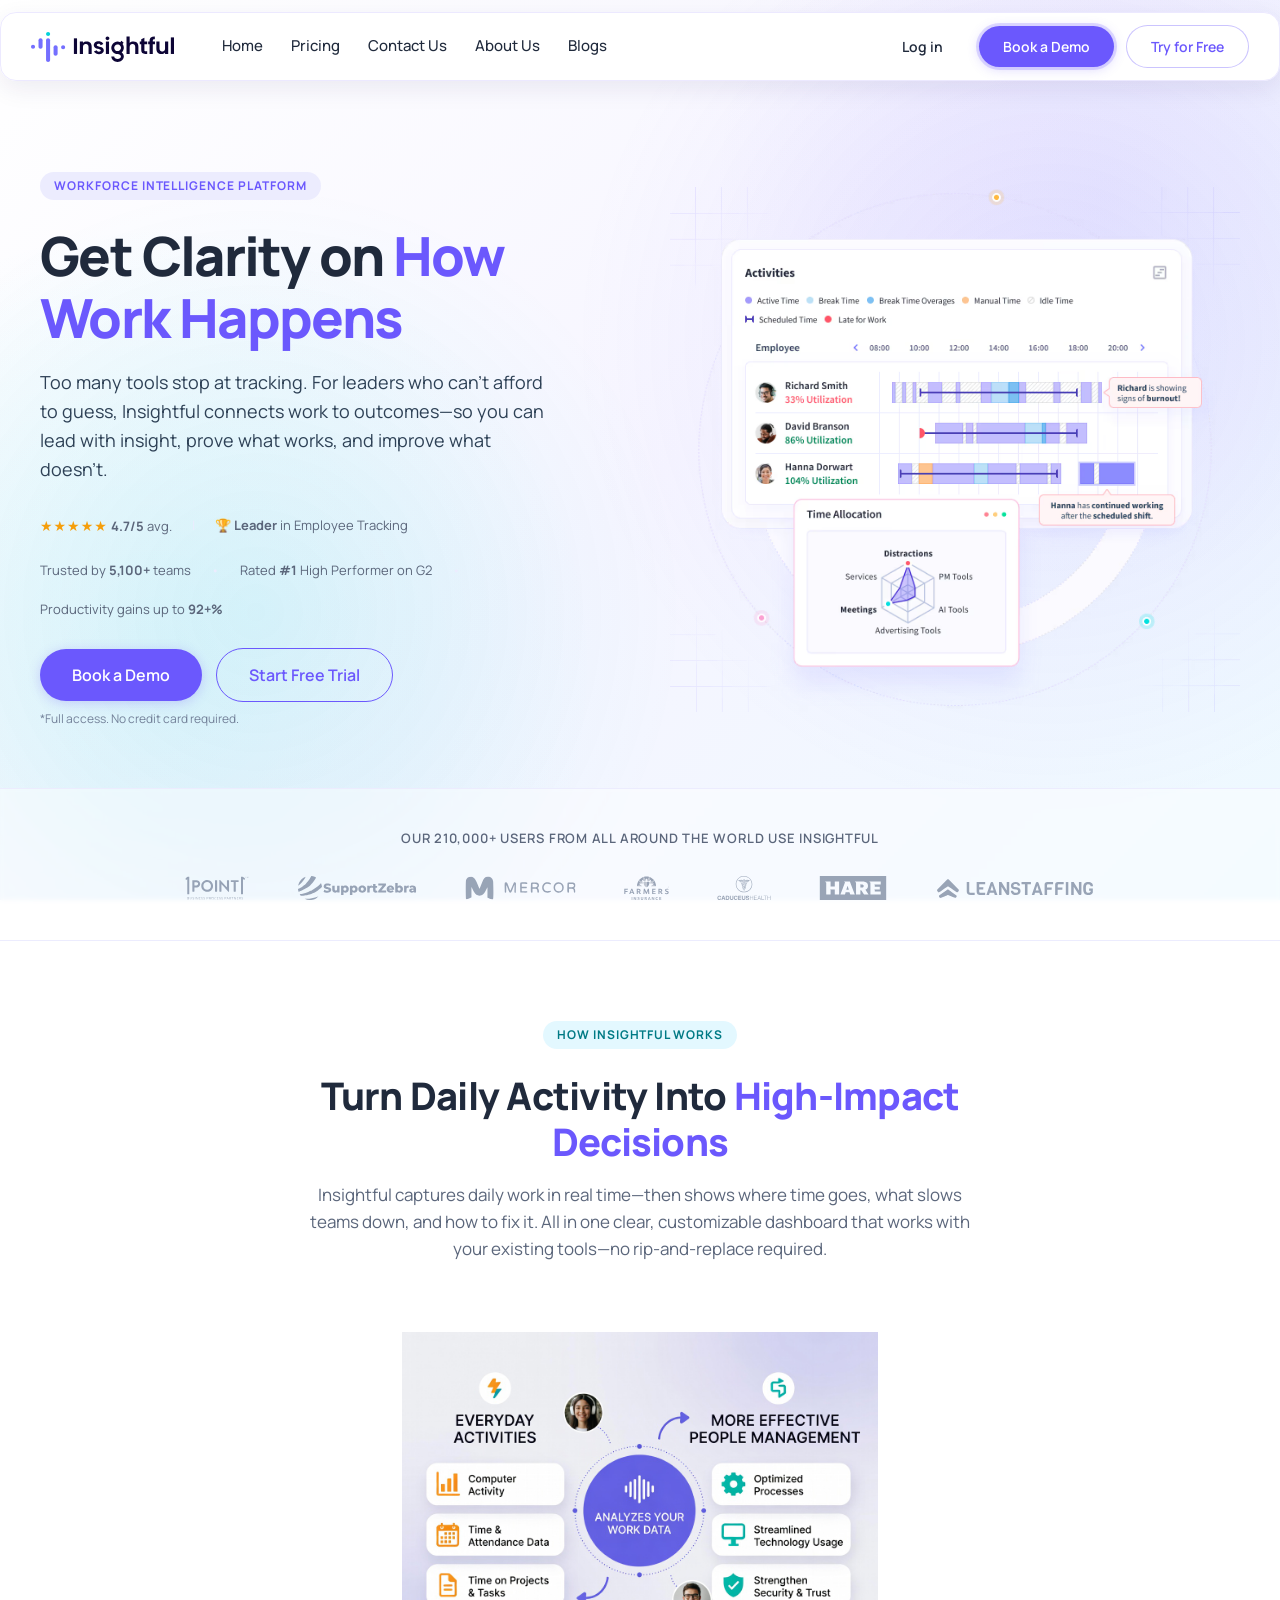
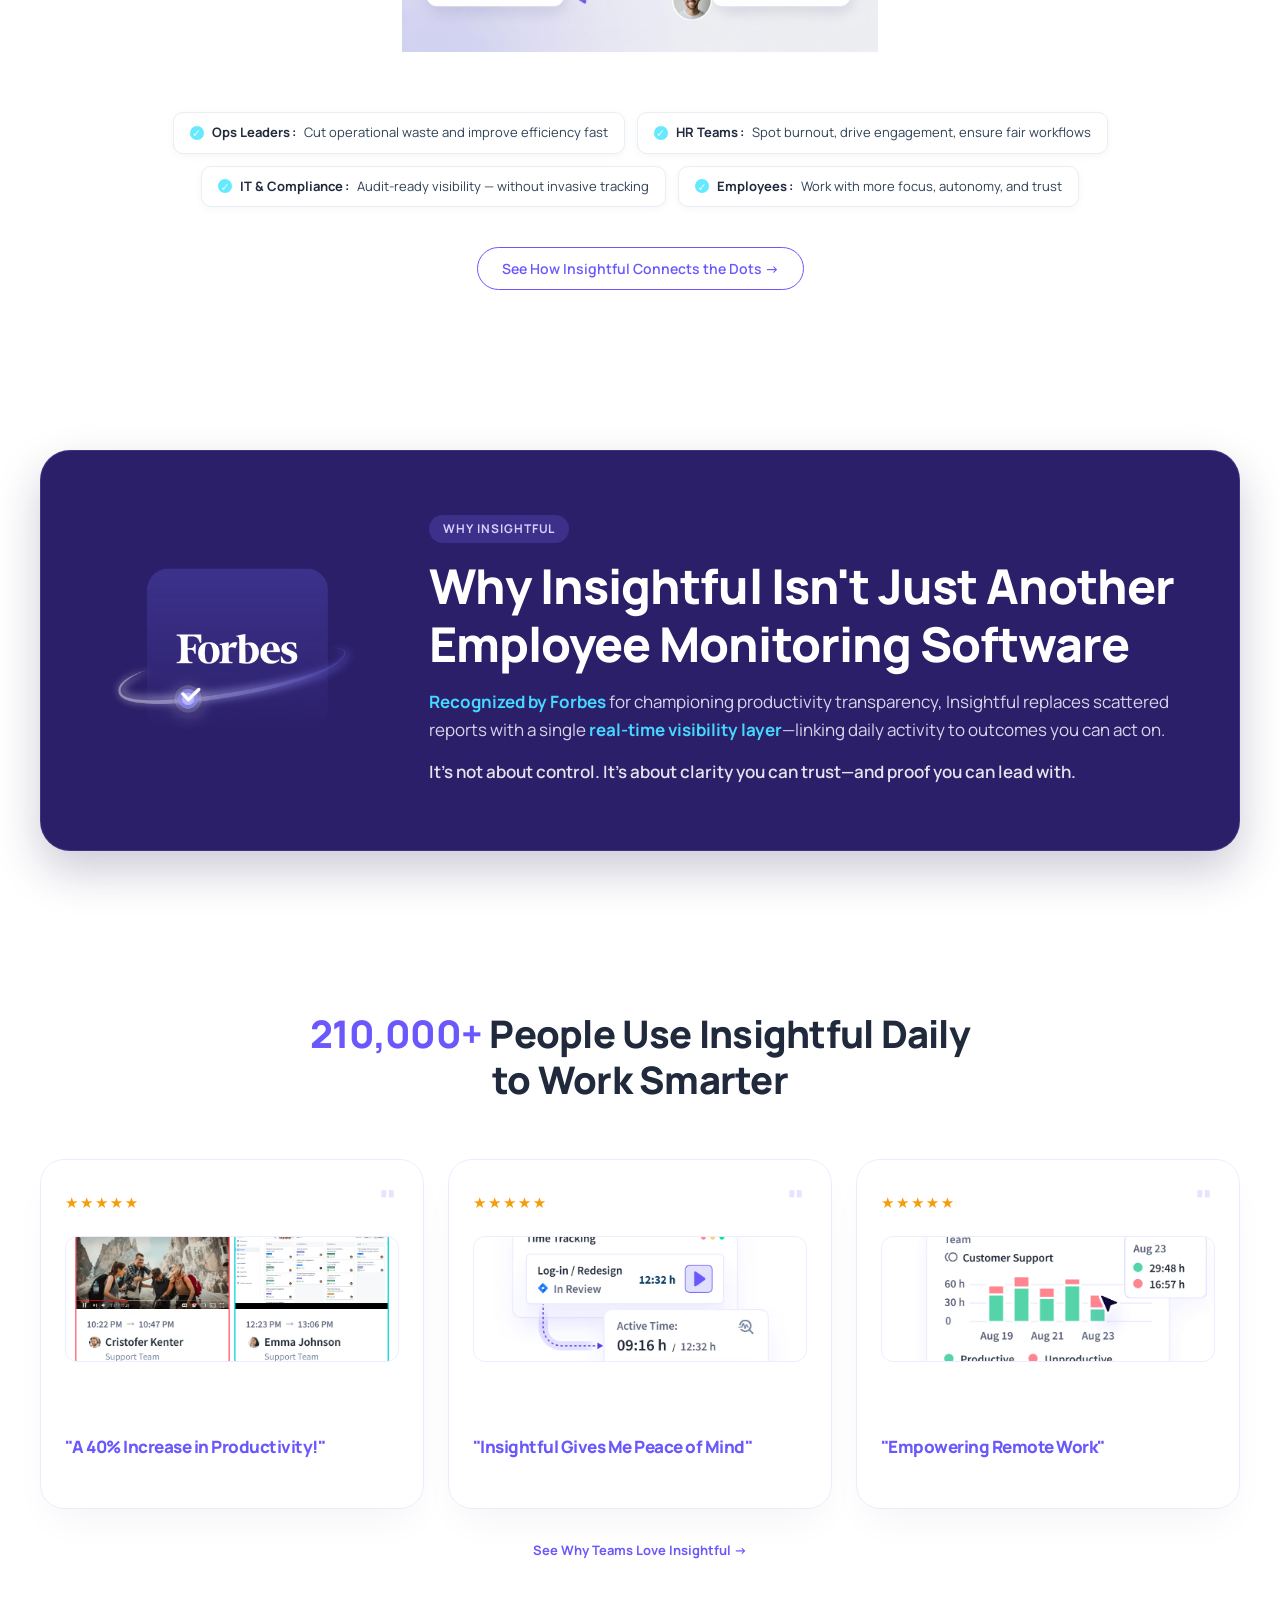
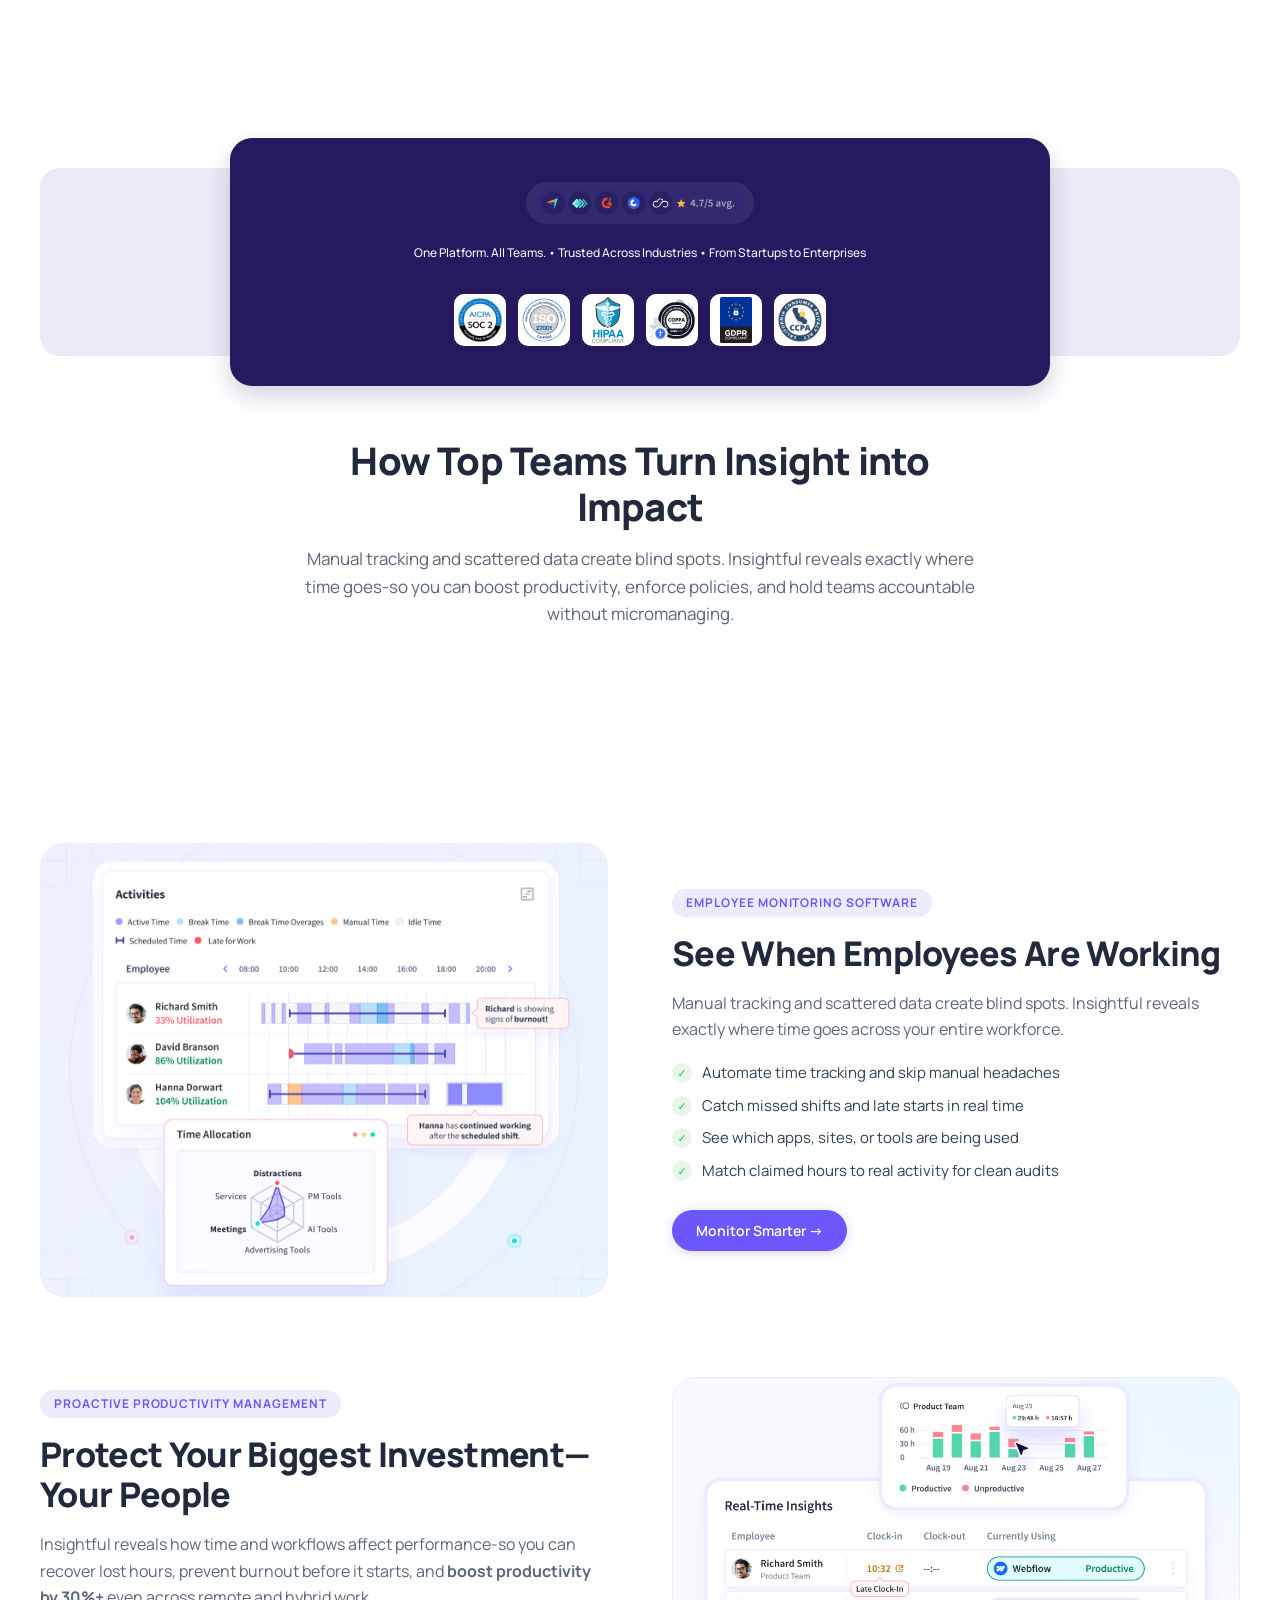
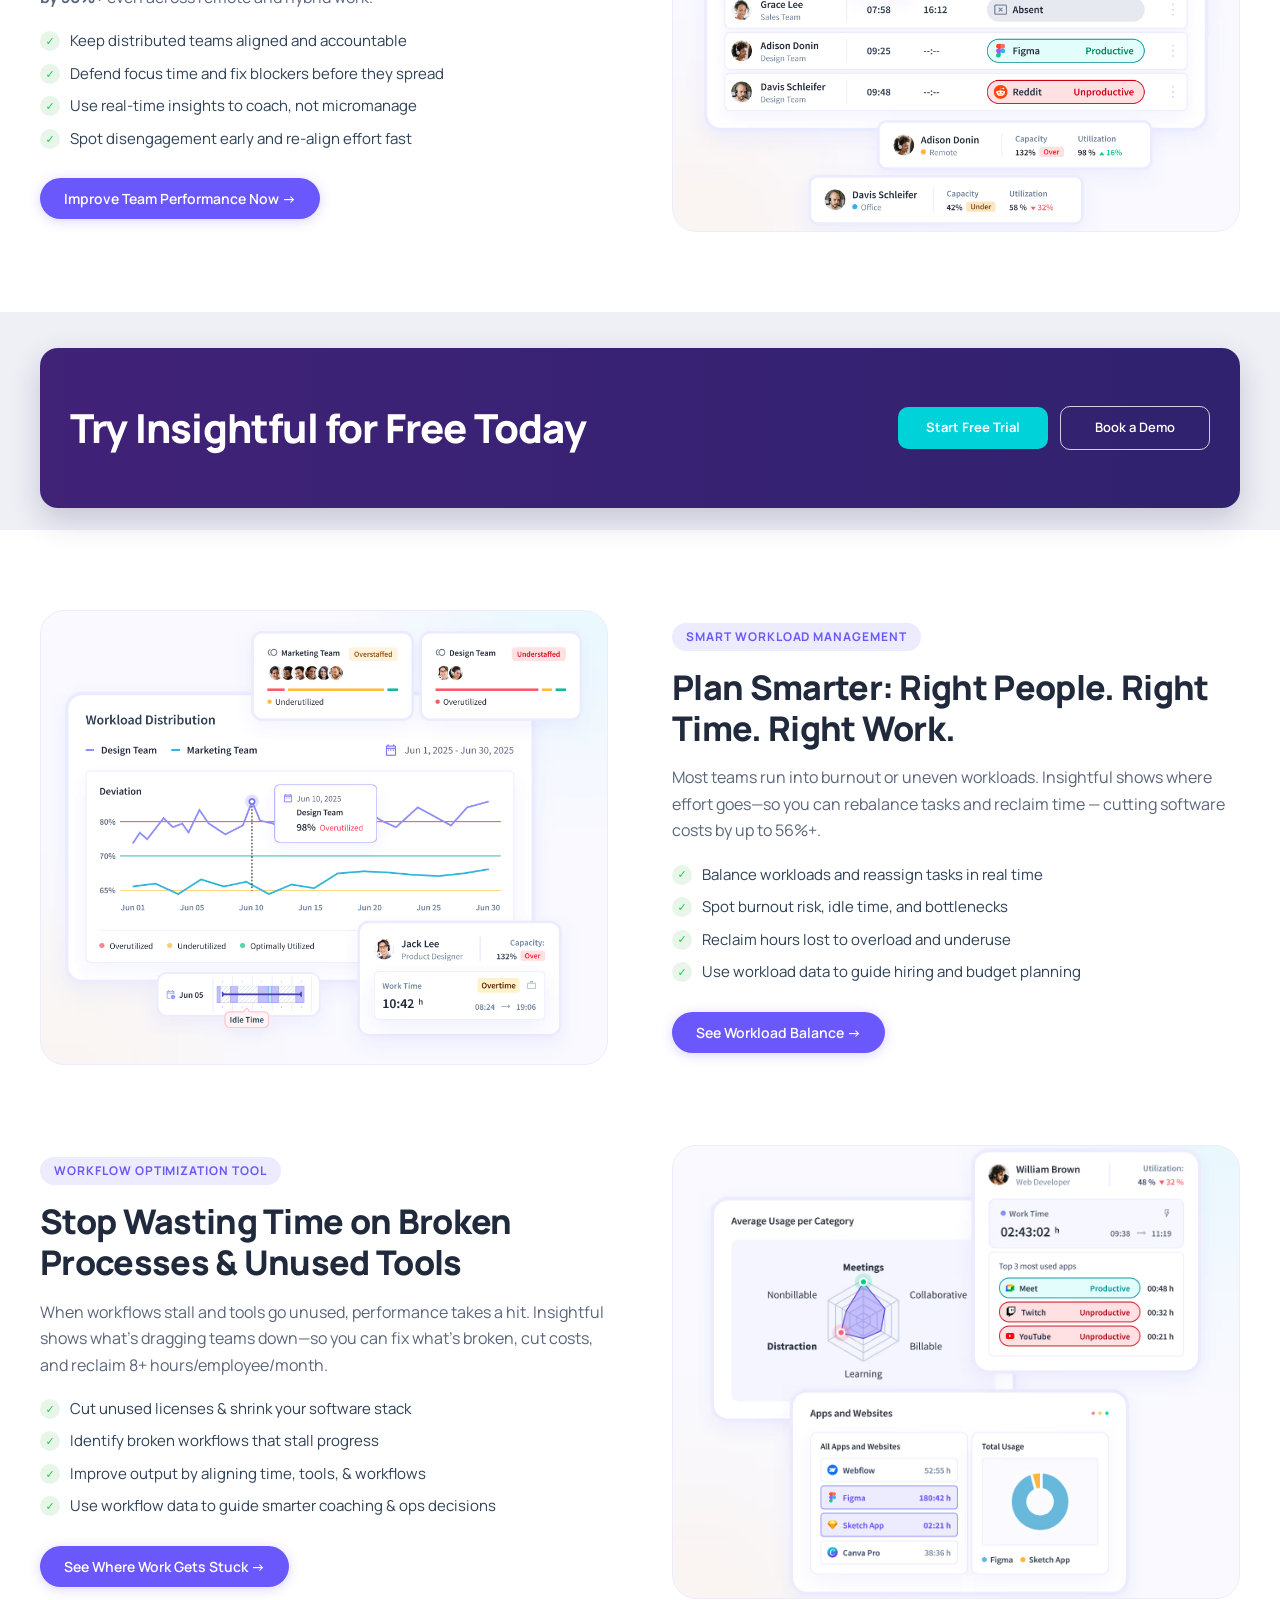
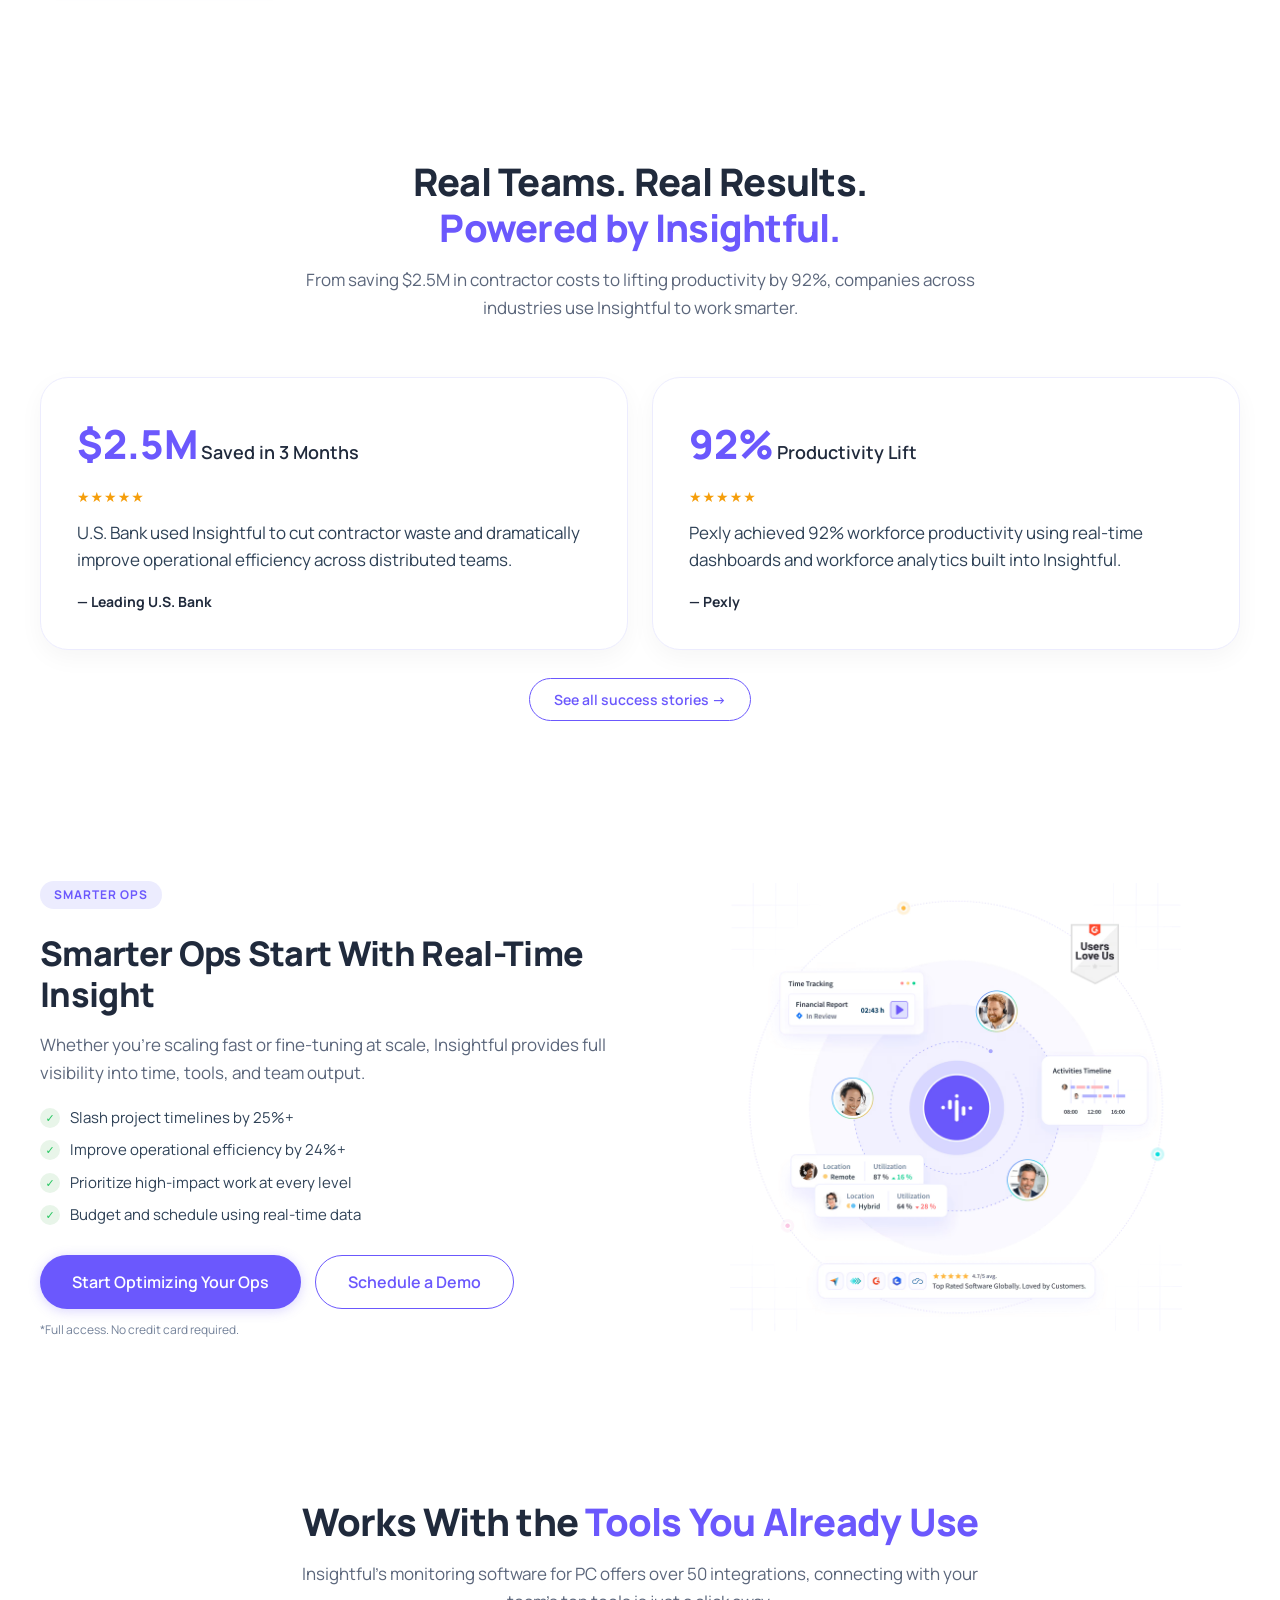
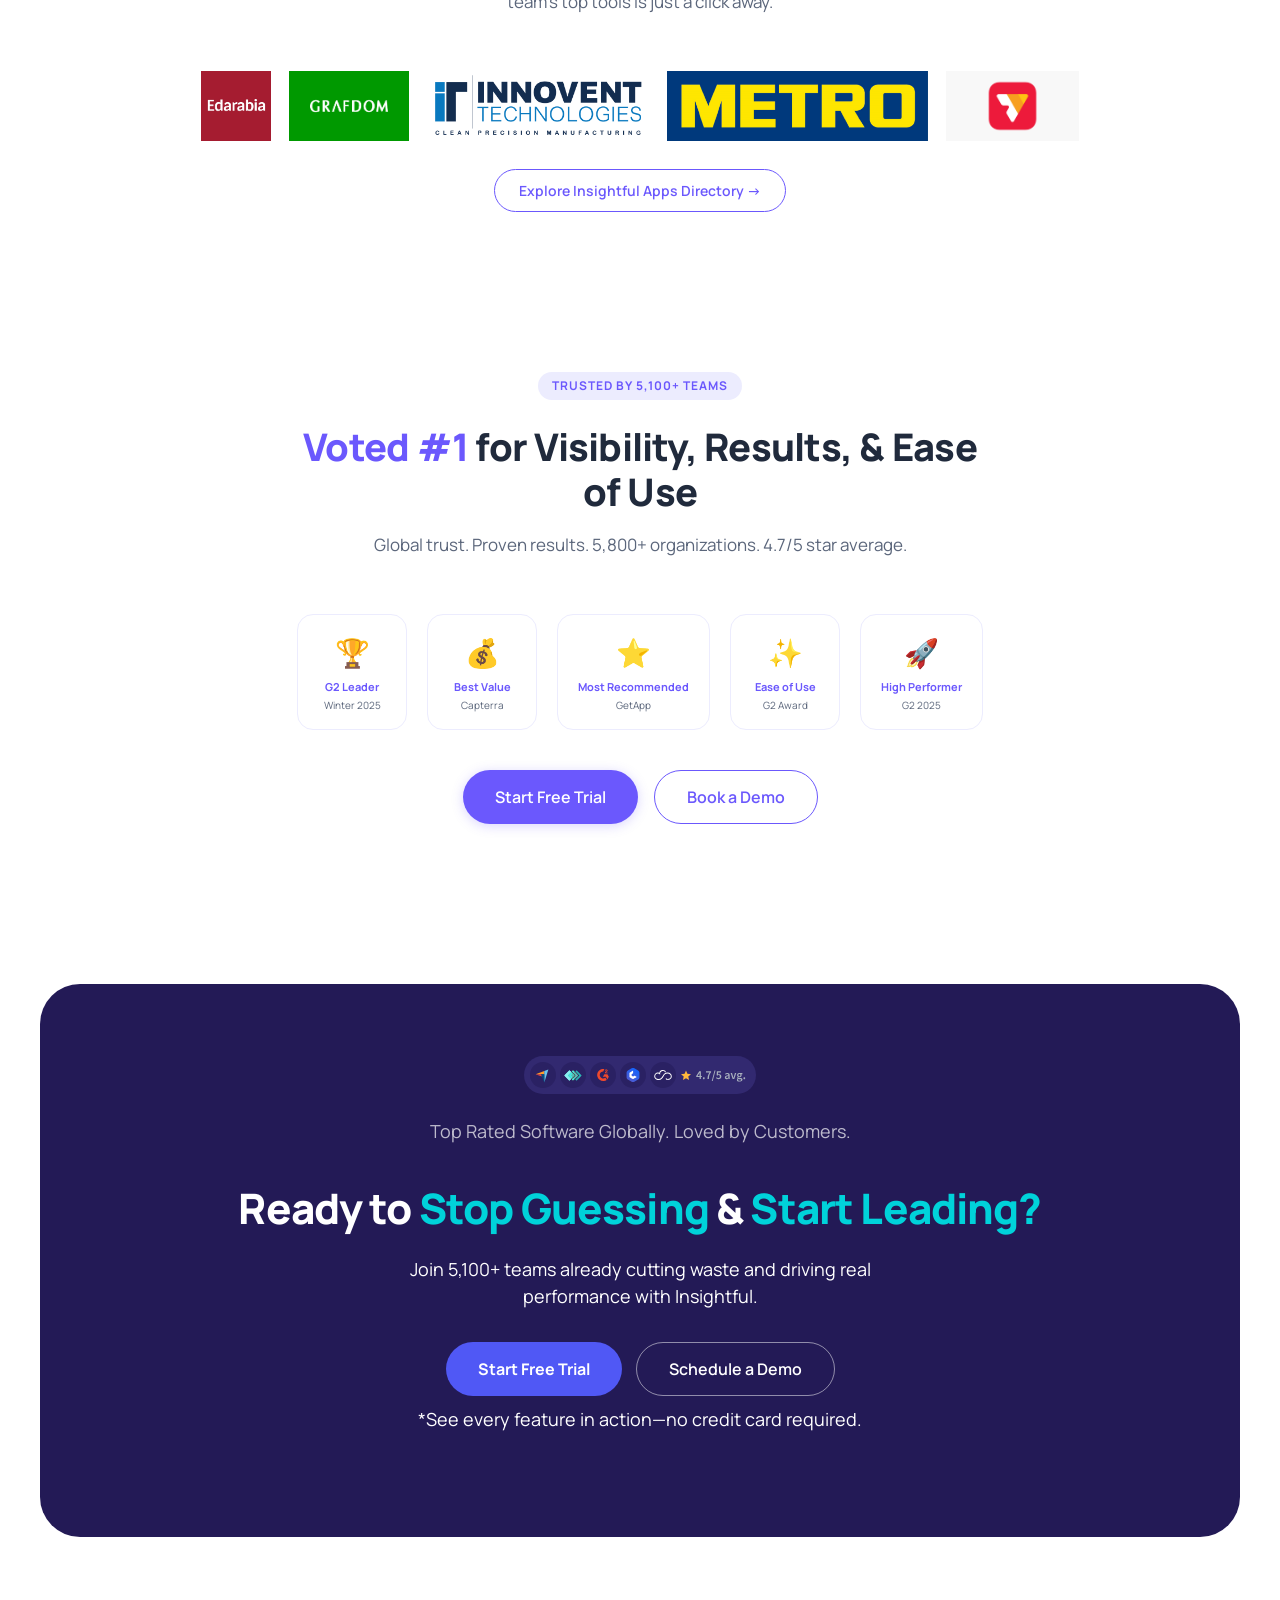
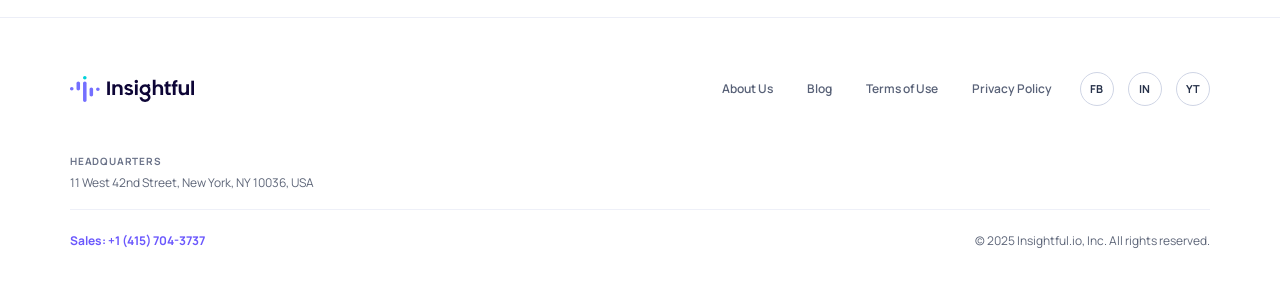
<file: index.html>
<!DOCTYPE html>
<html lang="en">
<head>
  <meta charset="UTF-8">
  <meta name="viewport" content="width=device-width, initial-scale=1.0">
  <title>Insightful | Workforce Intelligence Platform</title>
  <link href="https://fonts.googleapis.com/css2?family=Manrope:wght@400;500;600;700;800&display=swap" rel="stylesheet">
    <link rel="stylesheet" href="style.css">
</head>
<body>

<!-- ═══ NAVBAR ═══ -->
<header class="navbar">
  <nav class="nav-inner">
    <a href="#" class="logo">
      <img src="logo/62fa18b88ff443465a9796cf_insightful-logo-primary (1).svg" alt="Insightful" class="logo-image">
    </a>
    <div class="nav-links">
      <a href="index.html">Home</a>
      <a href="#">Pricing</a>
      <a href="contactus.html">Contact Us</a>
      <a href="aboutus.html">About Us</a>
      <a href="#">Blogs</a>
    </div>
    <div class="nav-actions">
      <a href="#" class="btn btn-ghost">Log in</a>
      <a href="#" class="btn btn-purple">Book a Demo</a>
      <a href="#" class="btn btn-teal">Try for Free</a>
    </div>
  </nav>
</header>

<!-- ═══ HERO ═══ -->
<section class="hero">
  <div class="container">
    <div class="hero-inner">
      <div class="hero-content">
        <span class="badge badge-purple">Workforce Intelligence Platform</span>
        <h1>Get Clarity on <span class="accent">How Work Happens</span></h1>
        <p class="hero-desc">Too many tools stop at tracking. For leaders who can't afford to guess, Insightful connects work to outcomes—so you can lead with insight, prove what works, and improve what doesn't.</p>

        <!-- Trust badges row -->
        <div class="trust-stats" style="margin-bottom: 24px;">
          <span><span class="stars">★★★★★</span> <strong>4.7/5</strong> avg.</span>
          <span style="color: var(--border);">|</span>
          <span>🏆 <strong>Leader</strong> in Employee Tracking</span>
        </div>
        <div class="trust-stats" style="margin-bottom: 28px; font-size: 13px;">
          <span>Trusted by <strong>5,100+</strong> teams</span>
          <span style="color: var(--border);">•</span>
          <span>Rated <strong>#1</strong> High Performer on G2</span>
          <span style="color: var(--border);">•</span>
          <span>Productivity gains up to <strong>92+%</strong></span>
        </div>

        <div class="hero-cta-row">
          <a href="#" class="btn btn-purple btn-lg">Book a Demo</a>
          <a href="#" class="btn btn-outline btn-lg">Start Free Trial</a>
        </div>
        <p class="hero-fine">*Full access. No credit card required.</p>
      </div>

      <!-- Hero Visual -->
      <div class="hero-visual">
        <img class="hero-visual-image" src="./images/686e2ea501c2497883c01360_01.avif" alt="Workforce activity dashboard">
      </div>
    </div>
  </div>
</section>

<!-- ═══ LOGO CLOUD ═══ -->
<div class="logo-cloud">
  <div class="container">
    <p class="logo-cloud-label">Our 210,000+ Users from All Around the World Use Insightful</p>
    <div class="client-logos">
      <div class="client-logo">
        <img src="./images/6822ffd993c9660691750fb2_Layer_1.svg" alt="SupportZebra">
      </div>
      <div class="client-logo">
        <img src="./images/6822ffd987b76987ec12130b_Group%207187.svg" alt="Hare">
      </div>
      <div class="client-logo">
        <img src="./images/68ca94c948a5f8f3b9c0d2c4_mercor.svg" alt="Mercor">
      </div>
      <div class="client-logo">
        <img src="./images/6822ffd9758002338acd919a_Group%206054.svg" alt="Farmers Insurance">
      </div>
      <div class="client-logo">
        <img src="./images/6823000bfdf4fac7137b2857_Group%207179.svg" alt="Caduceus Health">
      </div>
      <div class="client-logo">
        <img src="./images/6823000b121a527a5a515b74_Layer_1.svg" alt="Point">
      </div>
      <div class="client-logo">
        <img src="./images/6823000bbf2cca23eadeb5e1_5fd8eefdd28918919032a337_lean-staffing-logo%201.svg" alt="Lean Staffing">
      </div>
    </div>
  </div>
</div>

<!-- ═══ HOW IT WORKS ═══ -->
<section class="section" style="background:#ffffff !important;background-image:none !important;">
  <div class="container">
    <div class="section-header">
      <span class="badge badge-teal">How Insightful Works</span>
      <h2>Turn Daily Activity Into <span class="text-purple">High-Impact Decisions</span></h2>
      <p>Insightful captures daily work in real time—then shows where time goes, what slows teams down, and how to fix it. All in one clear, customizable dashboard that works with your existing tools—no rip-and-replace required.</p>
    </div>
    <div class="process-image-wrap">
      <img class="process-image" src="./images/ZxSjY.jpg" alt="Insightful work data process flow">
    </div>
    <div class="audience-grid">
      <div class="audience-card">
        <span class="audience-emoji">✓</span>
        <h4>Ops Leaders</h4>
        <p>Cut operational waste and improve efficiency fast</p>
      </div>
      <div class="audience-card">
        <span class="audience-emoji">✓</span>
        <h4>HR Teams</h4>
        <p>Spot burnout, drive engagement, ensure fair workflows</p>
      </div>
      <div class="audience-card">
        <span class="audience-emoji">✓</span>
        <h4>IT & Compliance</h4>
        <p>Audit-ready visibility — without invasive tracking</p>
      </div>
      <div class="audience-card">
        <span class="audience-emoji">✓</span>
        <h4>Employees</h4>
        <p>Work with more focus, autonomy, and trust</p>
      </div>
    </div>
    <div style="text-align:center;">
      <a href="#" class="btn btn-outline">See How Insightful Connects the Dots →</a>
    </div>
  </div>
</section>

<!-- ═══ FORBES / WHY DIFFERENT ═══ -->
<section class="section-light">
  <div class="container">
    <div class="forbes-card">
      <div class="two-col">
        <div class="forbes-visual">
          <img src="./images/6840175207046165c7ec65c7_Frame 10252.avif" alt="Forbes style insight visual">
        </div>
        <div class="forbes-content">
        <span class="badge badge-purple">Why Insightful</span>
        <h2>Why Insightful Isn't Just Another Employee Monitoring Software</h2>
        <p><span class="forbes-highlight">Recognized by Forbes</span> for championing productivity transparency, Insightful replaces scattered reports with a single <span class="forbes-highlight">real-time visibility layer</span>—linking daily activity to outcomes you can act on.</p>
        <p>It's not about control. It's about clarity you can trust—and proof you can lead with.</p>
        </div>
      </div>
    </div>
  </div>
</section>

<!-- ═══ STATS ═══ -->
<section class="section">
  <div class="container">
    <div class="section-header">
      <h2><span class="text-purple">210,000+</span> People Use Insightful Daily to Work Smarter</h2>
    </div>
    <div class="stats-grid">
      <div class="stat-card">
        <div class="card-face card-front">
          <div>
            <div class="card-top">
              <span>★★★★★</span>
              <span class="card-quote">"</span>
            </div>
            <img src="./images/emma.avif" alt="Emma activity tracking" class="card-media">
          </div>
          <h4 class="card-title">"A 40% Increase in Productivity!"</h4>
        </div>
        <div class="card-face card-back">
          <div class="card-top">
            <span>★★★★★</span>
            <span class="card-quote">"</span>
          </div>
          <p class="card-back-text">"Insightful's <a href="#">screen tracking</a> is easy to use, has great customer support, and is adaptable to your needs. My organization has had a <strong>40%</strong> increase in productivity because I need less time to manage staff and have more time to focus on scalability."</p>
        </div>
      </div>
      <div class="stat-card">
        <div class="card-face card-front">
          <div>
            <div class="card-top">
              <span>★★★★★</span>
              <span class="card-quote">"</span>
            </div>
            <img src="./images/time.avif" alt="Time tracking dashboard" class="card-media">
          </div>
          <h4 class="card-title">"Insightful Gives Me Peace of Mind"</h4>
        </div>
        <div class="card-face card-back">
          <div class="card-top">
            <span>★★★★★</span>
            <span class="card-quote">"</span>
          </div>
          <p class="card-back-text">"As an employee, Insightful's <a href="#">time tracking software</a> helps me keep track of my time so I am always aware of my productivity. It gives me peace of mind knowing that when my numbers are good, my manager knows I am giving 100%."</p>
        </div>
      </div>
      <div class="stat-card">
        <div class="card-face card-front">
          <div>
            <div class="card-top">
              <span>★★★★★</span>
              <span class="card-quote">"</span>
            </div>
            <img src="./images/team.avif" alt="Team productivity overview" class="card-media">
          </div>
          <h4 class="card-title">"Empowering Remote Work"</h4>
        </div>
        <div class="card-face card-back">
          <div class="card-top">
            <span>★★★★★</span>
            <span class="card-quote">"</span>
          </div>
          <p class="card-back-text">"Before Insightful's <a href="#">remote work software</a>, I struggled to understand how remote employees spent their time. The productivity dashboard is amazing; I can see who is productive, absent, or idle. Customer support is always there."</p>
        </div>
      </div>
    </div>
    <a href="#" class="stats-cta">See Why Teams Love Insightful →</a>
  </div>
</section>

<section class="section-light">
    <div class="container">
        <div class="compliance-strip-wrap">
            <div class="compliance-strip">
                <div class="compliance-top-icons-pill">
                    <img src="./images/topIcons.svg" alt="Trust indicators" class="compliance-top-icons">
                </div>
                <p class="compliance-copy">One Platform. All Teams. • Trusted Across Industries • From Startups to Enterprises</p>
                <div class="compliance-badges">
                    <span class="compliance-badge-item"><img src="./images/SOC2.png" alt="SOC 2"></span>
                    <span class="compliance-badge-item"><img src="./images/ISO%2027001.png" alt="ISO 27001"></span>
                    <span class="compliance-badge-item"><img src="./images/hipaa.svg" alt="HIPAA"></span>
                    <span class="compliance-badge-item"><img src="./images/coppa.svg" alt="COPPA"></span>
                    <span class="compliance-badge-item"><img src="./images/gdpr.svg" alt="GDPR"></span>
                    <span class="compliance-badge-item"><img src="./images/CCPA.png" alt="CCPA"></span>
                </div>
            </div>
        </div>
        <div class="section-header">
            <h2>How Top Teams Turn Insight into Impact</h2>
            <p>Manual tracking and scattered data create blind spots. Insightful reveals exactly where time goes-so you can boost productivity, enforce policies, and hold teams accountable without micromanaging.</p>
        </div>
    </div>
</section>
<!-- ═══ FEATURE ROWS ═══ -->
<section class="section-light">
  <div class="container">

    <!-- Employee Monitoring -->
    <div class="feature-row">
      <div class="feature-img">
        <img class="feature-shot" src="./images/686e2ea501c2497883c01360_01.avif" alt="Employee monitoring activity dashboard">
      </div>
      <div class="feature-content">
        <span class="badge badge-purple">Employee Monitoring Software</span>
        <h2>See When Employees Are Working</h2>
        <p>Manual tracking and scattered data create blind spots. Insightful reveals exactly where time goes across your entire workforce.</p>
        <ul class="check-list">
          <li><span class="check-icon">✓</span> Automate time tracking and skip manual headaches</li>
          <li><span class="check-icon">✓</span> Catch missed shifts and late starts in real time</li>
          <li><span class="check-icon">✓</span> See which apps, sites, or tools are being used</li>
          <li><span class="check-icon">✓</span> Match claimed hours to real activity for clean audits</li>
        </ul>
        <a href="#" class="btn btn-purple">Monitor Smarter →</a>
      </div>
    </div>

    <!-- Productivity Management -->
    <div class="feature-row">
      <div class="feature-content">
        <span class="badge badge-purple">Proactive Productivity Management</span>
        <h2>Protect Your Biggest Investment—Your People</h2>
        <p>Insightful reveals how time and workflows affect performance-so you can recover lost hours, prevent burnout before it starts, and <strong>boost productivity by 30%+</strong> even across remote and hybrid work.</p>
        <ul class="check-list">
          <li><span class="check-icon">✓</span> Keep distributed teams aligned and accountable</li>
          <li><span class="check-icon">✓</span> Defend focus time and fix blockers before they spread</li>
          <li><span class="check-icon">✓</span> Use real-time insights to coach, not micromanage</li>
          <li><span class="check-icon">✓</span> Spot disengagement early and re-align effort fast</li>
        </ul>
        <a href="#" class="btn btn-purple">Improve Team Performance Now →</a>
      </div>
      <div class="feature-img">
        <img class="feature-shot" src="./images/people%20boost.avif" alt="Productivity management dashboard and team insights">
      </div>
    </div>

  </div>
</section>

<section class="inline-cta-section">
  <div class="container">
    <div class="inline-cta-banner">
      <h2 class="inline-cta-title">Try Insightful for Free Today</h2>
      <div class="inline-cta-actions">
        <a href="#" class="btn btn-teal">Start Free Trial</a>
        <a href="#" class="btn btn-outline-light">Book a Demo</a>
      </div>
    </div>
  </div>
</section>
<!-- ═══ WORKLOAD + WORKFLOW ═══ -->
<section class="section">
  <div class="container">

    <!-- Workload Management -->
    <div class="feature-row reverse" style="margin-bottom:80px;">
      <div class="feature-content">
        <span class="badge badge-purple">Smart Workload Management</span>
        <h2>Plan Smarter: Right People. Right Time. Right Work.</h2>
        <p>Most teams run into burnout or uneven workloads. Insightful shows where effort goes—so you can rebalance tasks and reclaim time — cutting software costs by up to 56%+.</p>
        <ul class="check-list">
          <li><span class="check-icon">✓</span> Balance workloads and reassign tasks in real time</li>
          <li><span class="check-icon">✓</span> Spot burnout risk, idle time, and bottlenecks</li>
          <li><span class="check-icon">✓</span> Reclaim hours lost to overload and underuse</li>
          <li><span class="check-icon">✓</span> Use workload data to guide hiring and budget planning</li>
        </ul>
        <a href="#" class="btn btn-purple">See Workload Balance →</a>
      </div>
      <div class="feature-img">
        <img class="feature-shot" src="./images/plan smart.avif" alt="Workload management overview dashboard">
      </div>
    </div>

    <!-- Workflow Optimization -->
    <div class="feature-row">
      <div class="feature-content">
        <span class="badge badge-purple">Workflow Optimization Tool</span>
        <h2>Stop Wasting Time on Broken Processes & Unused Tools</h2>
        <p>When workflows stall and tools go unused, performance takes a hit. Insightful shows what's dragging teams down—so you can fix what's broken, cut costs, and reclaim 8+ hours/employee/month.</p>
        <ul class="check-list">
          <li><span class="check-icon">✓</span> Cut unused licenses & shrink your software stack</li>
          <li><span class="check-icon">✓</span> Identify broken workflows that stall progress</li>
          <li><span class="check-icon">✓</span> Improve output by aligning time, tools, & workflows</li>
          <li><span class="check-icon">✓</span> Use workflow data to guide smarter coaching & ops decisions</li>
        </ul>
        <a href="#" class="btn btn-purple">See Where Work Gets Stuck →</a>
      </div>
      <div class="feature-img">
        <img class="feature-shot" src="./images/stop wasting time.avif" alt="Workflow optimization and tool usage dashboard">
      </div>
    </div>
  </div>
</section>

<!-- ═══ TESTIMONIALS ═══ -->
<section class="section-light">
  <div class="container">
    <div class="section-header">
      <h2>Real Teams. Real Results.<br><span class="text-purple">Powered by Insightful.</span></h2>
      <p>From saving $2.5M in contractor costs to lifting productivity by 92%, companies across industries use Insightful to work smarter.</p>
    </div>
    <div class="testimonial-grid">
      <div class="testimonial-card">
        <div style="margin-bottom:8px;"><span class="result-badge">$2.5M</span> <span class="result-label">Saved in 3 Months</span></div>
        <span class="stars">★★★★★</span>
        <blockquote>U.S. Bank used Insightful to cut contractor waste and dramatically improve operational efficiency across distributed teams.</blockquote>
        <cite>— Leading U.S. Bank</cite>
      </div>
      <div class="testimonial-card">
        <div style="margin-bottom:8px;"><span class="result-badge">92%</span> <span class="result-label">Productivity Lift</span></div>
        <span class="stars">★★★★★</span>
        <blockquote>Pexly achieved 92% workforce productivity using real-time dashboards and workforce analytics built into Insightful.</blockquote>
        <cite>— Pexly</cite>
      </div>
    </div>
    <div style="text-align:center;margin-top:28px;">
      <a href="#" class="btn btn-outline">See all success stories →</a>
    </div>
  </div>
</section>

<!-- ═══ SMARTER OPS ═══ -->
<section class="section smartops-section">
  <div class="container">
    <div class="two-col">
      <div>
        <span class="badge badge-purple">Smarter Ops</span>
        <h2 style="font-size:34px;font-weight:800;letter-spacing:-0.02em;line-height:1.2;margin-bottom:16px;">Smarter Ops Start With Real-Time Insight</h2>
        <p style="font-size:17px;color:var(--text-muted);line-height:1.65;margin-bottom:20px;">Whether you're scaling fast or fine-tuning at scale, Insightful provides full visibility into time, tools, and team output.</p>
        <ul class="check-list">
          <li><span class="check-icon">✓</span> Slash project timelines by 25%+</li>
          <li><span class="check-icon">✓</span> Improve operational efficiency by 24%+</li>
          <li><span class="check-icon">✓</span> Prioritize high-impact work at every level</li>
          <li><span class="check-icon">✓</span> Budget and schedule using real-time data</li>
        </ul>
        <div style="display:flex;gap:14px;flex-wrap:wrap;margin-top:28px;">
          <a href="#" class="btn btn-purple btn-lg">Start Optimizing Your Ops</a>
          <a href="#" class="btn btn-outline btn-lg">Schedule a Demo</a>
        </div>
        <p style="font-size:12px;color:var(--text-faint);margin-top:12px;">*Full access. No credit card required.</p>
      </div>
      <div class="feature-img smartops-visual">
        <img src="images/smartops.avif" alt="Smart Ops dashboard" class="feature-shot" />
      </div>
    </div>
  </div>
</section>

<!-- ═══ INTEGRATIONS ═══ -->
<section class="section-light">
  <div class="container">
    <div class="section-header">
      <h2>Works With the <span class="text-purple">Tools You Already Use</span></h2>
      <p>Insightful's monitoring software for PC offers over 50 integrations, connecting with your team's top tools is just a click away.      </p>
    </div>
    <div class="integrations-logos" style="display:flex;flex-wrap:wrap;gap:18px;justify-content:center;align-items:center;margin-bottom:28px;">
      <img src="logo/edarabia.jpg" alt="Edarabia logo" class="feature-shot" style="max-height:70px;width:auto;object-fit:contain;" />
      <img src="logo/grafdom.jpg" alt="Grafdom logo" class="feature-shot" style="max-height:70px;width:auto;object-fit:contain;" />
      <img src="logo/Innovent-Technologies.png" alt="Innovent Technologies logo" class="feature-shot" style="max-height:70px;width:auto;object-fit:contain;" />
      <img src="logo/metro.png" alt="Metro logo" class="feature-shot" style="max-height:70px;width:auto;object-fit:contain;" />
      <img src="logo/vyapar.png" alt="Vyapar logo" class="feature-shot" style="max-height:70px;width:auto;object-fit:contain;" />
    </div>
    <div style="text-align:center;">
      <a href="#" class="btn btn-outline">Explore Insightful Apps Directory →</a>
    </div>
  </div>
</section>

<!-- ═══ AWARDS ═══ -->
<section class="section" style="background-color:#ffffff !important;background-image:none !important;">
  <div class="container">
    <div class="section-header">
      <span class="badge badge-purple">Trusted by 5,100+ Teams</span>
      <h2><span class="text-purple">Voted #1</span> for Visibility, Results, & Ease of Use</h2>
      <p>Global trust. Proven results. 5,800+ organizations. 4.7/5 star average.</p>
    </div>
    <div class="awards-row">
      <div class="award-badge"><div class="award-icon">🏆</div><div class="award-name">G2 Leader</div><div class="award-sub">Winter 2025</div></div>
      <div class="award-badge"><div class="award-icon">💰</div><div class="award-name">Best Value</div><div class="award-sub">Capterra</div></div>
      <div class="award-badge"><div class="award-icon">⭐</div><div class="award-name">Most Recommended</div><div class="award-sub">GetApp</div></div>
      <div class="award-badge"><div class="award-icon">✨</div><div class="award-name">Ease of Use</div><div class="award-sub">G2 Award</div></div>
      <div class="award-badge"><div class="award-icon">🚀</div><div class="award-name">High Performer</div><div class="award-sub">G2 2025</div></div>
    </div>
    <div style="text-align:center;margin-top:40px;display:flex;justify-content:center;gap:16px;flex-wrap:wrap;">
      <a href="#" class="btn btn-purple btn-lg">Start Free Trial</a>
      <a href="#" class="btn btn-outline btn-lg">Book a Demo</a>
    </div>
  </div>
</section>

<!-- ═══ FINAL CTA ═══ -->
<section class="section-light">
  <div class="container">
    <div class="cta-block">
      <div style="font-size:32px;margin-bottom:12px;"><img src="images/topIcons.svg" alt="Top Rated Software Globally. Loved by Customers."></div>
      <div style="font-size:32px;margin-bottom:12px;"><p>Top Rated Software Globally. Loved by Customers.</p></div>
      <h2>Ready to <span style="color:var(--teal);">Stop Guessing</span> & <span style="color:var(--teal);">Start Leading?</span></h2>
      <p style="color:#ffffff;">Join 5,100+ teams already cutting waste and driving real performance with Insightful.</p>
      <div class="cta-row">
        <a href="#" class="btn btn-lg" style="background:rgb(80, 88, 245);color:#ffffff;font-weight:700;">Start Free Trial</a>
        <a href="#" class="btn btn-outline-light btn-lg">Schedule a Demo</a>
      </div>
      <p class="cta-fine" style="color:#ffffff; margin-top:10px;">*See every feature in action—no credit card required.</p>
    </div>
  </div>
</section>

<!-- ═══ FOOTER ═══ -->
<footer class="footer">
  <div class="container">
    <div class="footer-top">
      <a href="#" class="footer-logo">
        <img src="./logo/62fa18b88ff443465a9796cf_insightful-logo-primary (1).svg" alt="Insightful logo">
      </a>
      <div class="footer-top-nav">
        <a href="#">About Us</a>
        <a href="#">Blog</a>
        <a href="#">Terms of Use</a>
        <a href="#">Privacy Policy</a>
      </div>
      <div class="footer-social">
        <a href="#" aria-label="Facebook"><span>Fb</span></a>
        <a href="#" aria-label="LinkedIn"><span>in</span></a>
        <a href="#" aria-label="YouTube"><span>YT</span></a>
      </div>
    </div>

    <div class="footer-legal">
      <div class="footer-legal-top">
        <div class="footer-address-wrap">
          <div class="footer-address">
            <h5>Headquarters</h5>
            <p>11 West 42nd Street, New York, NY 10036, USA</p>
          </div>
        </div>
      </div>
      <div class="footer-legal-bottom">
        <a href="tel:+14157043737" class="footer-sales">Sales: +1 (415) 704-3737</a>
        <div class="footer-copy-wrap">
          <p>© 2025 Insightful.io, Inc. All rights reserved.</p>
        </div>
      </div>
    </div>
  </div>
</footer>

<script>
  (function () {
    const navbar = document.querySelector(".navbar");
    if (!navbar) return;

    const setNavbarState = () => {
      navbar.classList.toggle("scrolled", window.scrollY > 12);
    };

    setNavbarState();
    window.addEventListener("scroll", setNavbarState, { passive: true });
  })();
</script>

</body>
</html>
</file>
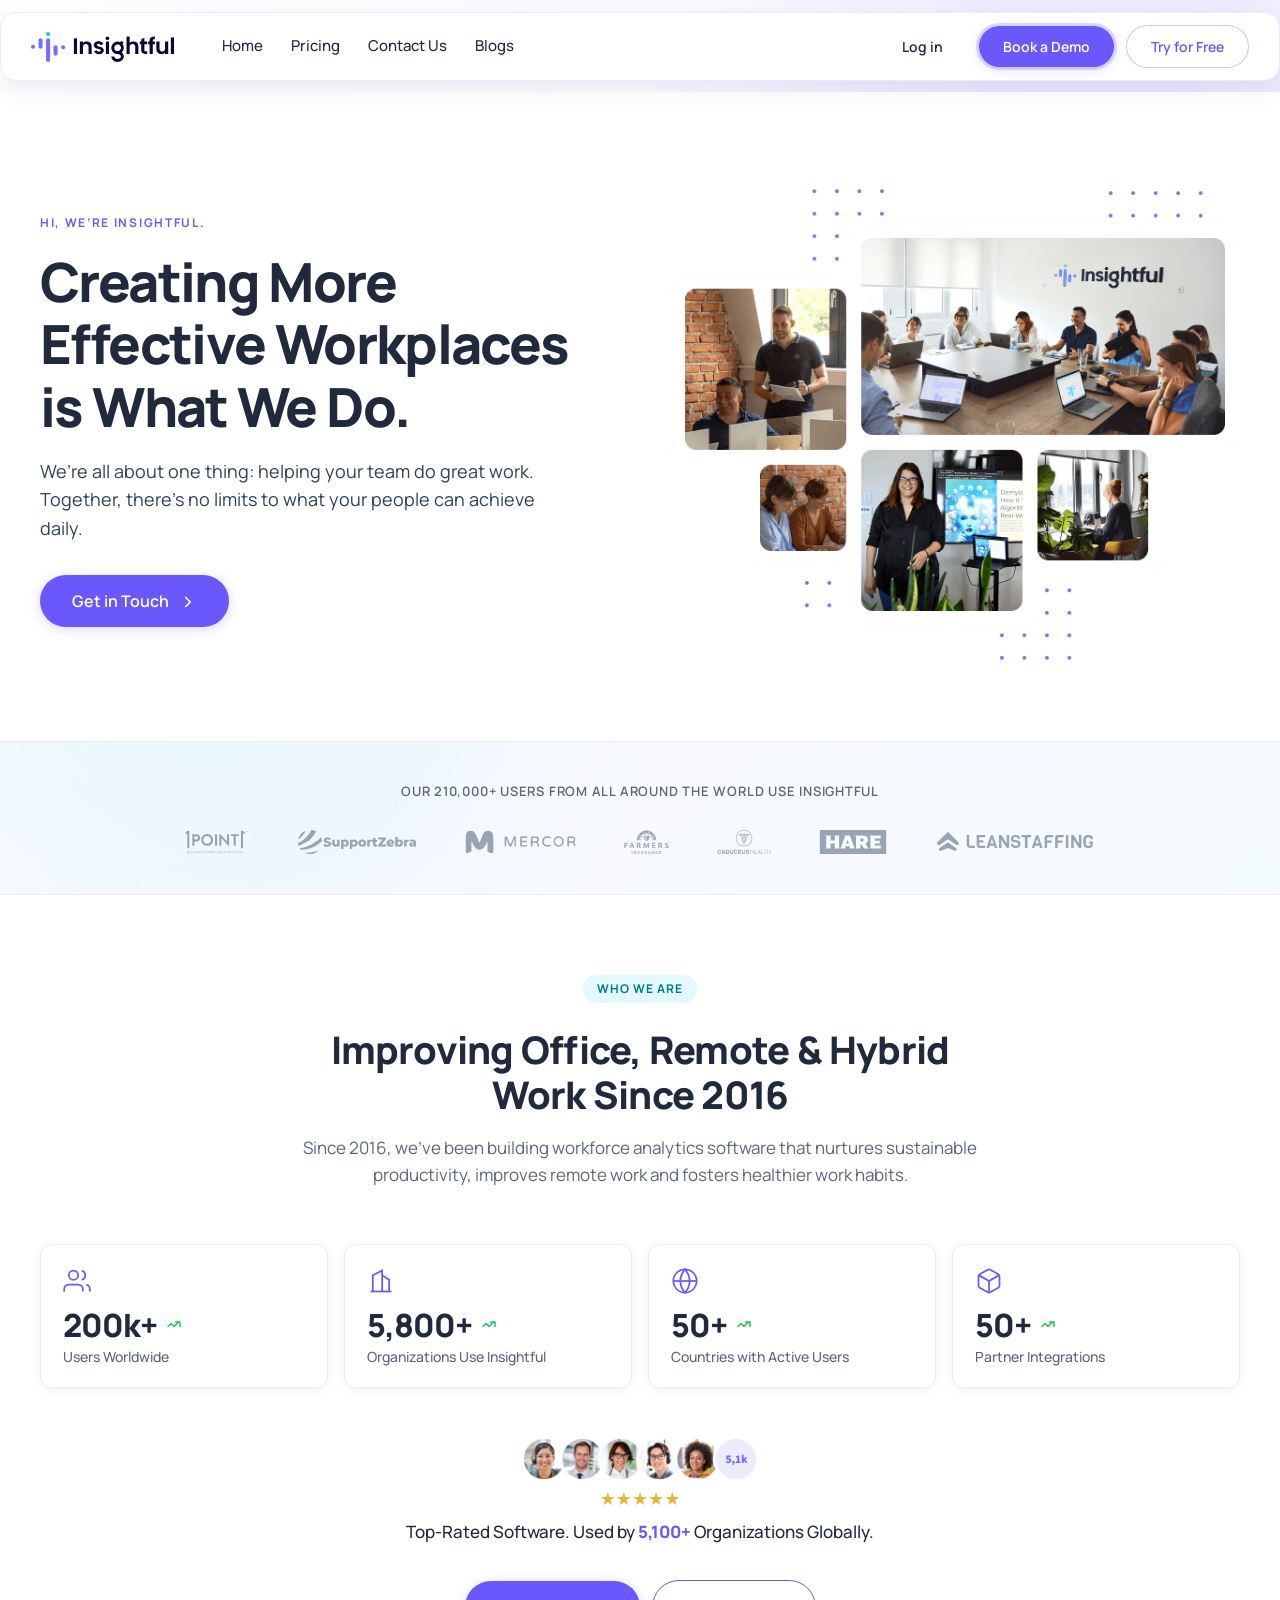
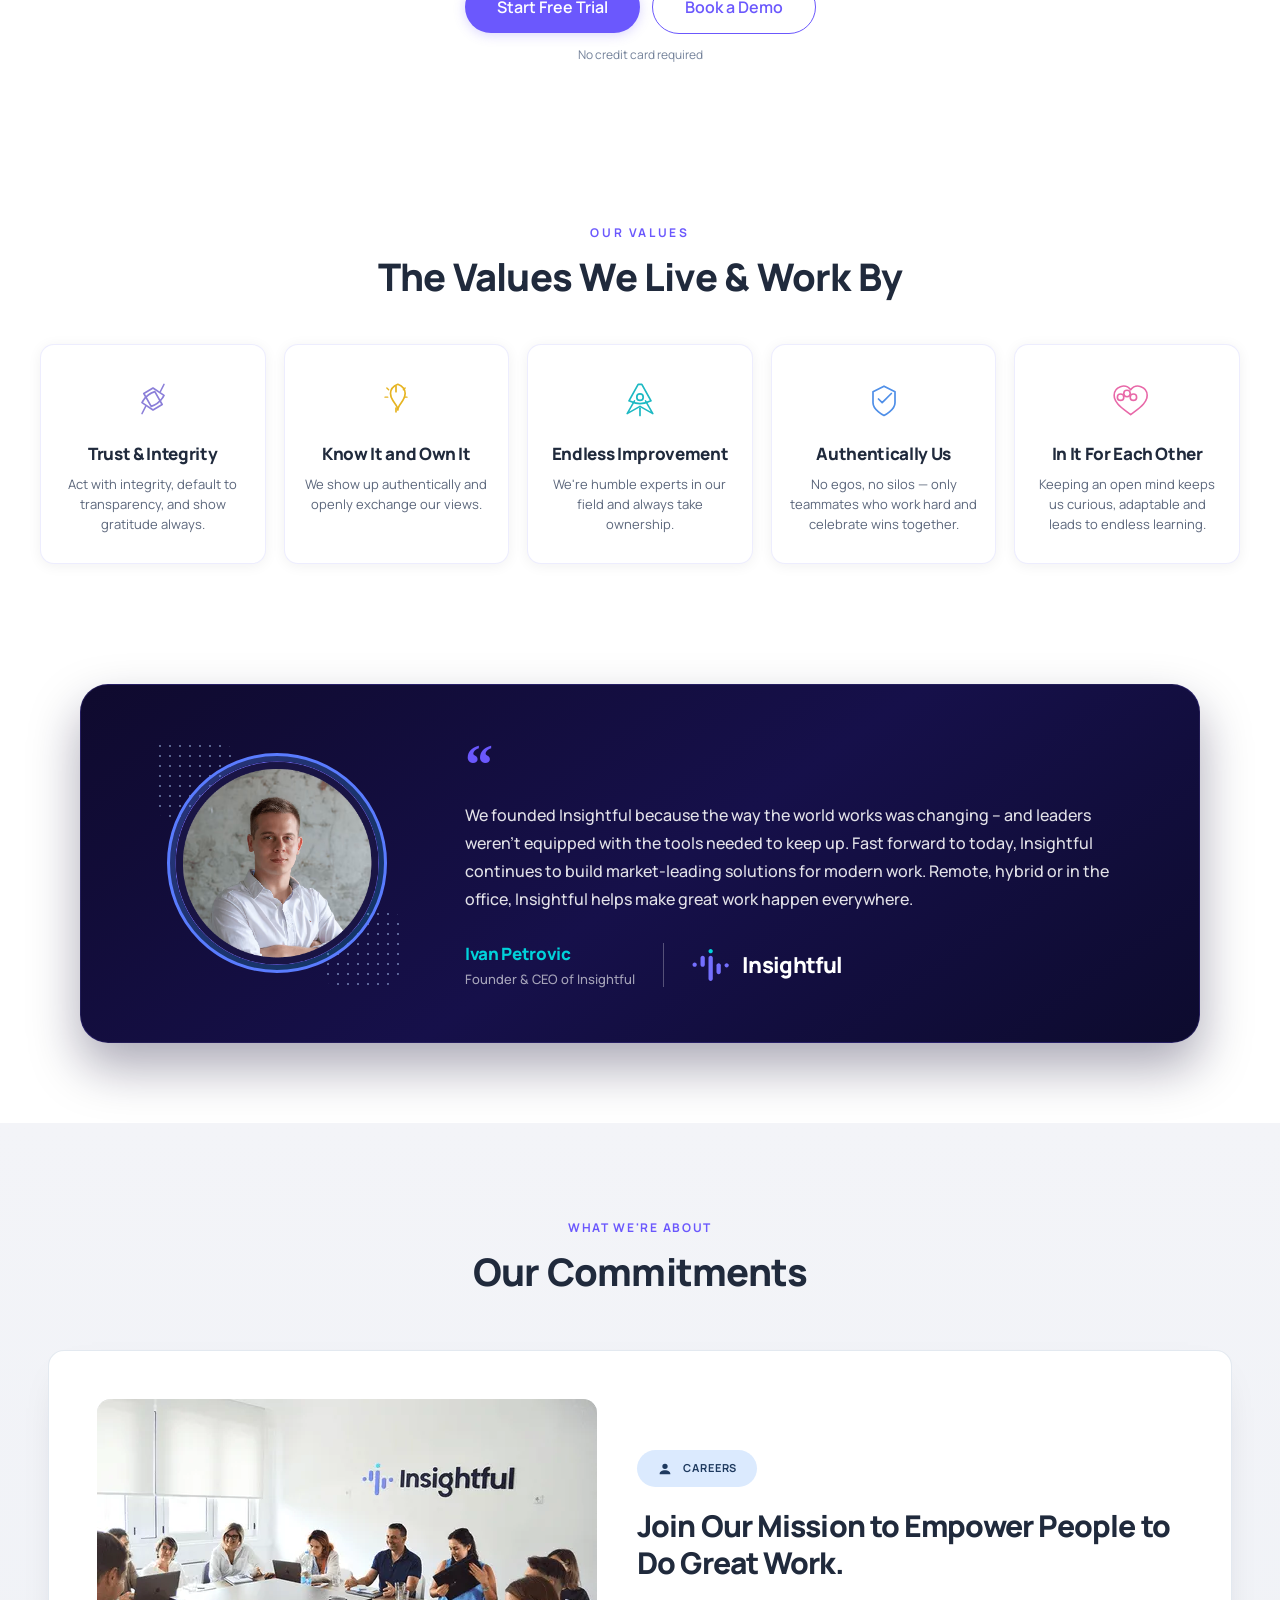
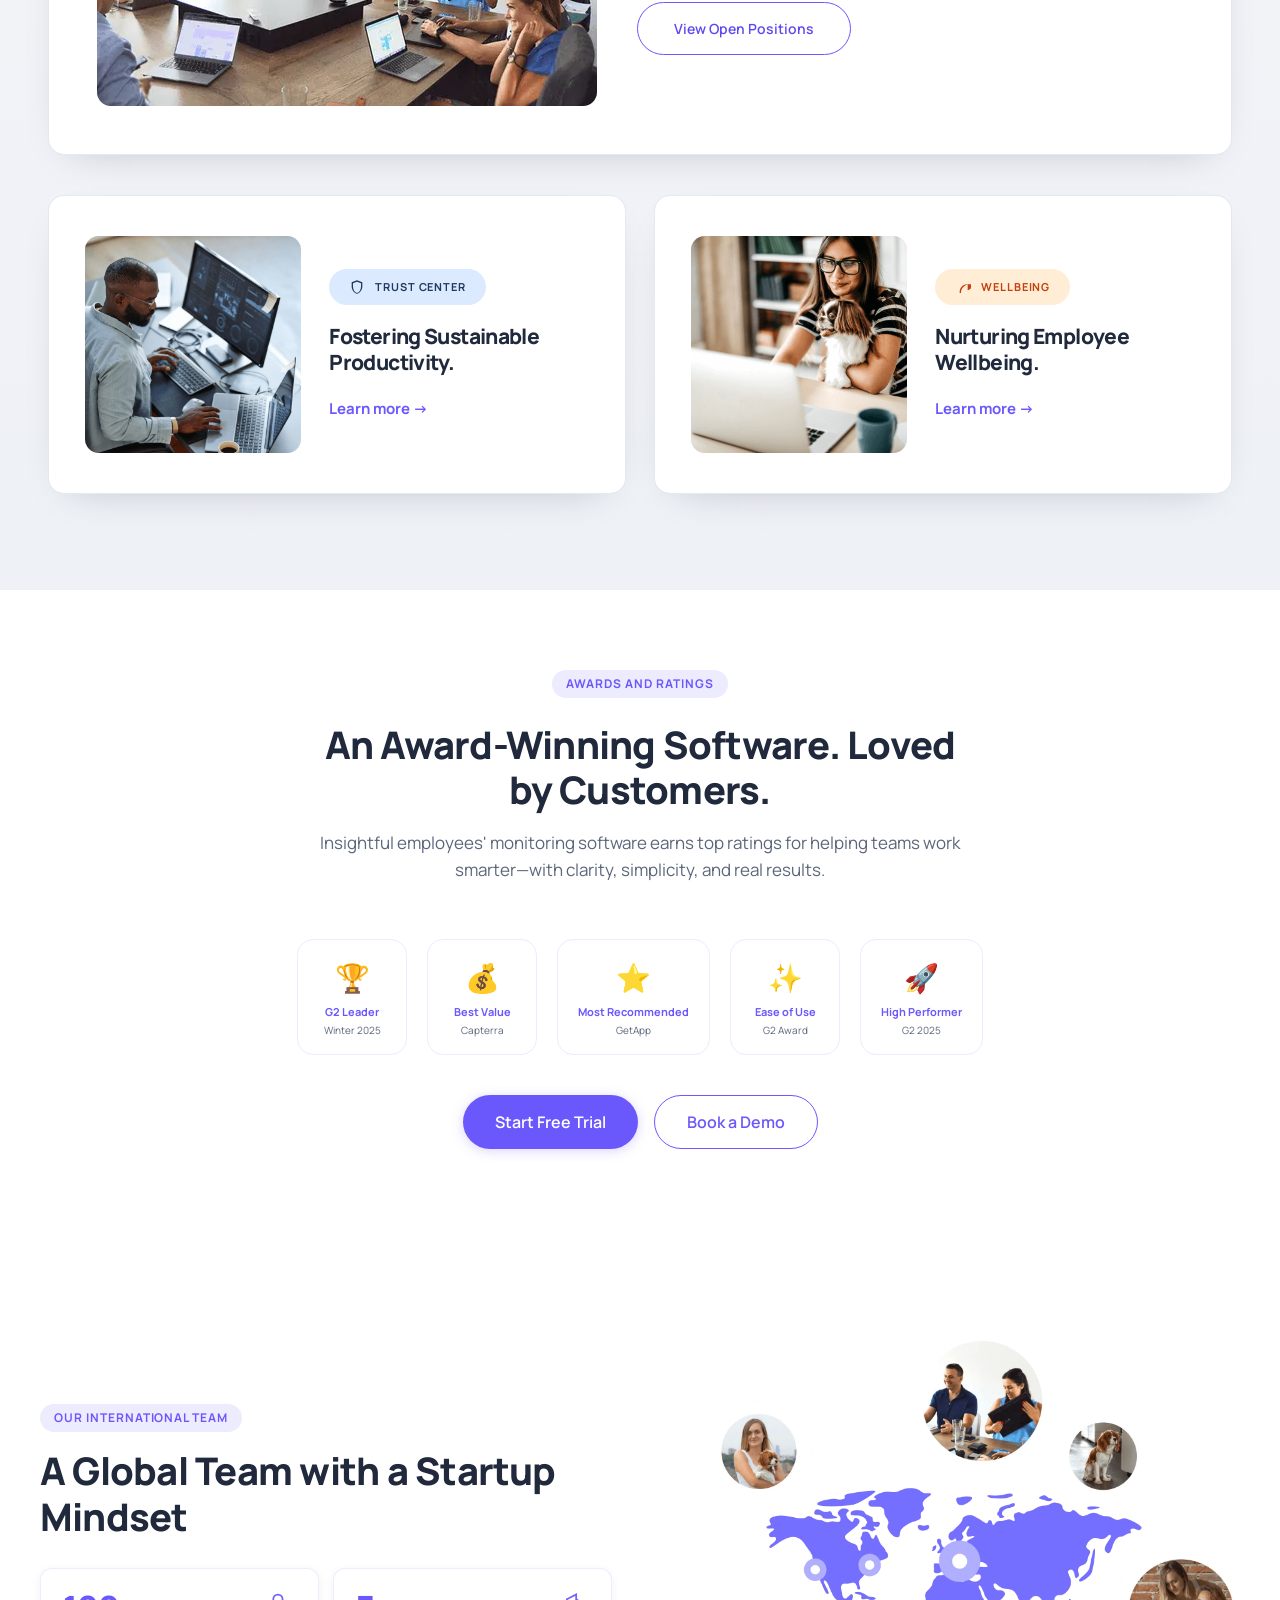
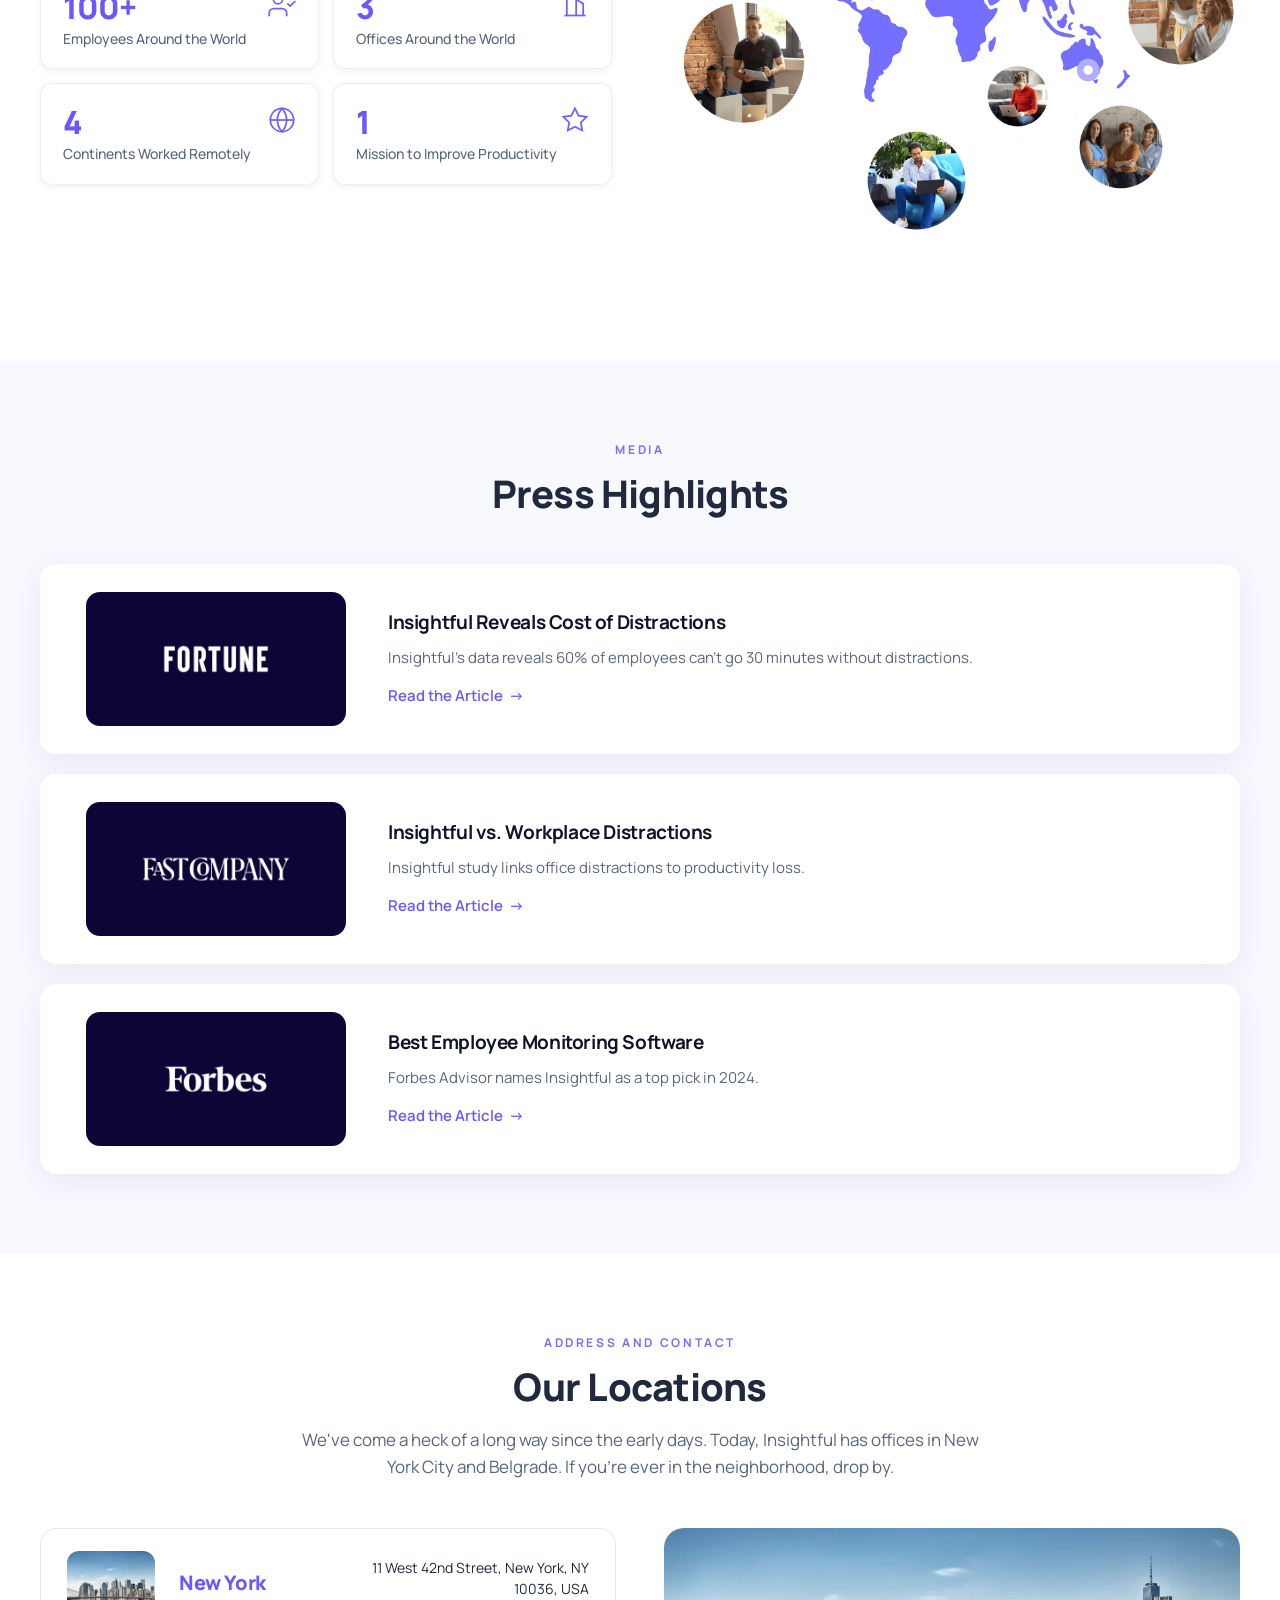
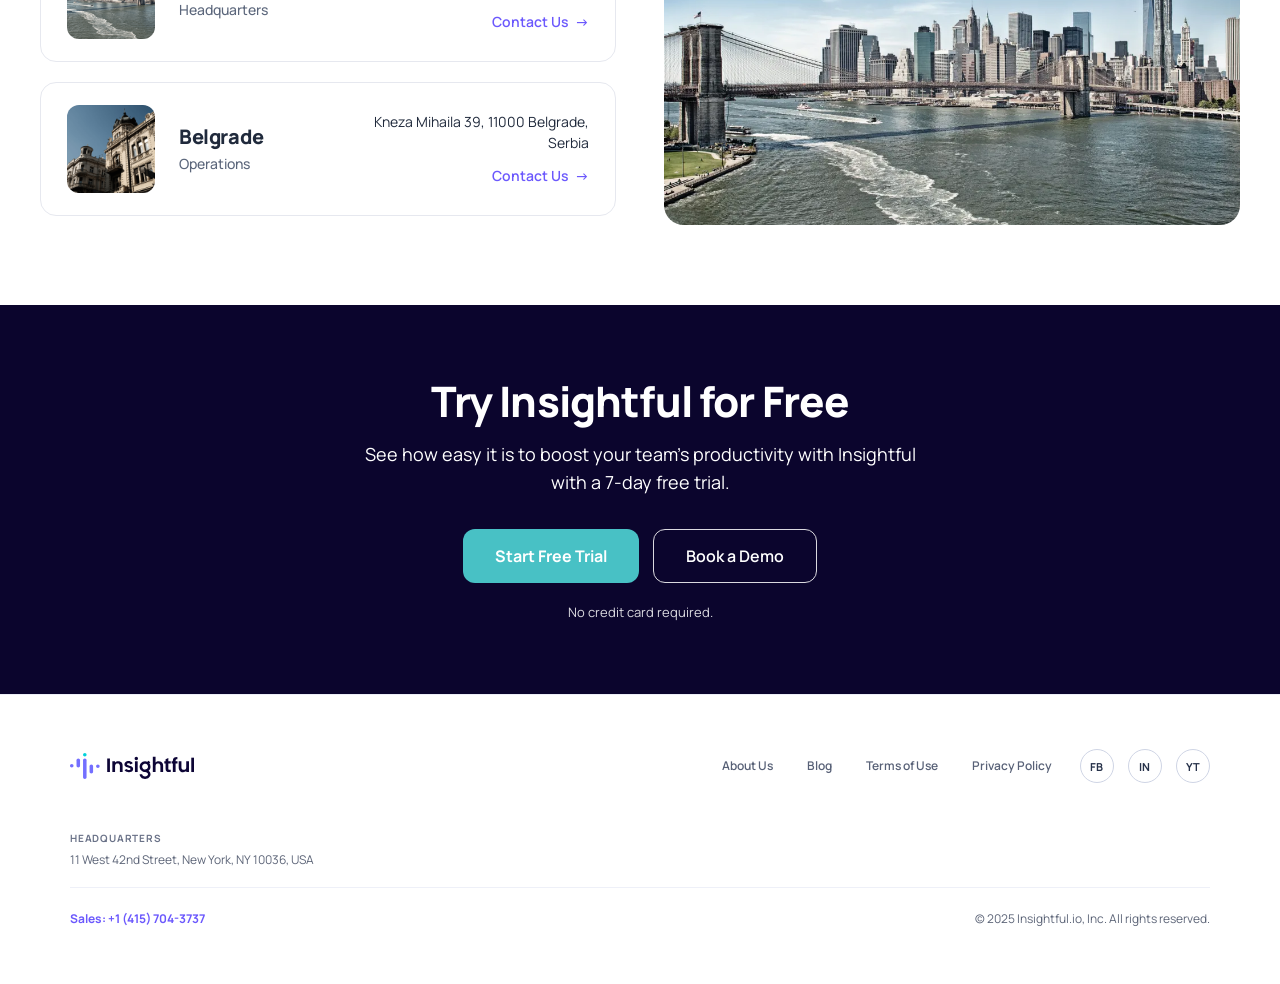
<file: aboutus.html>
<!DOCTYPE html>
<html lang="en">
<head>
  <meta charset="UTF-8">
  <meta name="viewport" content="width=device-width, initial-scale=1.0">
  <title>Insightful | Workforce Intelligence Platform</title>
  <link href="https://fonts.googleapis.com/css2?family=Manrope:wght@400;500;600;700;800&display=swap" rel="stylesheet">
    <link rel="stylesheet" href="style.css">
</head>
<body>

<!-- ═══ NAVBAR ═══ -->
<header class="navbar">
  <nav class="nav-inner">
    <a href="#" class="logo">
      <img src="logo/62fa18b88ff443465a9796cf_insightful-logo-primary (1).svg" alt="Insightful" class="logo-image">
    </a>
    <div class="nav-links">
      <a href="#">Home</a>
      <a href="#">Pricing</a>
      <a href="#">Contact Us</a>
      <a href="#">Blogs</a>
    </div>
    <div class="nav-actions">
      <a href="#" class="btn btn-ghost">Log in</a>
      <a href="#" class="btn btn-purple">Book a Demo</a>
      <a href="#" class="btn btn-teal">Try for Free</a>
    </div>
  </nav>
</header>

<!-- ═══ HERO ═══ -->
<section class="hero hero-about">
  <div class="container">
    <div class="hero-inner">
      <div class="hero-content">
        <p class="hero-about-eyebrow">Hi, we’re Insightful.</p>
        <h1>Creating More Effective Workplaces is What We Do.</h1>
        <p class="hero-desc">We’re all about one thing: helping your team do great work. Together, there’s no limits to what your people can achieve daily.</p>

        <div class="hero-cta-row">
          <a href="#" class="btn btn-purple btn-lg hero-about-cta">
            Get in Touch
            <svg width="18" height="18" viewBox="0 0 24 24" fill="none" stroke="currentColor" stroke-width="2.25" aria-hidden="true"><path d="M9 6l6 6-6 6" stroke-linecap="round" stroke-linejoin="round"/></svg>
          </a>
        </div>
      </div>

      <div class="hero-visual">
        <img class="hero-visual-image hero-about-visual-img" src="./images/create%20more.avif" alt="Insightful team and workplace imagery">
      </div>
    </div>
  </div>
</section>

<!-- ═══ LOGO CLOUD ═══ -->
<div class="logo-cloud">
  <div class="container">
    <p class="logo-cloud-label">Our 210,000+ Users from All Around the World Use Insightful</p>
    <div class="client-logos">
      <div class="client-logo">
        <img src="./images/6822ffd993c9660691750fb2_Layer_1.svg" alt="SupportZebra">
      </div>
      <div class="client-logo">
        <img src="./images/6822ffd987b76987ec12130b_Group%207187.svg" alt="Hare">
      </div>
      <div class="client-logo">
        <img src="./images/68ca94c948a5f8f3b9c0d2c4_mercor.svg" alt="Mercor">
      </div>
      <div class="client-logo">
        <img src="./images/6822ffd9758002338acd919a_Group%206054.svg" alt="Farmers Insurance">
      </div>
      <div class="client-logo">
        <img src="./images/6823000bfdf4fac7137b2857_Group%207179.svg" alt="Caduceus Health">
      </div>
      <div class="client-logo">
        <img src="./images/6823000b121a527a5a515b74_Layer_1.svg" alt="Point">
      </div>
      <div class="client-logo">
        <img src="./images/6823000bbf2cca23eadeb5e1_5fd8eefdd28918919032a337_lean-staffing-logo%201.svg" alt="Lean Staffing">
      </div>
    </div>
  </div>
</div>

<!-- ═══ HOW IT WORKS ═══ -->
<section class="section" style="background:#ffffff !important;background-image:none !important;">
  <div class="container">
    <div class="section-header">
      <span class="badge badge-teal">Who We Are</span>
      <h2>Improving Office, Remote & Hybrid Work Since 2016</h2>
      <p>Since 2016, we've been building workforce analytics software that nurtures sustainable productivity, improves remote work and
        fosters healthier work habits. </p>
    </div>

    <div class="trust-metrics-block">
      <div class="trust-metrics-grid">
        <article class="trust-metric-card">
          <span class="trust-metric-icon" aria-hidden="true">
            <svg width="28" height="28" viewBox="0 0 24 24" fill="none" stroke="currentColor" stroke-width="1.5"><path d="M17 21v-2a4 4 0 0 0-4-4H5a4 4 0 0 0-4 4v2"/><circle cx="9" cy="7" r="4"/><path d="M23 21v-2a4 4 0 0 0-3-3.87M16 3.13a4 4 0 0 1 0 7.75"/></svg>
          </span>
          <div class="trust-metric-stat-row">
            <span class="trust-metric-value">200k+</span>
            <span class="trust-metric-trend" title="Growing"><svg width="18" height="18" viewBox="0 0 24 24" fill="none"><path d="M4 14l4-4 4 4 6-6" stroke="#22c55e" stroke-width="2" stroke-linecap="round" stroke-linejoin="round"/><path d="M14 8h6v6" stroke="#22c55e" stroke-width="2" stroke-linecap="round" stroke-linejoin="round"/></svg></span>
          </div>
          <p class="trust-metric-label">Users Worldwide</p>
        </article>
        <article class="trust-metric-card">
          <span class="trust-metric-icon" aria-hidden="true">
            <svg width="28" height="28" viewBox="0 0 24 24" fill="none" stroke="currentColor" stroke-width="1.5"><path d="M3 21h18"/><path d="M5 21V7l8-4v18"/><path d="M19 21V11l-6-4"/><path d="M9 9v.01"/><path d="M9 12v.01"/><path d="M9 15v.01"/><path d="M9 18v.01"/></svg>
          </span>
          <div class="trust-metric-stat-row">
            <span class="trust-metric-value">5,800+</span>
            <span class="trust-metric-trend" title="Growing"><svg width="18" height="18" viewBox="0 0 24 24" fill="none"><path d="M4 14l4-4 4 4 6-6" stroke="#22c55e" stroke-width="2" stroke-linecap="round" stroke-linejoin="round"/><path d="M14 8h6v6" stroke="#22c55e" stroke-width="2" stroke-linecap="round" stroke-linejoin="round"/></svg></span>
          </div>
          <p class="trust-metric-label">Organizations Use Insightful</p>
        </article>
        <article class="trust-metric-card">
          <span class="trust-metric-icon" aria-hidden="true">
            <svg width="28" height="28" viewBox="0 0 24 24" fill="none" stroke="currentColor" stroke-width="1.5"><circle cx="12" cy="12" r="10"/><path d="M2 12h20"/><path d="M12 2a15.3 15.3 0 0 1 4 10 15.3 15.3 0 0 1-4 10 15.3 15.3 0 0 1-4-10 15.3 15.3 0 0 1 4-10z"/></svg>
          </span>
          <div class="trust-metric-stat-row">
            <span class="trust-metric-value">50+</span>
            <span class="trust-metric-trend" title="Growing"><svg width="18" height="18" viewBox="0 0 24 24" fill="none"><path d="M4 14l4-4 4 4 6-6" stroke="#22c55e" stroke-width="2" stroke-linecap="round" stroke-linejoin="round"/><path d="M14 8h6v6" stroke="#22c55e" stroke-width="2" stroke-linecap="round" stroke-linejoin="round"/></svg></span>
          </div>
          <p class="trust-metric-label">Countries with Active Users</p>
        </article>
        <article class="trust-metric-card">
          <span class="trust-metric-icon" aria-hidden="true">
            <svg width="28" height="28" viewBox="0 0 24 24" fill="none" stroke="currentColor" stroke-width="1.5"><path d="M21 16V8a2 2 0 0 0-1-1.73l-7-4a2 2 0 0 0-2 0l-7 4A2 2 0 0 0 3 8v8a2 2 0 0 0 1 1.73l7 4a2 2 0 0 0 2 0l7-4A2 2 0 0 0 21 16z"/><path d="M3.27 6.96L12 12.01l8.73-5.05"/><path d="M12 22.08V12"/></svg>
          </span>
          <div class="trust-metric-stat-row">
            <span class="trust-metric-value">50+</span>
            <span class="trust-metric-trend" title="Growing"><svg width="18" height="18" viewBox="0 0 24 24" fill="none"><path d="M4 14l4-4 4 4 6-6" stroke="#22c55e" stroke-width="2" stroke-linecap="round" stroke-linejoin="round"/><path d="M14 8h6v6" stroke="#22c55e" stroke-width="2" stroke-linecap="round" stroke-linejoin="round"/></svg></span>
          </div>
          <p class="trust-metric-label">Partner Integrations</p>
        </article>
      </div>

      <div class="trust-social-proof">
        <div class="trust-avatars trust-avatars-composite" role="img" aria-label="Customer avatars and 5.1k rating count">
          <img src="./logo/Avatars.png" alt="" class="trust-avatars-strip" decoding="async">
        </div>
        <div class="trust-stars" aria-label="5 out of 5 stars">★★★★★</div>
        <p class="trust-social-text">Top-Rated Software. Used by <strong class="text-purple">5,100+</strong> Organizations Globally.</p>
      </div>

      <div class="trust-cta-row">
        <a href="#" class="btn btn-purple btn-lg">Start Free Trial</a>
        <a href="#" class="btn btn-outline btn-lg">Book a Demo</a>
      </div>
      <p class="trust-cta-note">No credit card required</p>
    </div>
  </div>
</section>

<!-- ═══ VALUES ═══ -->
<section class="section-light">
  <div class="container">
    <div class="values-section">
      <p class="sub">OUR VALUES</p>
      <h2 class="title">The Values We Live &amp; Work By</h2>

      <div class="values">
        <div class="value-card">
          <div class="icon icon-trust" aria-hidden="true">
            <svg viewBox="0 0 48 48" fill="none" xmlns="http://www.w3.org/2000/svg"><path d="M12 28c3-6 8-10 14-12l8 14-10 6-12-8z" stroke="currentColor" stroke-width="1.85" stroke-linecap="round" stroke-linejoin="round"/><path d="M36 20c-3 6-8 10-14 12l-8-14 10-6 12 8z" stroke="currentColor" stroke-width="1.85" stroke-linecap="round" stroke-linejoin="round"/><path d="M16 32l-4 8M32 16l4-8" stroke="currentColor" stroke-width="1.6" stroke-linecap="round"/></svg>
          </div>
          <h3>Trust &amp; Integrity</h3>
          <p>Act with integrity, default to transparency, and show gratitude always.</p>
        </div>

        <div class="value-card">
          <div class="icon icon-know" aria-hidden="true">
            <svg viewBox="0 0 48 48" fill="none" xmlns="http://www.w3.org/2000/svg"><path d="M24 10v6M24 34v4" stroke="currentColor" stroke-width="1.85" stroke-linecap="round"/><path d="M18 18c0-4 3-8 8-10 5 2 8 6 8 10 0 8-8 12-8 18 0-6-8-10-8-18z" stroke="currentColor" stroke-width="1.85" stroke-linejoin="round"/><path d="M14 12l2 2M34 12l-2 2M12 22h3M33 22h3" stroke="currentColor" stroke-width="1.5" stroke-linecap="round"/></svg>
          </div>
          <h3>Know It and Own It</h3>
          <p>We show up authentically and openly exchange our views.</p>
        </div>

        <div class="value-card">
          <div class="icon icon-improve" aria-hidden="true">
            <svg viewBox="0 0 48 48" fill="none" xmlns="http://www.w3.org/2000/svg"><path d="M26 8l10 18c-4 2-8 3-12 3s-8-1-12-3L22 8h4z" stroke="currentColor" stroke-width="1.85" stroke-linejoin="round"/><circle cx="24" cy="22" r="3.5" stroke="currentColor" stroke-width="1.85"/><path d="M18 26l-8 14 14-8M30 26l8 14-14-8" stroke="currentColor" stroke-width="1.75" stroke-linecap="round" stroke-linejoin="round"/><path d="M24 34v8" stroke="currentColor" stroke-width="1.85" stroke-linecap="round"/></svg>
          </div>
          <h3>Endless Improvement</h3>
          <p>We're humble experts in our field and always take ownership.</p>
        </div>

        <div class="value-card">
          <div class="icon icon-authentic" aria-hidden="true">
            <svg viewBox="0 0 48 48" fill="none" xmlns="http://www.w3.org/2000/svg"><path d="M24 10l12 6v12c0 8-12 14-12 14S12 36 12 28V16l12-6z" stroke="currentColor" stroke-width="1.85" stroke-linejoin="round"/><path d="M18 24l4 4 10-10" stroke="currentColor" stroke-width="1.85" stroke-linecap="round" stroke-linejoin="round"/></svg>
          </div>
          <h3>Authentically Us</h3>
          <p>No egos, no silos — only teammates who work hard and celebrate wins together.</p>
        </div>

        <div class="value-card">
          <div class="icon icon-eachother" aria-hidden="true">
            <svg viewBox="0 0 48 48" fill="none" xmlns="http://www.w3.org/2000/svg"><path d="M24 38c-8-6-14-11-14-18a10 10 0 0118-6 10 10 0 0118 6c0 7-6 12-14 18l-4 3-4-3z" stroke="currentColor" stroke-width="1.75" stroke-linejoin="round"/><circle cx="17" cy="22" r="3.5" stroke="currentColor" stroke-width="1.75"/><circle cx="24" cy="18" r="3.5" stroke="currentColor" stroke-width="1.75"/><circle cx="31" cy="22" r="3.5" stroke="currentColor" stroke-width="1.75"/></svg>
          </div>
          <h3>In It For Each Other</h3>
          <p>Keeping an open mind keeps us curious, adaptable and leads to endless learning.</p>
        </div>
      </div>
    </div>
  </div>
</section>

<!-- ═══ FOUNDER TESTIMONIAL ═══ -->
<section class="section testimonial-section">
  <div class="container">
    <div class="testimonial-box">
      <div class="left">
        <div class="testimonial-visual">
          <div class="img-circle">
            <img src="./images/profilelook.avif" alt="Ivan Petrovic, Founder &amp; CEO of Insightful">
          </div>
        </div>
      </div>

      <div class="right">
        <div class="quote" aria-hidden="true">“</div>

        <p class="desc">
          We founded Insightful because the way the world works was changing – and leaders weren't equipped with the tools needed to keep up. Fast forward to today, Insightful continues to build market-leading solutions for modern work. Remote, hybrid or in the office, Insightful helps make great work happen everywhere.
        </p>

        <div class="testimonial-footer">
          <div class="author">
            <strong>Ivan Petrovic</strong>
            <span>Founder &amp; CEO of Insightful</span>
          </div>
          <div class="testimonial-divider" aria-hidden="true"></div>
          <div class="testimonial-brand">
            <svg class="testimonial-brand-icon" width="38" height="32" viewBox="0 0 37 32" fill="none" xmlns="http://www.w3.org/2000/svg" aria-hidden="true">
              <path d="M15.9951 2.15317C15.9951 0.964009 16.9591 0 18.1483 0C19.3375 0 20.3015 0.964009 20.3015 2.15317C20.3015 3.34234 19.3375 4.30635 18.1483 4.30635C16.9591 4.30635 15.9951 3.34234 15.9951 2.15317Z" fill="#00D2DA"/>
              <path d="M15.9941 8.91977C15.9941 7.73061 16.9581 6.7666 18.1473 6.7666C19.3365 6.7666 20.3005 7.73061 20.3005 8.91977V29.8363C20.3005 31.0255 19.3365 31.9895 18.1473 31.9895C16.9581 31.9895 15.9941 31.0255 15.9941 29.8363V8.91977Z" fill="#746FFF"/>
              <path d="M23.9922 16.3016C23.9922 15.1124 24.9562 14.1484 26.1454 14.1484C27.3345 14.1484 28.2985 15.1124 28.2985 16.3016V23.0687C28.2985 24.2579 27.3345 25.2219 26.1454 25.2219C24.9562 25.2219 23.9922 24.2579 23.9922 23.0687V16.3016Z" fill="#746FFF"/>
              <path d="M7.99707 8.91978C7.99707 7.73061 8.96108 6.7666 10.1502 6.7666C11.3394 6.7666 12.3034 7.73061 12.3034 8.91977V15.6869C12.3034 16.8761 11.3394 17.8401 10.1502 17.8401C8.96108 17.8401 7.99707 16.8761 7.99707 15.6869V8.91978Z" fill="#746FFF"/>
              <path d="M0 15.6864C0 14.4972 0.964009 13.5332 2.15317 13.5332C3.34234 13.5332 4.30635 14.4972 4.30635 15.6864C4.30635 16.8755 3.34234 17.8395 2.15317 17.8395C0.964009 17.8395 0 16.8755 0 15.6864Z" fill="#746FFF"/>
              <path d="M31.9902 16.3016C31.9902 15.1124 32.9542 14.1484 34.1434 14.1484C35.3326 14.1484 36.2966 15.1124 36.2966 16.3016C36.2966 17.4908 35.3326 18.4548 34.1434 18.4548C32.9542 18.4548 31.9902 17.4908 31.9902 16.3016Z" fill="#746FFF"/>
            </svg>
            <span class="testimonial-brand-name">Insightful</span>
          </div>
        </div>
      </div>
    </div>
  </div>
</section>

<!-- ═══ OUR COMMITMENTS ═══ -->
<section class="section commitments-section">
  <div class="container">
    <header class="commitments-header">
      <p class="commitments-eyebrow">What we're about</p>
      <h2>Our Commitments</h2>
    </header>

    <div class="commitments-grid">
      <article class="commitment-card commitment-card--hero">
        <div class="commitment-card-inner">
          <div class="commitment-media">
            <img src="./images/mission.avif" alt="Insightful team meeting in a modern office">
          </div>
          <div class="commitment-body">
            <span class="commitment-pill commitment-pill--blue">
              <svg width="16" height="16" viewBox="0 0 24 24" fill="none" xmlns="http://www.w3.org/2000/svg" aria-hidden="true">
                <path d="M12 12a4 4 0 1 0-4-4 4 4 0 0 0 4 4Zm0 2c-4.42 0-8 2.24-8 5v1h16v-1c0-2.76-3.58-5-8-5Z" fill="currentColor"/>
              </svg>
              Careers
            </span>
            <h3 class="commitment-title">Join Our Mission to Empower People to Do Great Work.</h3>
            <a href="#" class="commitment-btn-outline">View Open Positions</a>
          </div>
        </div>
      </article>

      <article class="commitment-card">
        <div class="commitment-card-inner">
          <div class="commitment-media">
            <img src="./images/trust-center.png" alt="Professional working with analytics on multiple monitors">
          </div>
          <div class="commitment-body">
            <span class="commitment-pill commitment-pill--blue">
              <svg width="16" height="16" viewBox="0 0 24 24" fill="none" xmlns="http://www.w3.org/2000/svg" aria-hidden="true">
                <path d="M12 2 4 5v6.09c0 5.05 3.41 9.76 8 10.91 4.59-1.15 8-5.86 8-10.91V5l-8-3Zm0 18.92C8.55 19.79 6 16.05 6 11.09V6.39l6-2.25 6 2.25v4.7c0 4.96-2.55 8.7-6 9.83Z" fill="currentColor"/>
              </svg>
              Trust Center
            </span>
            <h3 class="commitment-title commitment-title--sm">Fostering Sustainable Productivity.</h3>
            <a href="#" class="commitment-text-link">Learn more →</a>
          </div>
        </div>
      </article>

      <article class="commitment-card">
        <div class="commitment-card-inner">
          <div class="commitment-media">
            <img src="./images/wellbeing.png" alt="Team member working from home with a dog">
          </div>
          <div class="commitment-body">
            <span class="commitment-pill commitment-pill--warm">
              <svg width="16" height="16" viewBox="0 0 24 24" fill="none" xmlns="http://www.w3.org/2000/svg" aria-hidden="true">
                <path d="M17 8C9 10 7 15 7 21h2c0-5 3-11 11-13V8zm2 0v9c5-2 8-6 9-11-4 2-8 2-9 2z" fill="currentColor"/>
              </svg>
              Wellbeing
            </span>
            <h3 class="commitment-title commitment-title--sm">Nurturing Employee Wellbeing.</h3>
            <a href="#" class="commitment-text-link">Learn more →</a>
          </div>
        </div>
      </article>
    </div>
  </div>
</section>

<!-- ═══ AWARDS ═══ -->
<section class="section" style="background-color:#ffffff !important;background-image:none !important;">
  <div class="container">
    <div class="section-header">
      <span class="badge badge-purple">awards and ratings</span>
      <h2>An Award-Winning Software.
        Loved by Customers.</h2>
      <p>Insightful employees' monitoring software earns top ratings for helping teams work smarter—with clarity, simplicity, and real results.</p>
    </div>
    <div class="awards-row">
      <div class="award-badge"><div class="award-icon">🏆</div><div class="award-name">G2 Leader</div><div class="award-sub">Winter 2025</div></div>
      <div class="award-badge"><div class="award-icon">💰</div><div class="award-name">Best Value</div><div class="award-sub">Capterra</div></div>
      <div class="award-badge"><div class="award-icon">⭐</div><div class="award-name">Most Recommended</div><div class="award-sub">GetApp</div></div>
      <div class="award-badge"><div class="award-icon">✨</div><div class="award-name">Ease of Use</div><div class="award-sub">G2 Award</div></div>
      <div class="award-badge"><div class="award-icon">🚀</div><div class="award-name">High Performer</div><div class="award-sub">G2 2025</div></div>
    </div>
    <div style="text-align:center;margin-top:40px;display:flex;justify-content:center;gap:16px;flex-wrap:wrap;">
      <a href="#" class="btn btn-purple btn-lg">Start Free Trial</a>
      <a href="#" class="btn btn-outline btn-lg">Book a Demo</a>
    </div>
  </div>
</section>

<!-- ═══ INTERNATIONAL TEAM ═══ -->
<section class="section intl-team-section" style="background:#ffffff !important;background-image:none !important;">
  <div class="container">
    <div class="intl-team-inner">
      <div class="intl-team-content">
        <span class="badge badge-purple">Our international team</span>
        <h2>A Global Team with a Startup Mindset</h2>
        <div class="intl-team-stats">
          <article class="trust-metric-card intl-team-stat">
            <div class="intl-team-stat-head">
              <span class="trust-metric-value">100+</span>
              <span class="intl-team-stat-icon" aria-hidden="true">
                <svg width="28" height="28" viewBox="0 0 24 24" fill="none" stroke="currentColor" stroke-width="1.5" stroke-linecap="round" stroke-linejoin="round"><path d="M16 21v-2a4 4 0 0 0-4-4H5a4 4 0 0 0-4 4v2"/><circle cx="8.5" cy="7" r="4"/><polyline points="17 11 19 13 23 9"/></svg>
              </span>
            </div>
            <p class="trust-metric-label">Employees Around the World</p>
          </article>
          <article class="trust-metric-card intl-team-stat">
            <div class="intl-team-stat-head">
              <span class="trust-metric-value">3</span>
              <span class="intl-team-stat-icon" aria-hidden="true">
                <svg width="28" height="28" viewBox="0 0 24 24" fill="none" stroke="currentColor" stroke-width="1.5"><path d="M3 21h18"/><path d="M5 21V7l8-4v18"/><path d="M19 21V11l-6-4"/></svg>
              </span>
            </div>
            <p class="trust-metric-label">Offices Around the World</p>
          </article>
          <article class="trust-metric-card intl-team-stat">
            <div class="intl-team-stat-head">
              <span class="trust-metric-value">4</span>
              <span class="intl-team-stat-icon" aria-hidden="true">
                <svg width="28" height="28" viewBox="0 0 24 24" fill="none" stroke="currentColor" stroke-width="1.5"><circle cx="12" cy="12" r="10"/><path d="M2 12h20"/><path d="M12 2a15.3 15.3 0 0 1 4 10 15.3 15.3 0 0 1-4 10 15.3 15.3 0 0 1-4-10 15.3 15.3 0 0 1 4-10z"/></svg>
              </span>
            </div>
            <p class="trust-metric-label">Continents Worked Remotely</p>
          </article>
          <article class="trust-metric-card intl-team-stat">
            <div class="intl-team-stat-head">
              <span class="trust-metric-value">1</span>
              <span class="intl-team-stat-icon" aria-hidden="true">
                <svg width="28" height="28" viewBox="0 0 24 24" fill="none" stroke="currentColor" stroke-width="1.5"><path d="M12 2l3.09 6.26L22 9.27l-5 4.87 1.18 6.88L12 17.77l-6.18 3.25L7 14.14 2 9.27l6.91-1.01L12 2z"/></svg>
              </span>
            </div>
            <p class="trust-metric-label">Mission to Improve Productivity</p>
          </article>
        </div>
      </div>
      <div class="intl-team-visual">
        <img src="./images/international%20team.webp" alt="Insightful team members around the world" width="640" height="520" decoding="async" loading="lazy">
      </div>
    </div>
  </div>
</section>

<!-- ═══ PRESS HIGHLIGHTS ═══ -->
<section class="section press-highlights-section">
  <div class="container">
    <header class="section-header press-highlights-intro">
      <span class="press-highlights-overline">Media</span>
      <h2>Press Highlights</h2>
    </header>
    <div class="press-highlights-list">
      <article class="press-highlight-card">
        <div class="press-highlight-logo-box">
          <img src="./images/fortune.png" alt="Fortune" width="240" height="120" loading="lazy" decoding="async">
        </div>
        <div class="press-highlight-body">
          <h3>Insightful Reveals Cost of Distractions</h3>
          <p>Insightful's data reveals 60% of employees can't go 30 minutes without distractions.</p>
          <a href="#" class="press-highlight-link">Read the Article <span aria-hidden="true">→</span></a>
        </div>
      </article>
      <article class="press-highlight-card">
        <div class="press-highlight-logo-box">
          <img src="./images/fastcompany.png" alt="Fast Company" width="240" height="120" loading="lazy" decoding="async">
        </div>
        <div class="press-highlight-body">
          <h3>Insightful vs. Workplace Distractions</h3>
          <p>Insightful study links office distractions to productivity loss.</p>
          <a href="#" class="press-highlight-link">Read the Article <span aria-hidden="true">→</span></a>
        </div>
      </article>
      <article class="press-highlight-card">
        <div class="press-highlight-logo-box">
          <img src="./images/forbes.png" alt="Forbes" width="240" height="120" loading="lazy" decoding="async">
        </div>
        <div class="press-highlight-body">
          <h3>Best Employee Monitoring Software</h3>
          <p>Forbes Advisor names Insightful as a top pick in 2024.</p>
          <a href="#" class="press-highlight-link">Read the Article <span aria-hidden="true">→</span></a>
        </div>
      </article>
    </div>
  </div>
</section>

<!-- ═══ OUR LOCATIONS ═══ -->
<section class="section locations-section">
  <div class="container">
    <header class="section-header locations-intro">
      <span class="locations-overline">Address and contact</span>
      <h2>Our Locations</h2>
      <p>We've come a heck of a long way since the early days. Today, Insightful has offices in New York City and Belgrade. If you're ever in the neighborhood, drop by.</p>
    </header>
    <div class="locations-inner">
      <div class="locations-cards">
        <article class="location-card location-card--hq">
          <div class="location-card-thumb">
            <img src="./images/nyc.png" alt="New York City skyline across the water" width="176" height="176" loading="lazy" decoding="async">
          </div>
          <div class="location-card-info">
            <h3 class="location-card-city">New York</h3>
            <p class="location-card-role">Headquarters</p>
          </div>
          <div class="location-card-address">
            <p>11 West 42nd Street, New York, NY 10036, USA</p>
            <a href="#" class="location-card-link">Contact Us <span aria-hidden="true">→</span></a>
          </div>
        </article>
        <article class="location-card">
          <div class="location-card-thumb">
            <img src="./images/beg.png" alt="Historic architecture in Belgrade" width="176" height="176" loading="lazy" decoding="async">
          </div>
          <div class="location-card-info">
            <h3 class="location-card-city">Belgrade</h3>
            <p class="location-card-role">Operations</p>
          </div>
          <div class="location-card-address">
            <p>Kneza Mihaila 39, 11000 Belgrade, Serbia</p>
            <a href="#" class="location-card-link">Contact Us <span aria-hidden="true">→</span></a>
          </div>
        </article>
      </div>
      <div class="locations-visual">
        <img src="./images/ourlocation.webp" alt="Brooklyn Bridge and Lower Manhattan skyline" width="920" height="680" loading="lazy" decoding="async">
      </div>
    </div>
  </div>
</section>
<!-- ═══ FINAL CTA ═══ -->
<section class="cta-strip" aria-labelledby="cta-strip-heading">
  <div class="container">
    <div class="cta-strip-inner">
      <h2 id="cta-strip-heading">Try Insightful for Free</h2>
      <p class="cta-strip-lead">See how easy it is to boost your team’s productivity with Insightful with a 7-day free trial.</p>
      <div class="cta-row">
        <a href="#" class="btn btn-lg cta-strip-btn-primary">Start Free Trial</a>
        <a href="#" class="btn btn-outline-light btn-lg">Book a Demo</a>
      </div>
      <p class="cta-strip-fine">No credit card required.</p>
    </div>
  </div>
</section>

<!-- ═══ FOOTER ═══ -->
<footer class="footer">
  <div class="container">
    <div class="footer-top">
      <a href="#" class="footer-logo">
        <img src="./logo/62fa18b88ff443465a9796cf_insightful-logo-primary (1).svg" alt="Insightful logo">
      </a>
      <div class="footer-top-nav">
        <a href="#">About Us</a>
        <a href="#">Blog</a>
        <a href="#">Terms of Use</a>
        <a href="#">Privacy Policy</a>
      </div>
      <div class="footer-social">
        <a href="#" aria-label="Facebook"><span>Fb</span></a>
        <a href="#" aria-label="LinkedIn"><span>in</span></a>
        <a href="#" aria-label="YouTube"><span>YT</span></a>
      </div>
    </div>

    <div class="footer-legal">
      <div class="footer-legal-top">
        <div class="footer-address-wrap">
          <div class="footer-address">
            <h5>Headquarters</h5>
            <p>11 West 42nd Street, New York, NY 10036, USA</p>
          </div>
        </div>
      </div>
      <div class="footer-legal-bottom">
        <a href="tel:+14157043737" class="footer-sales">Sales: +1 (415) 704-3737</a>
        <div class="footer-copy-wrap">
          <p>© 2025 Insightful.io, Inc. All rights reserved.</p>
        </div>
      </div>
    </div>
  </div>
</footer>

<script>
  (function () {
    const navbar = document.querySelector(".navbar");
    if (!navbar) return;

    const setNavbarState = () => {
      navbar.classList.toggle("scrolled", window.scrollY > 12);
    };

    setNavbarState();
    window.addEventListener("scroll", setNavbarState, { passive: true });
  })();
</script>

</body>
</html>
</file>
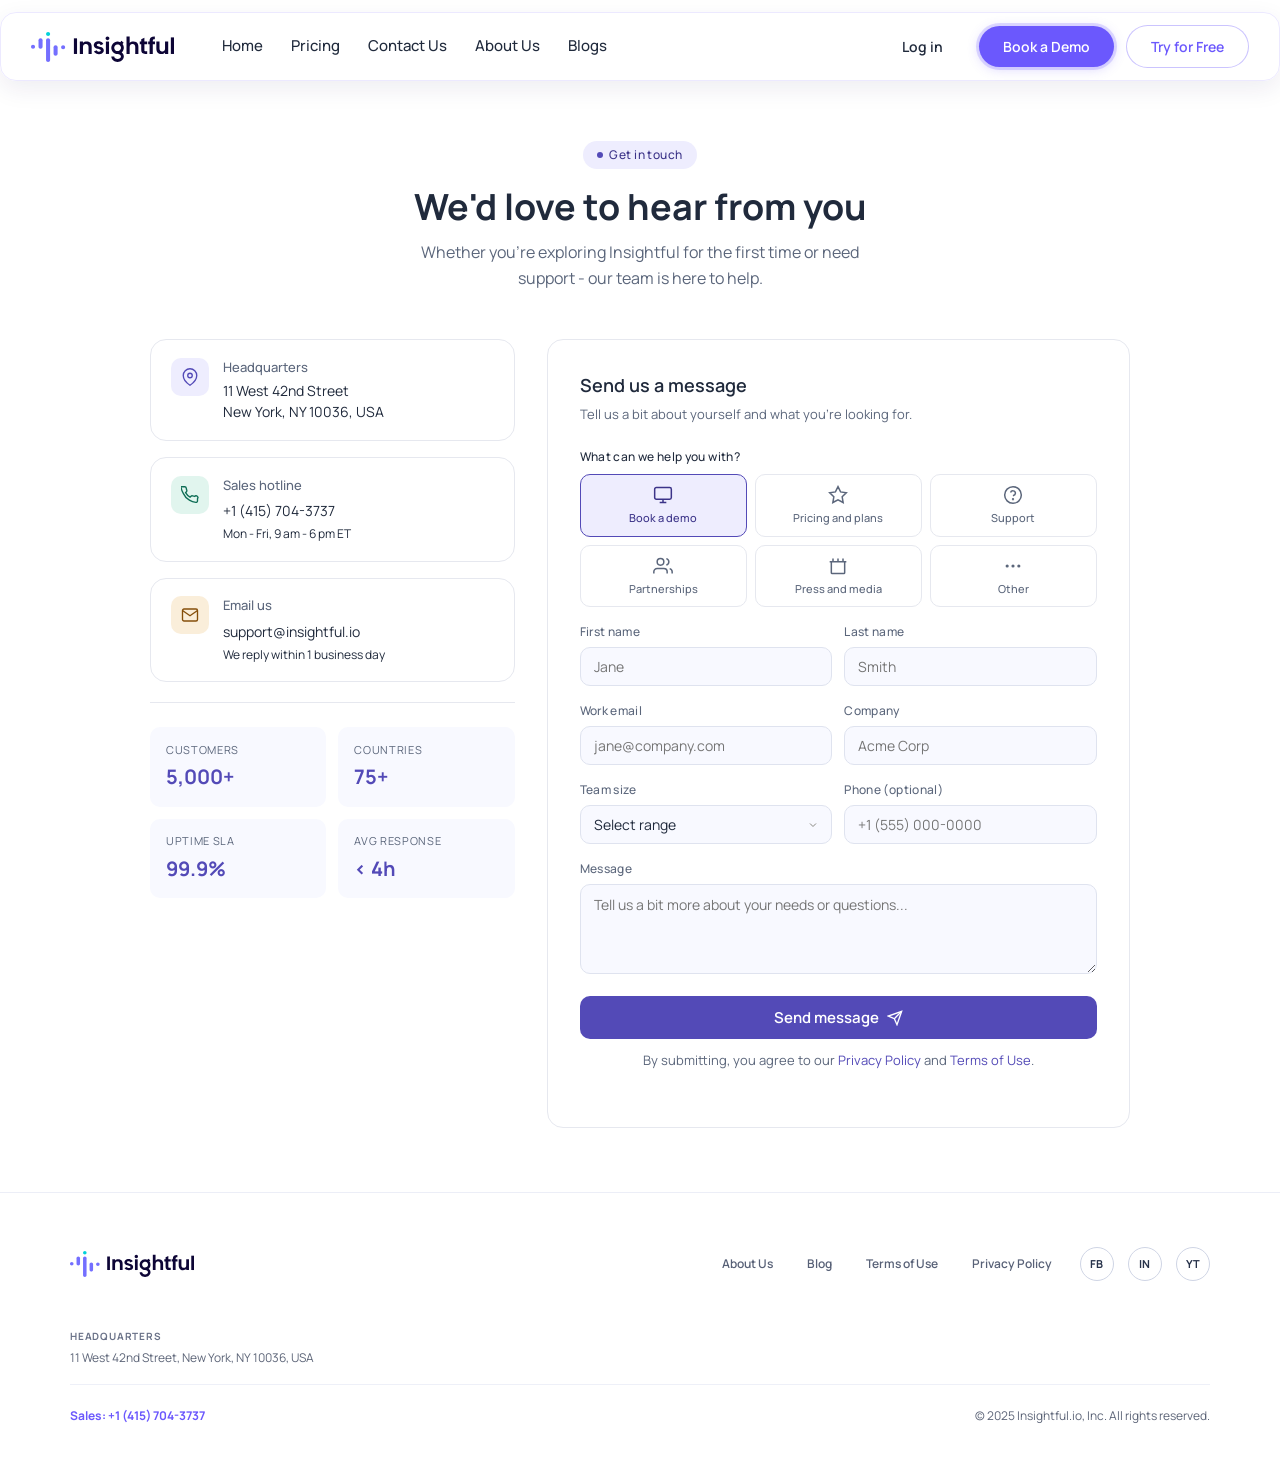
<file: contactus.html>
<!DOCTYPE html>
<html lang="en">
<head>
  <meta charset="UTF-8">
  <meta name="viewport" content="width=device-width, initial-scale=1.0">
  <title>Insightful | Workforce Intelligence Platform</title>
  <link href="https://fonts.googleapis.com/css2?family=Manrope:wght@400;500;600;700;800&display=swap" rel="stylesheet">
  <link rel="stylesheet" href="style.css">
</head>
<body class="contact-page">

<!-- ═══ NAVBAR ═══ -->
<header class="navbar">
  <nav class="nav-inner">
    <a href="#" class="logo">
      <img src="logo/62fa18b88ff443465a9796cf_insightful-logo-primary (1).svg" alt="Insightful" class="logo-image">
    </a>
    <div class="nav-links">
      <a href="#">Home</a>
      <a href="#">Pricing</a>
      <a href="#">Contact Us</a>
      <a href="aboutus.html">About Us</a>
      <a href="#">Blogs</a>
    </div>
    <div class="nav-actions">
      <a href="#" class="btn btn-ghost">Log in</a>
      <a href="#" class="btn btn-purple">Book a Demo</a>
      <a href="#" class="btn btn-teal">Try for Free</a>
    </div>
  </nav>
</header>

<main>
  <div class="cu-wrap">
    <div class="cu-hero">
      <div class="cu-badge"><span class="cu-dot"></span>Get in touch</div>
      <h1>We'd love to hear from you</h1>
      <p>Whether you're exploring Insightful for the first time or need support - our team is here to help.</p>
    </div>

    <div class="cu-grid">
      <div class="cu-info">
        <div class="cu-info-card">
          <div class="cu-icon purple">
            <svg viewBox="0 0 24 24" fill="none" stroke="#534AB7" stroke-width="1.8"><path d="M21 10c0 7-9 13-9 13s-9-6-9-13a9 9 0 0118 0z"/><circle cx="12" cy="10" r="3"/></svg>
          </div>
          <div>
            <h4>Headquarters</h4>
            <p>11 West 42nd Street<br>New York, NY 10036, USA</p>
          </div>
        </div>
        <div class="cu-info-card">
          <div class="cu-icon teal">
            <svg viewBox="0 0 24 24" fill="none" stroke="#0F6E56" stroke-width="1.8"><path d="M22 16.92v3a2 2 0 01-2.18 2 19.79 19.79 0 01-8.63-3.07A19.5 19.5 0 013.07 9.81a19.79 19.79 0 01-3.07-8.67A2 2 0 012 1h3a2 2 0 012 1.72c.127.96.361 1.903.7 2.81a2 2 0 01-.45 2.11L6.09 8.91a16 16 0 006 6l1.27-1.27a2 2 0 012.11-.45c.907.339 1.85.573 2.81.7A2 2 0 0122 16.92z"/></svg>
          </div>
          <div>
            <h4>Sales hotline</h4>
            <a href="tel:+14157043737">+1 (415) 704-3737</a>
            <p style="font-size:12px; color:var(--color-text-secondary); margin-top:3px;">Mon - Fri, 9 am - 6 pm ET</p>
          </div>
        </div>
        <div class="cu-info-card">
          <div class="cu-icon amber">
            <svg viewBox="0 0 24 24" fill="none" stroke="#854F0B" stroke-width="1.8"><path d="M4 4h16c1.1 0 2 .9 2 2v12c0 1.1-.9 2-2 2H4c-1.1 0-2-.9-2-2V6c0-1.1.9-2 2-2z"/><polyline points="22,6 12,13 2,6"/></svg>
          </div>
          <div>
            <h4>Email us</h4>
            <a href="mailto:support@insightful.io">support@insightful.io</a>
            <p style="font-size:12px; color:var(--color-text-secondary); margin-top:3px;">We reply within 1 business day</p>
          </div>
        </div>

        <hr class="sec-divider" style="margin: 0.25rem 0;">

        <div class="cu-stat-row">
          <div class="cu-stat"><span>Customers</span><strong>5,000+</strong></div>
          <div class="cu-stat"><span>Countries</span><strong>75+</strong></div>
          <div class="cu-stat"><span>Uptime SLA</span><strong>99.9%</strong></div>
          <div class="cu-stat"><span>Avg response</span><strong>&lt; 4h</strong></div>
        </div>
      </div>

      <div class="cu-form-card">
        <div id="form-body">
          <h3>Send us a message</h3>
          <p>Tell us a bit about yourself and what you're looking for.</p>

          <div style="margin-bottom:1rem;">
            <label style="display:block; font-size:12px; font-weight:500; color:var(--color-text-secondary); margin-bottom:8px; letter-spacing:0.03em;">What can we help you with?</label>
            <div class="cu-topics">
              <div class="cu-topic">
                <input type="radio" name="topic" id="t-demo" checked>
                <label for="t-demo">
                  <svg viewBox="0 0 24 24" fill="none" stroke="currentColor" stroke-width="1.8"><rect x="2" y="3" width="20" height="14" rx="2"/><path d="M8 21h8M12 17v4"/></svg>
                  Book a demo
                </label>
              </div>
              <div class="cu-topic">
                <input type="radio" name="topic" id="t-sales">
                <label for="t-sales">
                  <svg viewBox="0 0 24 24" fill="none" stroke="currentColor" stroke-width="1.8"><path d="M12 2l3.09 6.26L22 9.27l-5 4.87 1.18 6.88L12 17.77l-6.18 3.25L7 14.14 2 9.27l6.91-1.01L12 2z"/></svg>
                  Pricing and plans
                </label>
              </div>
              <div class="cu-topic">
                <input type="radio" name="topic" id="t-support">
                <label for="t-support">
                  <svg viewBox="0 0 24 24" fill="none" stroke="currentColor" stroke-width="1.8"><circle cx="12" cy="12" r="10"/><path d="M9.09 9a3 3 0 015.83 1c0 2-3 3-3 3"/><circle cx="12" cy="17" r=".5" fill="currentColor"/></svg>
                  Support
                </label>
              </div>
              <div class="cu-topic">
                <input type="radio" name="topic" id="t-partner">
                <label for="t-partner">
                  <svg viewBox="0 0 24 24" fill="none" stroke="currentColor" stroke-width="1.8"><path d="M17 21v-2a4 4 0 00-4-4H5a4 4 0 00-4 4v2"/><circle cx="9" cy="7" r="4"/><path d="M23 21v-2a4 4 0 00-3-3.87M16 3.13a4 4 0 010 7.75"/></svg>
                  Partnerships
                </label>
              </div>
              <div class="cu-topic">
                <input type="radio" name="topic" id="t-press">
                <label for="t-press">
                  <svg viewBox="0 0 24 24" fill="none" stroke="currentColor" stroke-width="1.8"><path d="M18 3v4M12 3v4M6 3v4M2 7h20M4 7v13a1 1 0 001 1h14a1 1 0 001-1V7"/></svg>
                  Press and media
                </label>
              </div>
              <div class="cu-topic">
                <input type="radio" name="topic" id="t-other">
                <label for="t-other">
                  <svg viewBox="0 0 24 24" fill="none" stroke="currentColor" stroke-width="1.8"><circle cx="12" cy="12" r="1"/><circle cx="19" cy="12" r="1"/><circle cx="5" cy="12" r="1"/></svg>
                  Other
                </label>
              </div>
            </div>
          </div>

          <div class="cu-row">
            <div class="cu-field"><label>First name</label><input type="text" placeholder="Jane"></div>
            <div class="cu-field"><label>Last name</label><input type="text" placeholder="Smith"></div>
          </div>
          <div class="cu-row">
            <div class="cu-field"><label>Work email</label><input type="email" placeholder="jane@company.com"></div>
            <div class="cu-field"><label>Company</label><input type="text" placeholder="Acme Corp"></div>
          </div>
          <div class="cu-row">
            <div class="cu-field"><label>Team size</label>
              <select>
                <option value="">Select range</option>
                <option>1 - 10</option>
                <option>11 - 50</option>
                <option>51 - 200</option>
                <option>201 - 500</option>
                <option>500+</option>
              </select>
            </div>
            <div class="cu-field"><label>Phone (optional)</label><input type="tel" placeholder="+1 (555) 000-0000"></div>
          </div>
          <div class="cu-field"><label>Message</label><textarea placeholder="Tell us a bit more about your needs or questions..."></textarea></div>

          <button class="cu-submit" onclick="handleSubmit()">
            Send message
            <svg width="16" height="16" viewBox="0 0 24 24" fill="none" stroke="currentColor" stroke-width="2"><line x1="22" y1="2" x2="11" y2="13"/><polygon points="22 2 15 22 11 13 2 9 22 2"/></svg>
          </button>
          <p class="cu-privacy">By submitting, you agree to our <a href="#">Privacy Policy</a> and <a href="#">Terms of Use</a>.</p>
        </div>

        <div class="success-msg" id="success-msg">
          <div class="check">
            <svg width="24" height="24" viewBox="0 0 24 24" fill="none" stroke="#0F6E56" stroke-width="2.5"><polyline points="20 6 9 17 4 12"/></svg>
          </div>
          <h4>Message sent!</h4>
          <p>Thanks for reaching out. A member of our team<br>will get back to you within 1 business day.</p>
        </div>
      </div>
    </div>
  </div>
</main>


<!-- ═══ FOOTER ═══ -->
<footer class="footer">
  <div class="container">
    <div class="footer-top">
      <a href="#" class="footer-logo">
        <img src="./logo/62fa18b88ff443465a9796cf_insightful-logo-primary (1).svg" alt="Insightful logo">
      </a>
      <div class="footer-top-nav">
        <a href="#">About Us</a>
        <a href="#">Blog</a>
        <a href="#">Terms of Use</a>
        <a href="#">Privacy Policy</a>
      </div>
      <div class="footer-social">
        <a href="#" aria-label="Facebook"><span>Fb</span></a>
        <a href="#" aria-label="LinkedIn"><span>in</span></a>
        <a href="#" aria-label="YouTube"><span>YT</span></a>
      </div>
    </div>

    <div class="footer-legal">
      <div class="footer-legal-top">
        <div class="footer-address-wrap">
          <div class="footer-address">
            <h5>Headquarters</h5>
            <p>11 West 42nd Street, New York, NY 10036, USA</p>
          </div>
        </div>
      </div>
      <div class="footer-legal-bottom">
        <a href="tel:+14157043737" class="footer-sales">Sales: +1 (415) 704-3737</a>
        <div class="footer-copy-wrap">
          <p>© 2025 Insightful.io, Inc. All rights reserved.</p>
        </div>
      </div>
    </div>
  </div>
</footer>

<script>
  function handleSubmit() {
    document.getElementById("form-body").style.display = "none";
    const successMessage = document.getElementById("success-msg");
    successMessage.style.display = "block";
  }

  (function () {
    const navbar = document.querySelector(".navbar");
    if (!navbar) return;

    const setNavbarState = () => {
      navbar.classList.toggle("scrolled", window.scrollY > 12);
    };

    setNavbarState();
    window.addEventListener("scroll", setNavbarState, { passive: true });
  })();
</script>

</body>
</html>
</file>
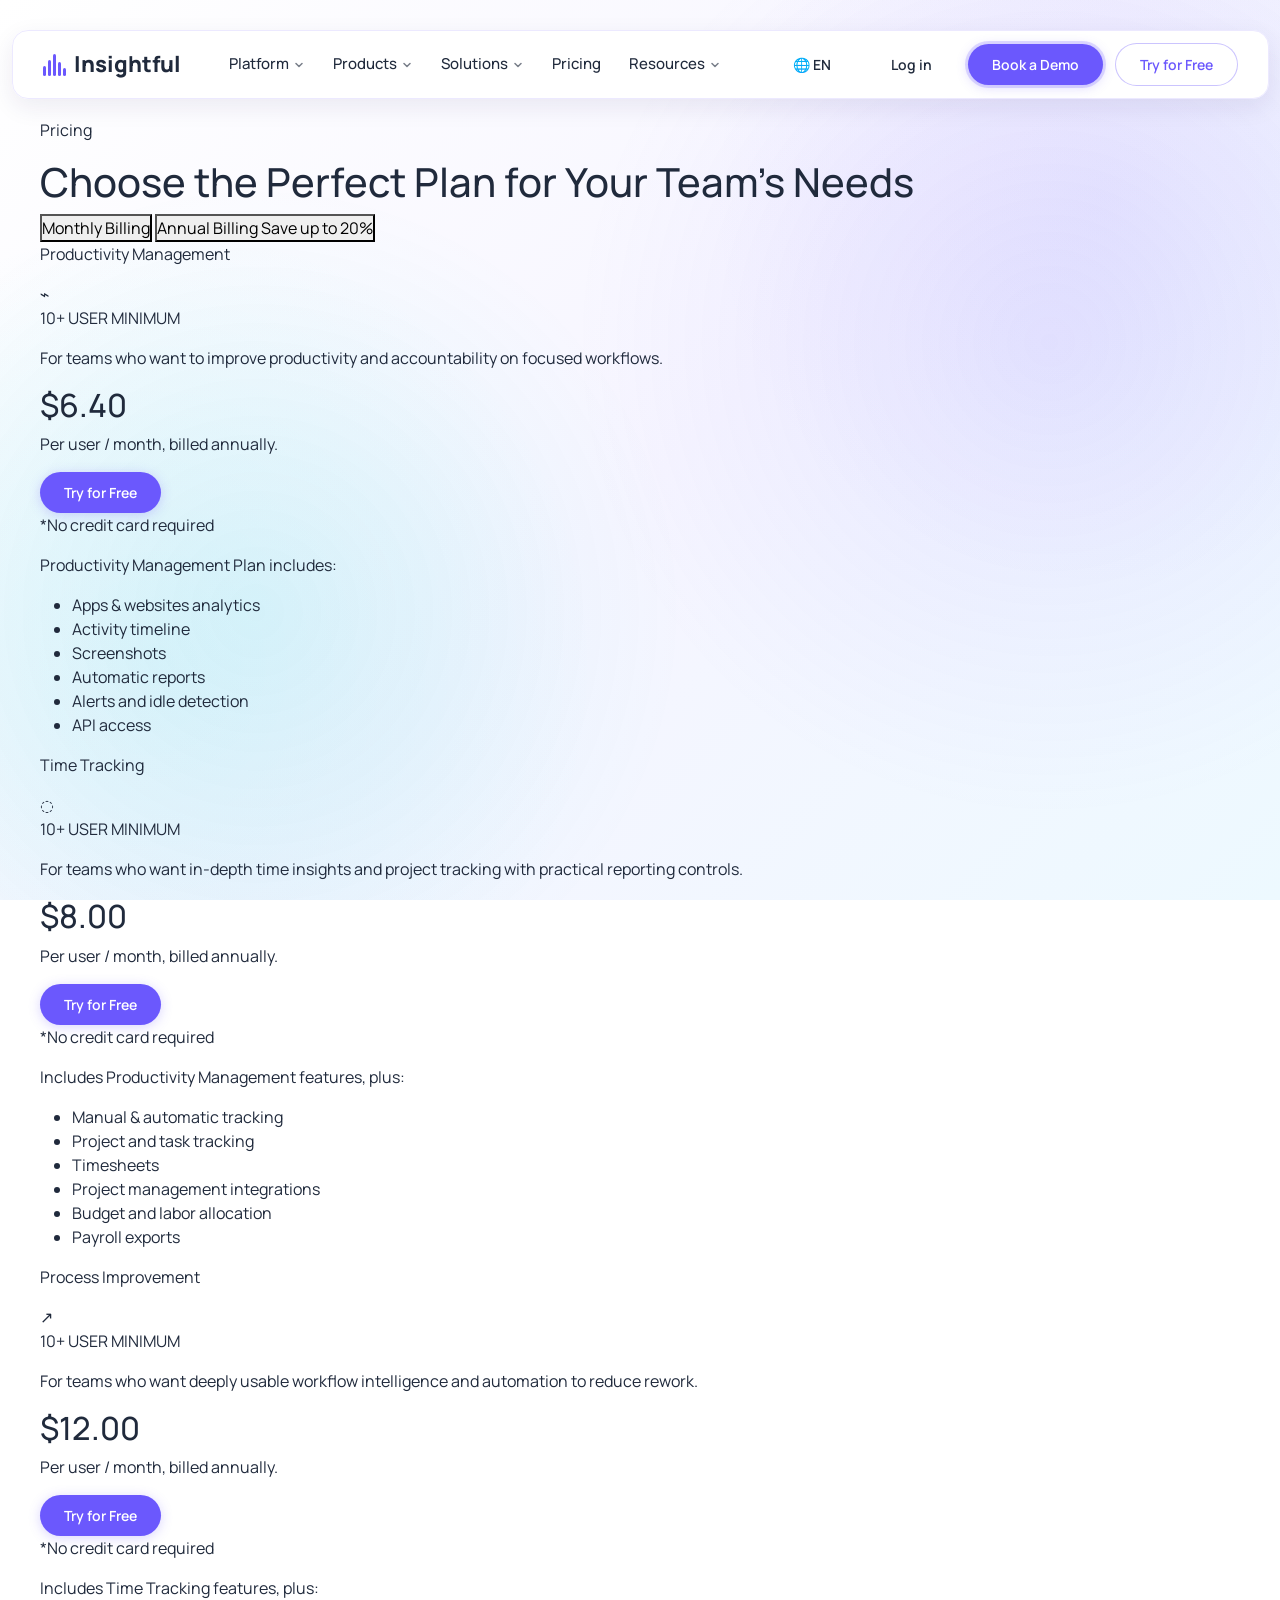
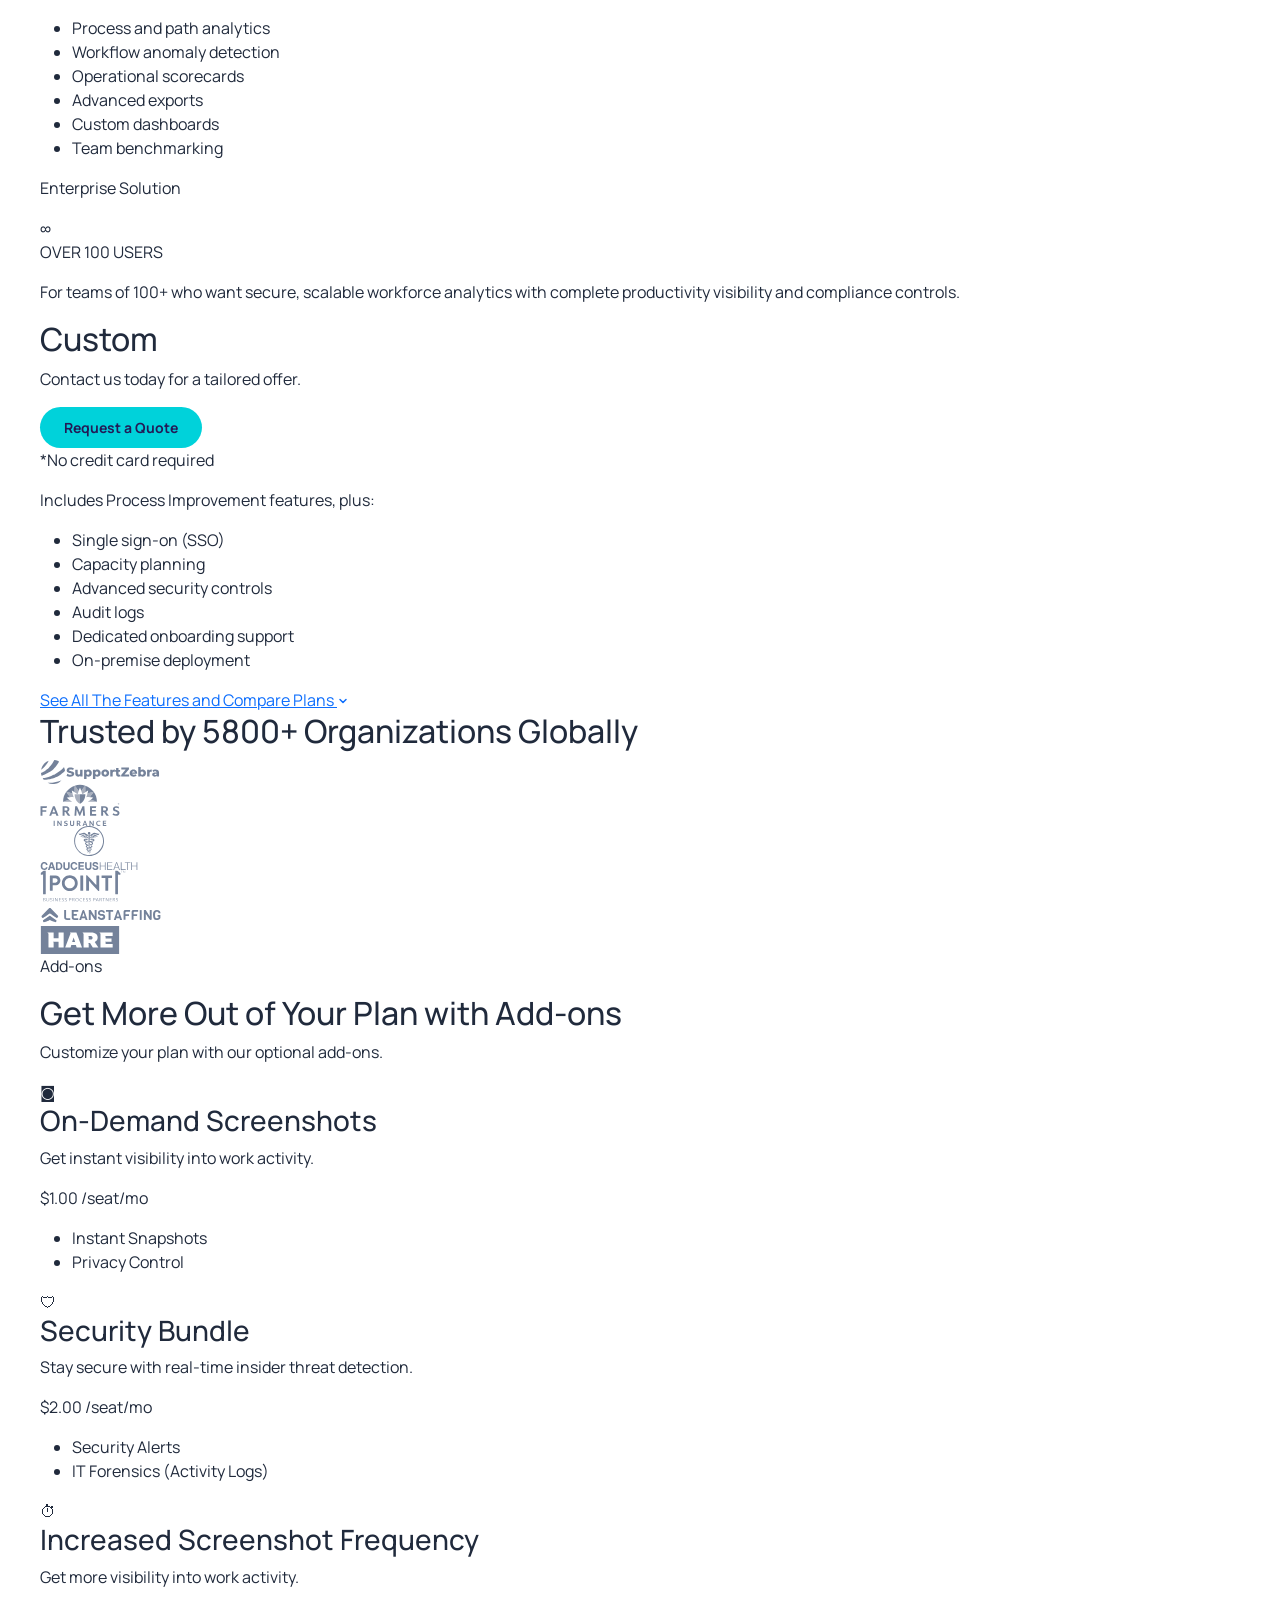
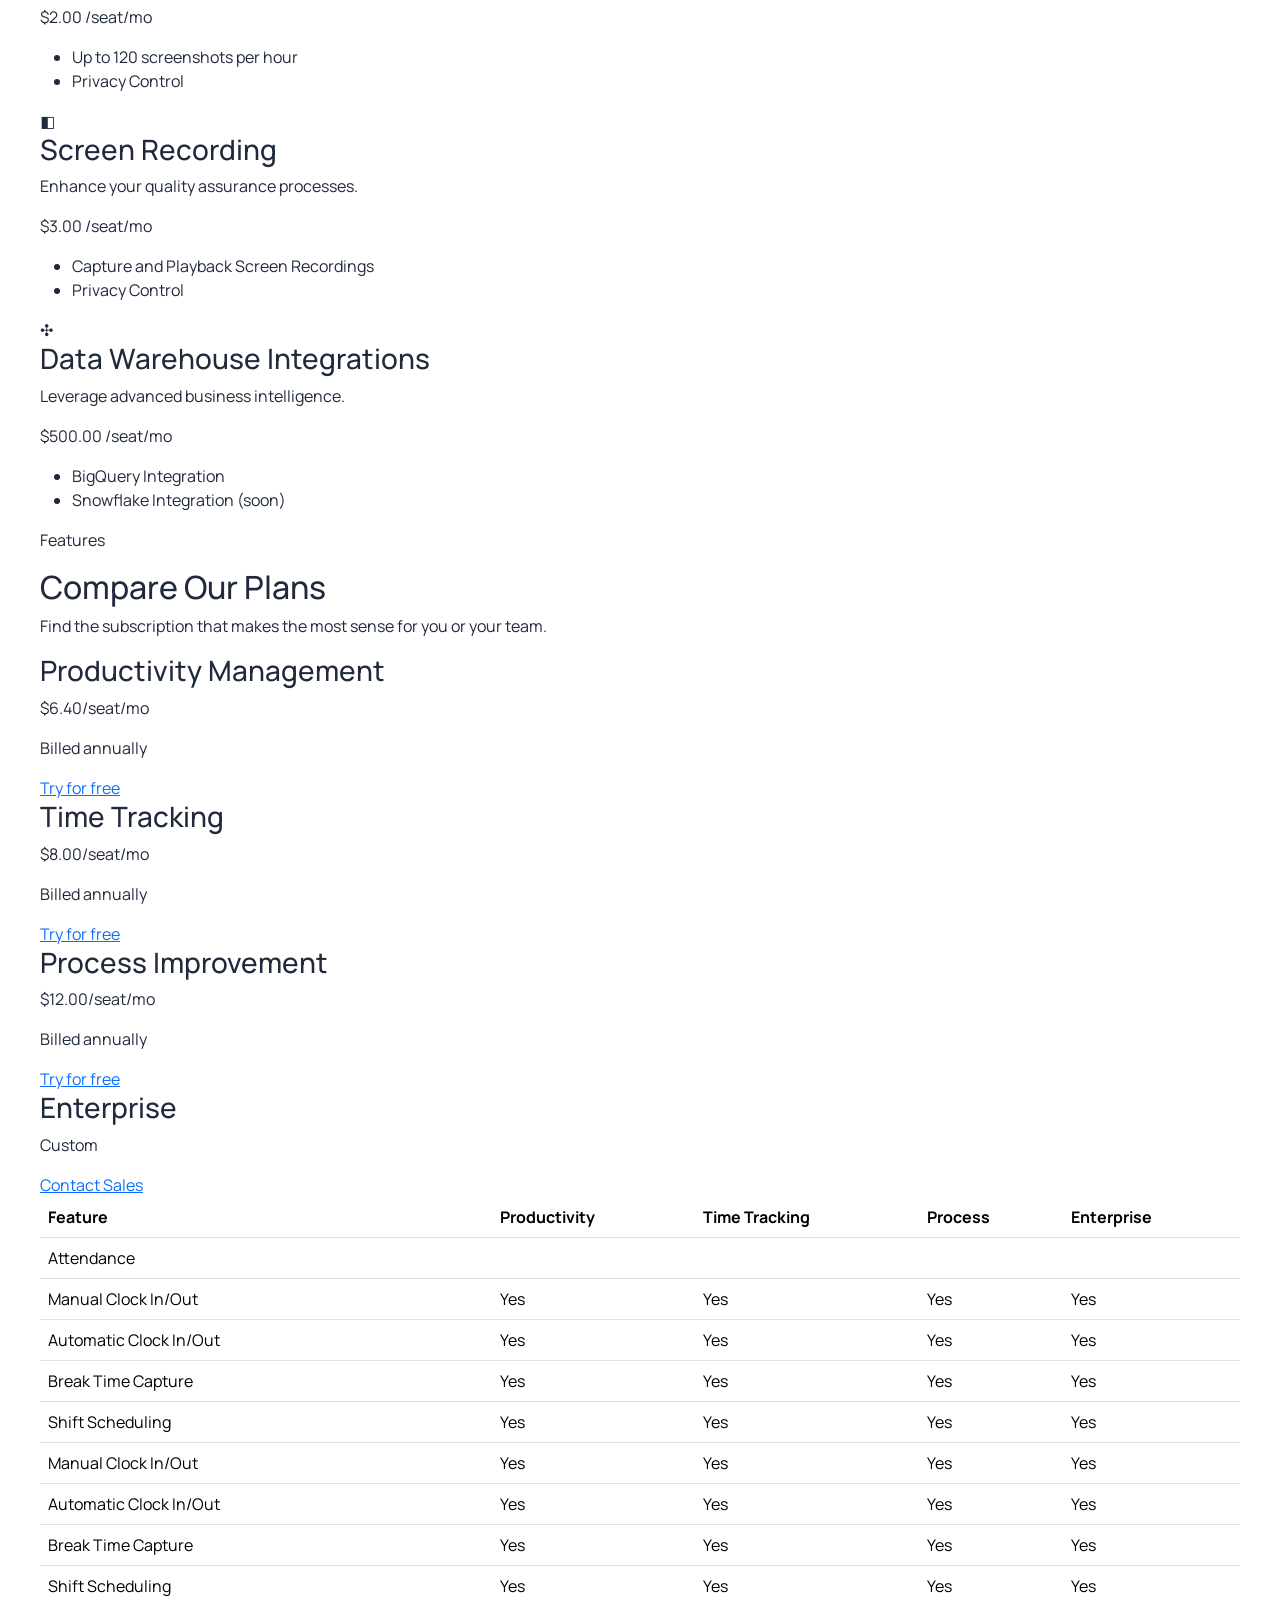
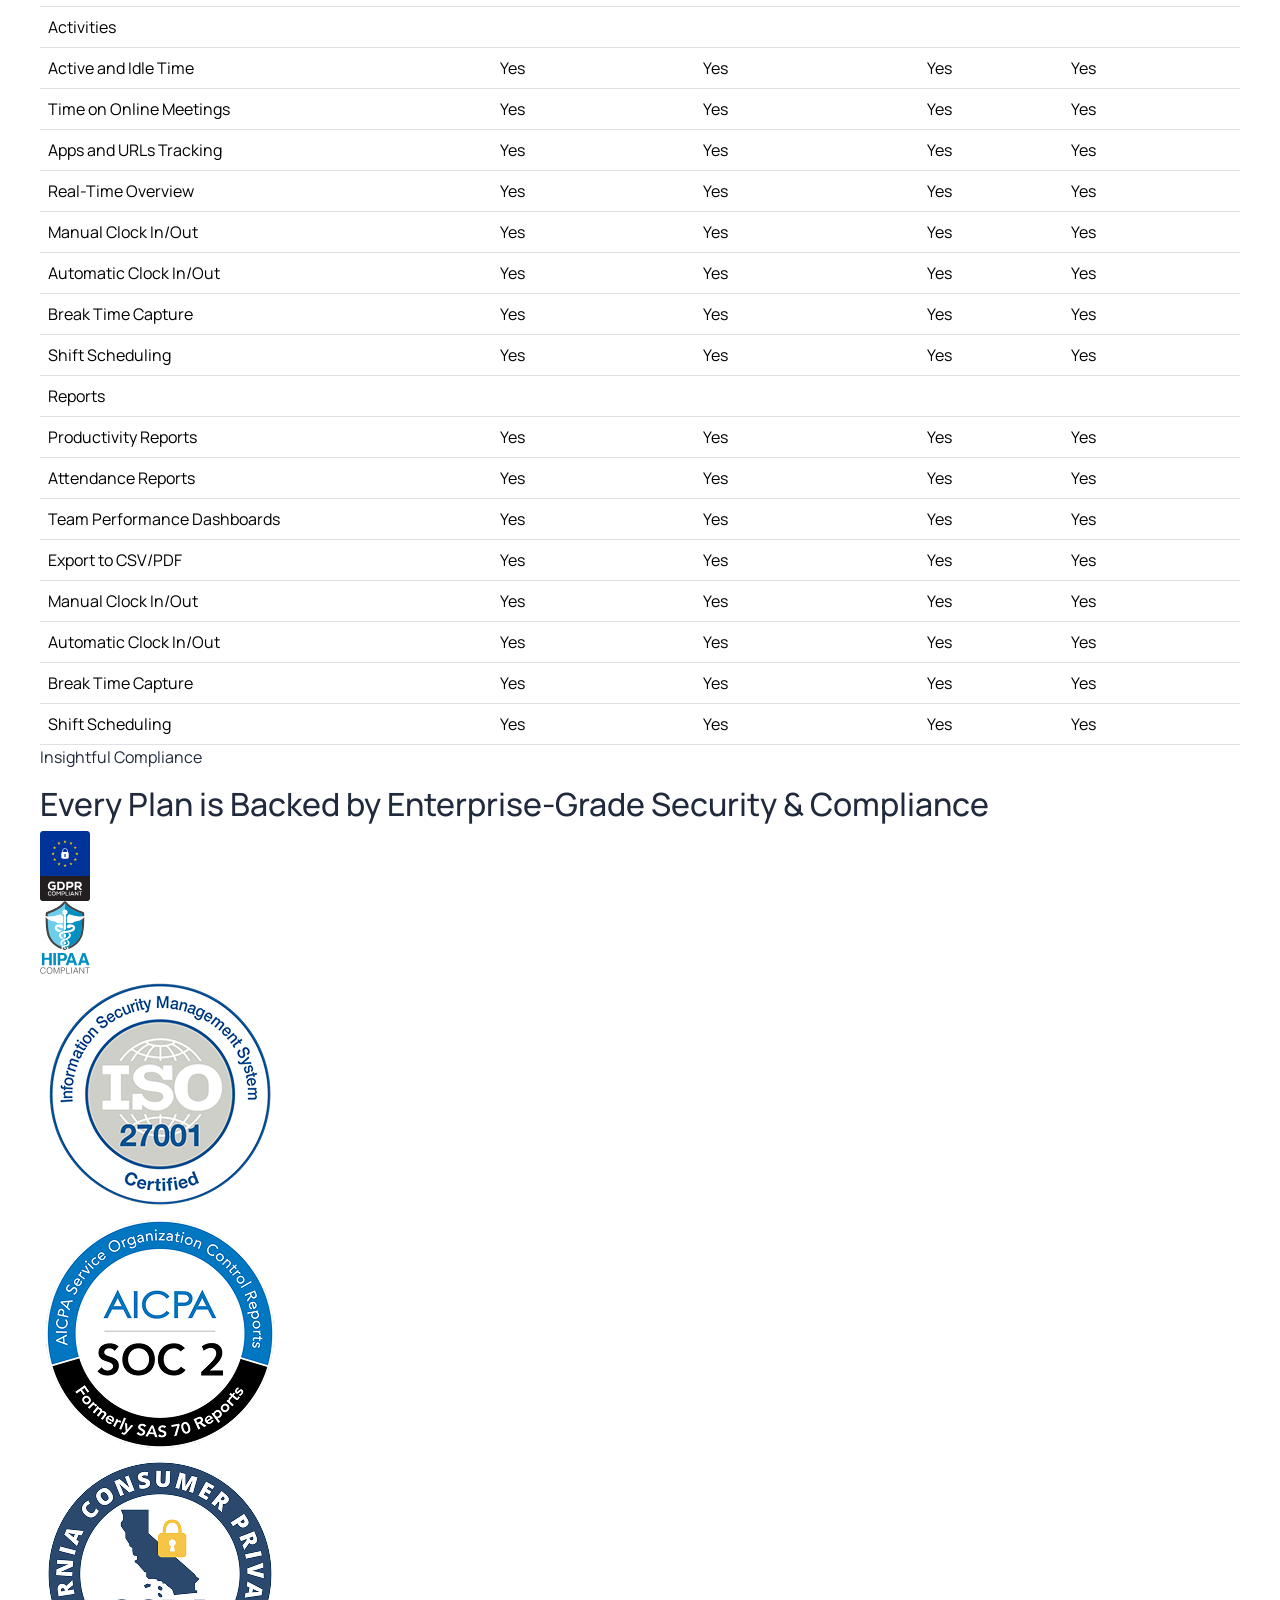
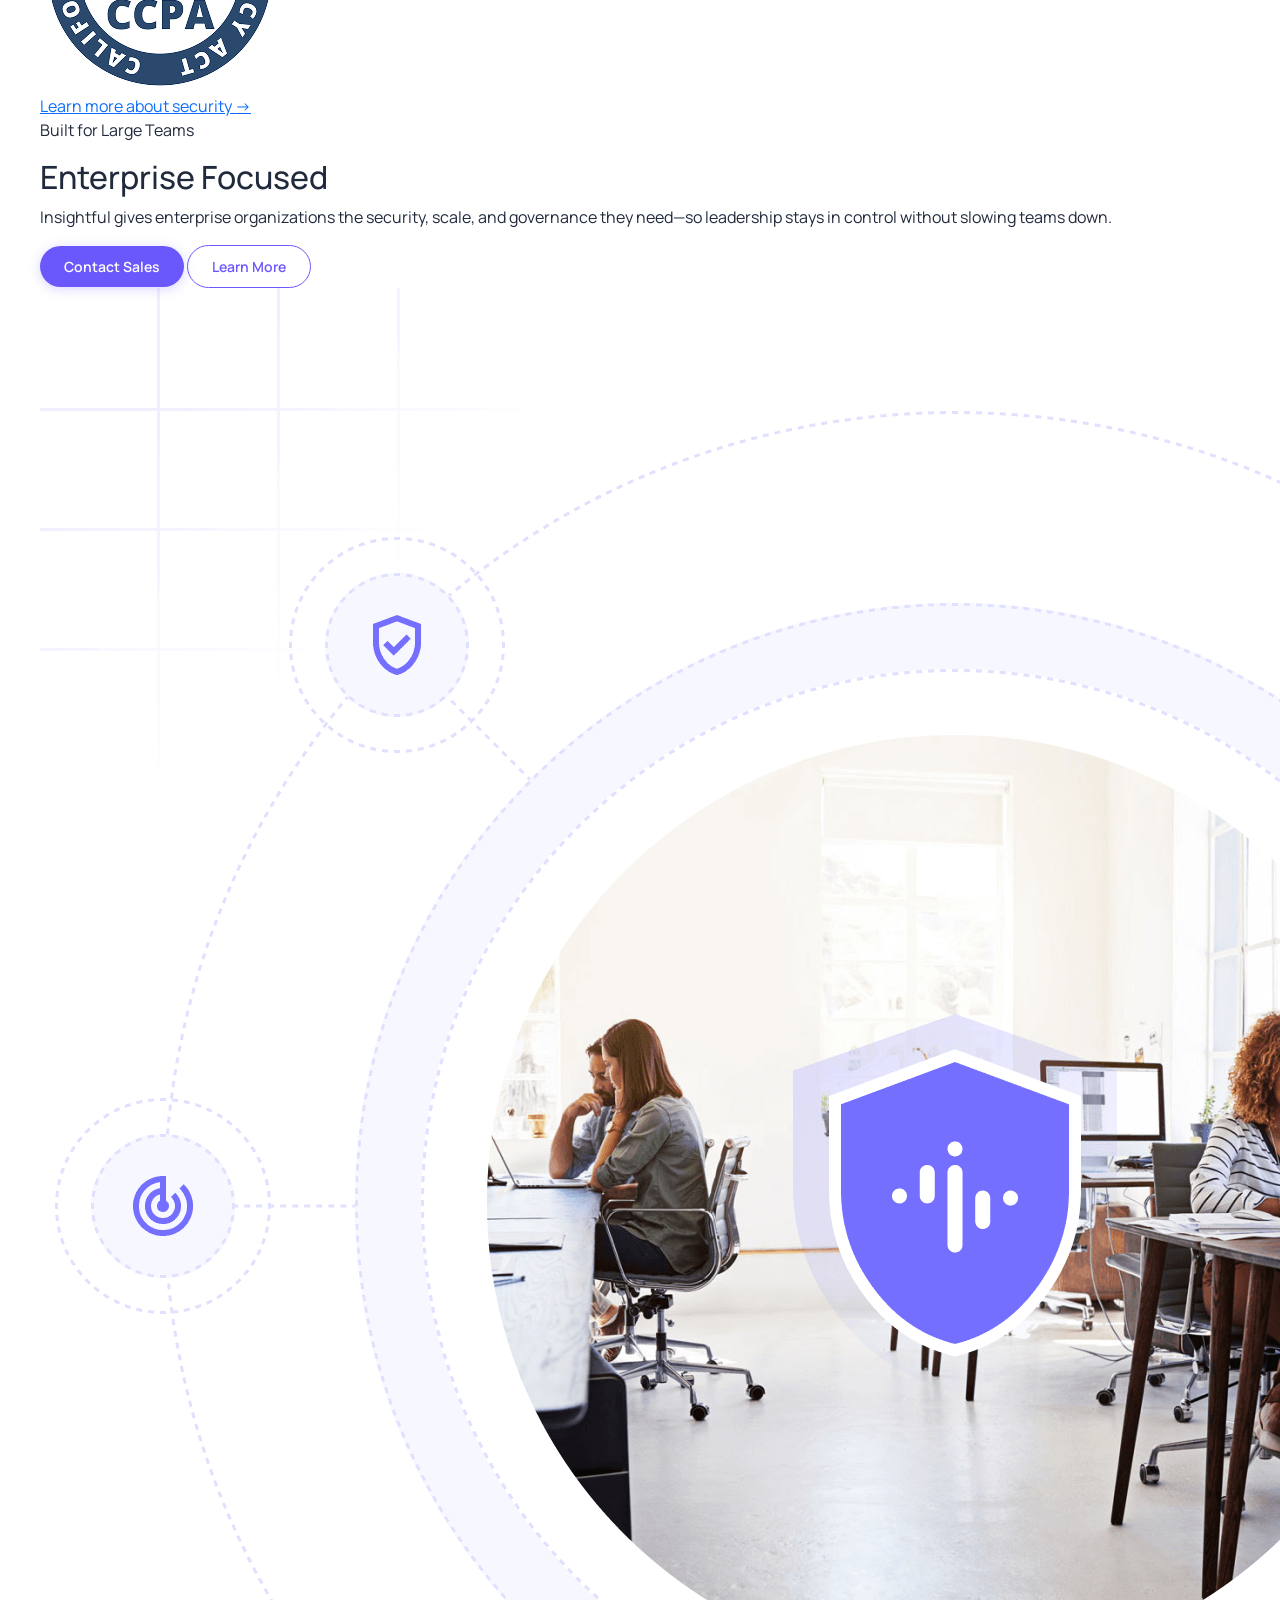
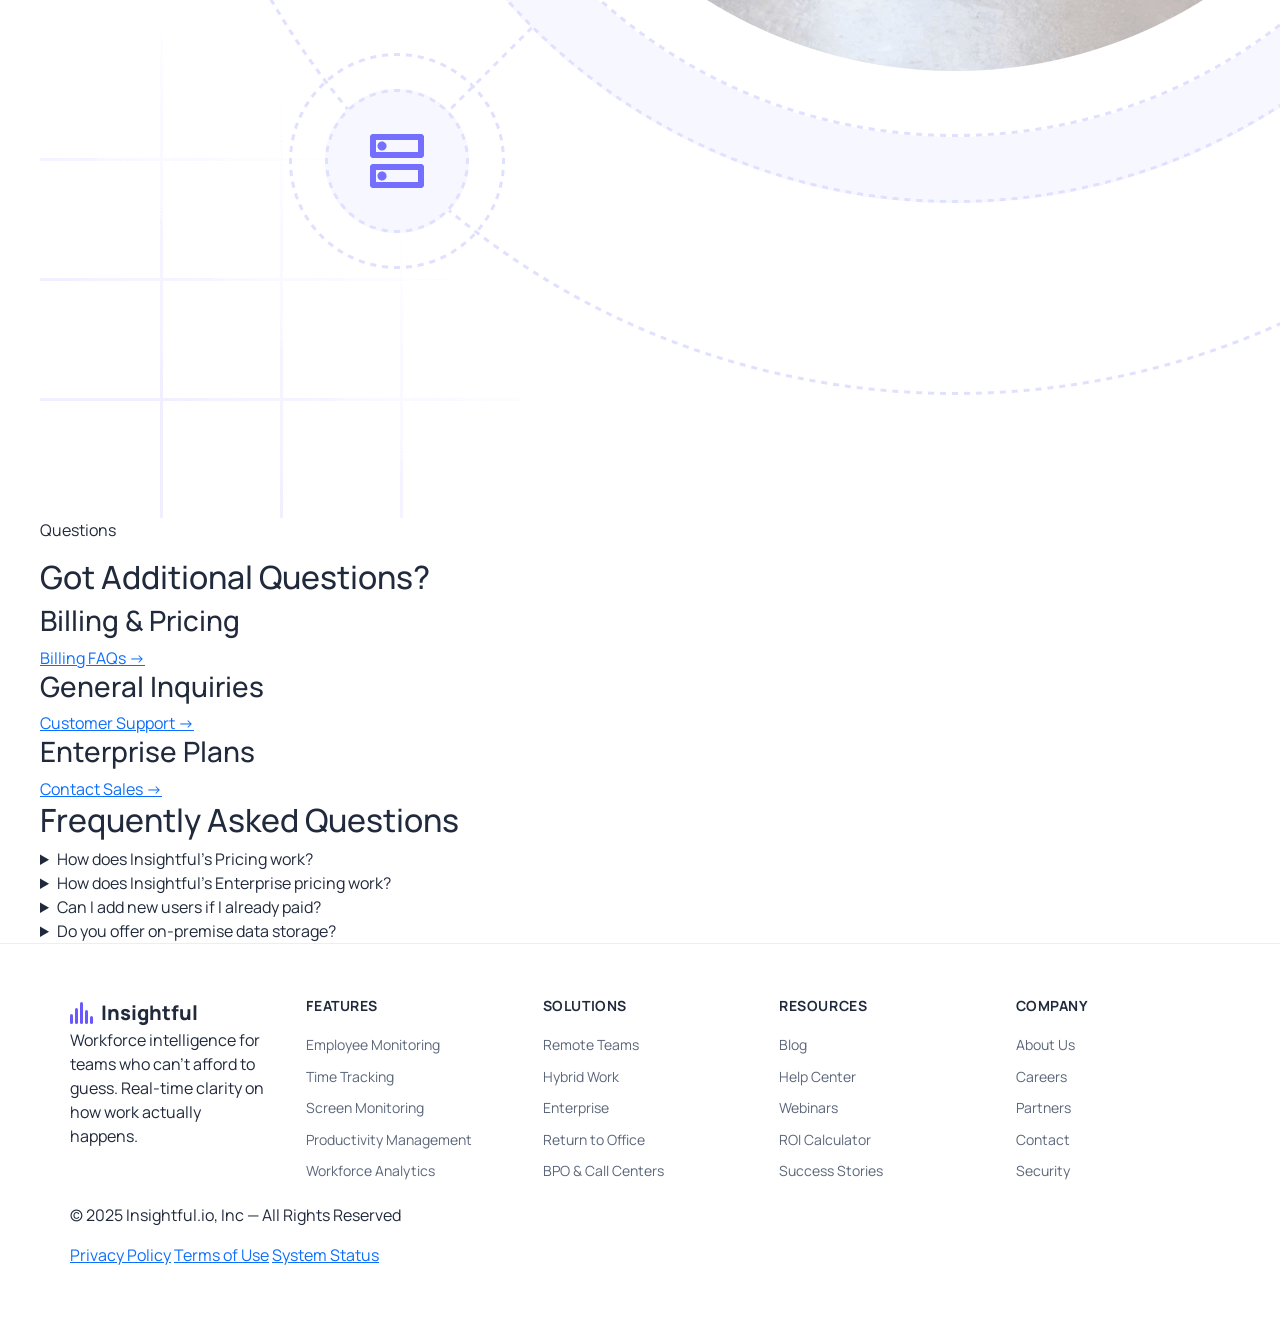
<file: pricing.html>
<!DOCTYPE html>
<html lang="en">
<head>
  <meta charset="UTF-8">
  <meta name="viewport" content="width=device-width, initial-scale=1.0">
  <title>Insightful | Pricing</title>
  <link href="https://fonts.googleapis.com/css2?family=Manrope:wght@400;500;600;700;800&display=swap" rel="stylesheet">
  <link href="https://cdn.jsdelivr.net/npm/bootstrap@5.3.3/dist/css/bootstrap.min.css" rel="stylesheet">
  <link rel="stylesheet" href="style.css">
</head>
<body class="pricing-page">

<!-- ═══ NAVBAR ═══ -->
<header class="navbar">
  <nav class="nav-inner">
    <a href="./index.html" class="logo">
      <div class="logo-icon">
        <span></span><span></span><span></span><span></span><span></span>
      </div>
      Insightful
    </a>
    <div class="nav-links">
      <a href="#">Platform <svg width="12" height="12" viewBox="0 0 12 12" fill="none"><path d="M3 4.5L6 7.5L9 4.5" stroke="currentColor" stroke-width="1.5" stroke-linecap="round" stroke-linejoin="round"/></svg></a>
      <a href="#">Products <svg width="12" height="12" viewBox="0 0 12 12" fill="none"><path d="M3 4.5L6 7.5L9 4.5" stroke="currentColor" stroke-width="1.5" stroke-linecap="round" stroke-linejoin="round"/></svg></a>
      <a href="#">Solutions <svg width="12" height="12" viewBox="0 0 12 12" fill="none"><path d="M3 4.5L6 7.5L9 4.5" stroke="currentColor" stroke-width="1.5" stroke-linecap="round" stroke-linejoin="round"/></svg></a>
      <a href="./pricing.html" class="is-active">Pricing</a>
      <a href="#">Resources <svg width="12" height="12" viewBox="0 0 12 12" fill="none"><path d="M3 4.5L6 7.5L9 4.5" stroke="currentColor" stroke-width="1.5" stroke-linecap="round" stroke-linejoin="round"/></svg></a>
    </div>
    <div class="nav-actions">
      <a href="#" class="btn btn-ghost">🌐 EN</a>
      <a href="#" class="btn btn-ghost">Log in</a>
      <a href="#" class="btn btn-purple">Book a Demo</a>
      <a href="#" class="btn btn-teal">Try for Free</a>
    </div>
  </nav>
</header>

<main>
  <section class="pricing-hero">
    <div class="container">
      <p class="pricing-kicker">Pricing</p>
      <h1>Choose the Perfect Plan for Your Team's Needs</h1>
      <div class="billing-toggle compact" role="group" aria-label="Billing period">
        <button class="billing-btn" type="button">Monthly Billing</button>
        <button class="billing-btn is-selected" type="button">Annual Billing <span>Save up to 20%</span></button>
      </div>
    </div>
  </section>

  <section class="pricing-plans">
    <div class="container">
      <div class="pricing-grid">
        <article class="plan-card">
          <div class="plan-head">
            <p class="plan-name">Productivity Management</p>
            <span class="plan-mini-icon">⌁</span>
          </div>
          <p class="plan-users">10+ USER MINIMUM</p>
          <p class="plan-desc">For teams who want to improve productivity and accountability on focused workflows.</p>
          <h2>$6.40</h2>
          <p class="plan-meta">Per user / month, billed annually.</p>
          <a href="#" class="btn btn-purple plan-btn">Try for Free</a>
          <p class="plan-note">*No credit card required</p>
          <p class="plan-includes">Productivity Management Plan includes:</p>
          <ul>
            <li>Apps & websites analytics</li>
            <li>Activity timeline</li>
            <li>Screenshots</li>
            <li>Automatic reports</li>
            <li>Alerts and idle detection</li>
            <li>API access</li>
          </ul>
        </article>

        <article class="plan-card">
          <div class="plan-head">
            <p class="plan-name">Time Tracking</p>
            <span class="plan-mini-icon">◌</span>
          </div>
          <p class="plan-users">10+ USER MINIMUM</p>
          <p class="plan-desc">For teams who want in-depth time insights and project tracking with practical reporting controls.</p>
          <h2>$8.00</h2>
          <p class="plan-meta">Per user / month, billed annually.</p>
          <a href="#" class="btn btn-purple plan-btn">Try for Free</a>
          <p class="plan-note">*No credit card required</p>
          <p class="plan-includes">Includes Productivity Management features, plus:</p>
          <ul>
            <li>Manual & automatic tracking</li>
            <li>Project and task tracking</li>
            <li>Timesheets</li>
            <li>Project management integrations</li>
            <li>Budget and labor allocation</li>
            <li>Payroll exports</li>
          </ul>
        </article>

        <article class="plan-card">
          <div class="plan-head">
            <p class="plan-name">Process Improvement</p>
            <span class="plan-mini-icon">↗</span>
          </div>
          <p class="plan-users">10+ USER MINIMUM</p>
          <p class="plan-desc">For teams who want deeply usable workflow intelligence and automation to reduce rework.</p>
          <h2>$12.00</h2>
          <p class="plan-meta">Per user / month, billed annually.</p>
          <a href="#" class="btn btn-purple plan-btn">Try for Free</a>
          <p class="plan-note">*No credit card required</p>
          <p class="plan-includes">Includes Time Tracking features, plus:</p>
          <ul>
            <li>Process and path analytics</li>
            <li>Workflow anomaly detection</li>
            <li>Operational scorecards</li>
            <li>Advanced exports</li>
            <li>Custom dashboards</li>
            <li>Team benchmarking</li>
          </ul>
        </article>

        <article class="plan-card enterprise-plan">
          <div class="plan-head">
            <p class="plan-name">Enterprise Solution</p>
            <span class="plan-mini-icon">∞</span>
          </div>
          <p class="plan-users">OVER 100 USERS</p>
          <p class="plan-desc">For teams of 100+ who want secure, scalable workforce analytics with complete productivity visibility and compliance controls.</p>
          <h2>Custom</h2>
          <p class="plan-meta">Contact us today for a tailored offer.</p>
          <a href="#" class="btn btn-teal plan-btn">Request a Quote</a>
          <p class="plan-note">*No credit card required</p>
          <p class="plan-includes">Includes Process Improvement features, plus:</p>
          <ul>
            <li>Single sign-on (SSO)</li>
            <li>Capacity planning</li>
            <li>Advanced security controls</li>
            <li>Audit logs</li>
            <li>Dedicated onboarding support</li>
            <li>On-premise deployment</li>
          </ul>
        </article>
      </div>
    </div>
  </section>

  <section class="compare-cta-bar">
    <div class="container">
      <a href="#" class="compare-cta-link">
        <span>See All The Features and Compare Plans</span>
        <svg class="compare-cta-arrow" width="12" height="12" viewBox="0 0 12 12" fill="none" aria-hidden="true">
          <path d="M3 4.5L6 7.5L9 4.5" stroke="currentColor" stroke-width="1.5" stroke-linecap="round" stroke-linejoin="round"></path>
        </svg>
      </a>
    </div>
  </section>

  <section class="logo-strip">
    <div class="container">
      <h2 class="logo-strip-title">Trusted by <span>5800+</span> Organizations Globally</h2>
      <div class="logo-strip-grid six">
        <div class="logo-tile"><img src="./images/6822ffd987b76987ec12130b_Group%207187.svg" alt="Hare"></div>
        <div class="logo-tile"><img src="./images/6822ffd9758002338acd919a_Group%206054.svg" alt="Farmers Insurance"></div>
        <div class="logo-tile"><img src="./images/6823000bfdf4fac7137b2857_Group%207179.svg" alt="Caduceus Health"></div>
        <div class="logo-tile"><img src="./images/6822ffd993c9660691750fb2_Layer_1.svg" alt="SupportZebra"></div>
        <div class="logo-tile"><img src="./images/6823000bbf2cca23eadeb5e1_5fd8eefdd28918919032a337_lean-staffing-logo%201.svg" alt="Lean Staffing"></div>
        <div class="logo-tile"><img src="./images/6823000b121a527a5a515b74_Layer_1.svg" alt="1Point"></div>
      </div>
    </div>
  </section>

  <section class="addons-section">
    <div class="container">
      <p class="addons-kicker">Add-ons</p>
      <h2 class="addons-title">Get More Out of Your Plan with Add-ons</h2>
      <p class="addons-subtitle">Customize your plan with our optional add-ons.</p>

      <div class="addons-grid">
        <article class="addon-card">
          <span class="addon-icon">◙</span>
          <h3>On-Demand Screenshots</h3>
          <p class="addon-desc">Get instant visibility into work activity.</p>
          <p class="addon-price">$1.00 <span>/seat/mo</span></p>
          <ul>
            <li>Instant Snapshots</li>
            <li>Privacy Control</li>
          </ul>
        </article>

        <article class="addon-card">
          <span class="addon-icon">🛡</span>
          <h3>Security Bundle</h3>
          <p class="addon-desc">Stay secure with real-time insider threat detection.</p>
          <p class="addon-price">$2.00 <span>/seat/mo</span></p>
          <ul>
            <li>Security Alerts</li>
            <li>IT Forensics (Activity Logs)</li>
          </ul>
        </article>

        <article class="addon-card">
          <span class="addon-icon">⏱</span>
          <h3>Increased Screenshot Frequency</h3>
          <p class="addon-desc">Get more visibility into work activity.</p>
          <p class="addon-price">$2.00 <span>/seat/mo</span></p>
          <ul>
            <li>Up to 120 screenshots per hour</li>
            <li>Privacy Control</li>
          </ul>
        </article>

        <article class="addon-card">
          <span class="addon-icon">◧</span>
          <h3>Screen Recording</h3>
          <p class="addon-desc">Enhance your quality assurance processes.</p>
          <p class="addon-price">$3.00 <span>/seat/mo</span></p>
          <ul>
            <li>Capture and Playback Screen Recordings</li>
            <li>Privacy Control</li>
          </ul>
        </article>

        <article class="addon-card">
          <span class="addon-icon">✣</span>
          <h3>Data Warehouse Integrations</h3>
          <p class="addon-desc">Leverage advanced business intelligence.</p>
          <p class="addon-price">$500.00 <span>/seat/mo</span></p>
          <ul>
            <li>BigQuery Integration</li>
            <li>Snowflake Integration (soon)</li>
          </ul>
        </article>
      </div>
    </div>
  </section>

  <section class="plans-highlight-section">
    <div class="container">
      <p class="plans-highlight-kicker">Features</p>
      <h2 class="plans-highlight-title">Compare Our Plans</h2>
      <p class="plans-highlight-subtitle">Find the subscription that makes the most sense for you or your team.</p>

      <div class="plans-highlight-grid">
        <article class="mini-plan-card">
          <h3>Productivity Management</h3>
          <p class="mini-plan-price">$6.40<span>/seat/mo</span></p>
          <p class="mini-plan-billed">Billed annually</p>
          <a href="#" class="mini-plan-btn">Try for free</a>
        </article>
        <article class="mini-plan-card">
          <h3>Time Tracking</h3>
          <p class="mini-plan-price">$8.00<span>/seat/mo</span></p>
          <p class="mini-plan-billed">Billed annually</p>
          <a href="#" class="mini-plan-btn">Try for free</a>
        </article>
        <article class="mini-plan-card featured-purple">
          <h3>Process Improvement</h3>
          <p class="mini-plan-price">$12.00<span>/seat/mo</span></p>
          <p class="mini-plan-billed">Billed annually</p>
          <a href="#" class="mini-plan-btn">Try for free</a>
        </article>
        <article class="mini-plan-card featured-dark">
          <h3>Enterprise</h3>
          <p class="mini-plan-custom">Custom</p>
          <a href="#" class="mini-plan-btn">Contact Sales</a>
        </article>
      </div>

      <div class="compare-modern-card">
        <div class="table-responsive compare-table-scroll">
          <table class="table align-middle mb-0 compare-modern-table">
            <thead>
              <tr>
                <th>Feature</th>
                <th>Productivity</th>
                <th>Time Tracking</th>
                <th>Process</th>
                <th>Enterprise</th>
              </tr>
            </thead>
            <tbody>
              <tr class="section-row"><td colspan="5">Attendance</td></tr>
              <tr><td>Manual Clock In/Out</td><td><span class="yes-pill">Yes</span></td><td><span class="yes-pill">Yes</span></td><td><span class="yes-pill">Yes</span></td><td><span class="yes-pill">Yes</span></td></tr>
              <tr><td>Automatic Clock In/Out</td><td><span class="yes-pill">Yes</span></td><td><span class="yes-pill">Yes</span></td><td><span class="yes-pill">Yes</span></td><td><span class="yes-pill">Yes</span></td></tr>
              <tr><td>Break Time Capture</td><td><span class="yes-pill">Yes</span></td><td><span class="yes-pill">Yes</span></td><td><span class="yes-pill">Yes</span></td><td><span class="yes-pill">Yes</span></td></tr>
              <tr><td>Shift Scheduling</td><td><span class="yes-pill">Yes</span></td><td><span class="yes-pill">Yes</span></td><td><span class="yes-pill">Yes</span></td><td><span class="yes-pill">Yes</span></td></tr>
              <tr><td>Manual Clock In/Out</td><td><span class="yes-pill">Yes</span></td><td><span class="yes-pill">Yes</span></td><td><span class="yes-pill">Yes</span></td><td><span class="yes-pill">Yes</span></td></tr>
              <tr><td>Automatic Clock In/Out</td><td><span class="yes-pill">Yes</span></td><td><span class="yes-pill">Yes</span></td><td><span class="yes-pill">Yes</span></td><td><span class="yes-pill">Yes</span></td></tr>
              <tr><td>Break Time Capture</td><td><span class="yes-pill">Yes</span></td><td><span class="yes-pill">Yes</span></td><td><span class="yes-pill">Yes</span></td><td><span class="yes-pill">Yes</span></td></tr>
              <tr><td>Shift Scheduling</td><td><span class="yes-pill">Yes</span></td><td><span class="yes-pill">Yes</span></td><td><span class="yes-pill">Yes</span></td><td><span class="yes-pill">Yes</span></td></tr>

              <tr class="section-row"><td colspan="5">Activities</td></tr>
              <tr><td>Active and Idle Time</td><td><span class="yes-pill">Yes</span></td><td><span class="yes-pill">Yes</span></td><td><span class="yes-pill">Yes</span></td><td><span class="yes-pill">Yes</span></td></tr>
              <tr><td>Time on Online Meetings</td><td><span class="yes-pill">Yes</span></td><td><span class="yes-pill">Yes</span></td><td><span class="yes-pill">Yes</span></td><td><span class="yes-pill">Yes</span></td></tr>
              <tr><td>Apps and URLs Tracking</td><td><span class="yes-pill">Yes</span></td><td><span class="yes-pill">Yes</span></td><td><span class="yes-pill">Yes</span></td><td><span class="yes-pill">Yes</span></td></tr>
              <tr><td>Real-Time Overview</td><td><span class="yes-pill">Yes</span></td><td><span class="yes-pill">Yes</span></td><td><span class="yes-pill">Yes</span></td><td><span class="yes-pill">Yes</span></td></tr>
              <tr><td>Manual Clock In/Out</td><td><span class="yes-pill">Yes</span></td><td><span class="yes-pill">Yes</span></td><td><span class="yes-pill">Yes</span></td><td><span class="yes-pill">Yes</span></td></tr>
              <tr><td>Automatic Clock In/Out</td><td><span class="yes-pill">Yes</span></td><td><span class="yes-pill">Yes</span></td><td><span class="yes-pill">Yes</span></td><td><span class="yes-pill">Yes</span></td></tr>
              <tr><td>Break Time Capture</td><td><span class="yes-pill">Yes</span></td><td><span class="yes-pill">Yes</span></td><td><span class="yes-pill">Yes</span></td><td><span class="yes-pill">Yes</span></td></tr>
              <tr><td>Shift Scheduling</td><td><span class="yes-pill">Yes</span></td><td><span class="yes-pill">Yes</span></td><td><span class="yes-pill">Yes</span></td><td><span class="yes-pill">Yes</span></td></tr>

              <tr class="section-row"><td colspan="5">Reports</td></tr>
              <tr><td>Productivity Reports</td><td><span class="yes-pill">Yes</span></td><td><span class="yes-pill">Yes</span></td><td><span class="yes-pill">Yes</span></td><td><span class="yes-pill">Yes</span></td></tr>
              <tr><td>Attendance Reports</td><td><span class="yes-pill">Yes</span></td><td><span class="yes-pill">Yes</span></td><td><span class="yes-pill">Yes</span></td><td><span class="yes-pill">Yes</span></td></tr>
              <tr><td>Team Performance Dashboards</td><td><span class="yes-pill">Yes</span></td><td><span class="yes-pill">Yes</span></td><td><span class="yes-pill">Yes</span></td><td><span class="yes-pill">Yes</span></td></tr>
              <tr><td>Export to CSV/PDF</td><td><span class="yes-pill">Yes</span></td><td><span class="yes-pill">Yes</span></td><td><span class="yes-pill">Yes</span></td><td><span class="yes-pill">Yes</span></td></tr>
              <tr><td>Manual Clock In/Out</td><td><span class="yes-pill">Yes</span></td><td><span class="yes-pill">Yes</span></td><td><span class="yes-pill">Yes</span></td><td><span class="yes-pill">Yes</span></td></tr>
              <tr><td>Automatic Clock In/Out</td><td><span class="yes-pill">Yes</span></td><td><span class="yes-pill">Yes</span></td><td><span class="yes-pill">Yes</span></td><td><span class="yes-pill">Yes</span></td></tr>
              <tr><td>Break Time Capture</td><td><span class="yes-pill">Yes</span></td><td><span class="yes-pill">Yes</span></td><td><span class="yes-pill">Yes</span></td><td><span class="yes-pill">Yes</span></td></tr>
              <tr><td>Shift Scheduling</td><td><span class="yes-pill">Yes</span></td><td><span class="yes-pill">Yes</span></td><td><span class="yes-pill">Yes</span></td><td><span class="yes-pill">Yes</span></td></tr>
           
            </tbody>
          </table>
        </div>
      </div>
    </div>
  </section>

  <section class="security-section" aria-labelledby="security-compliance-heading">
    <div class="container">
      <p class="security-section-kicker">Insightful Compliance</p>
      <h2 id="security-compliance-heading" class="security-section-heading">Every Plan is Backed by Enterprise-Grade Security &amp; Compliance</h2>
      <div class="security-badge-cards">
        <div class="security-badge-card">
          <img src="./images/gdpr.svg" alt="GDPR Compliant">
        </div>
        <div class="security-badge-card">
          <img src="./images/hipaa.svg" alt="HIPAA Compliant">
        </div>
        <div class="security-badge-card">
          <img src="./images/ISO%2027001.png" alt="ISO 27001 Certified">
        </div>
        <div class="security-badge-card">
          <img src="./images/SOC2.png" alt="AICPA SOC 2">
        </div>
        <div class="security-badge-card">
          <img src="./images/CCPA.png" alt="CCPA — California Consumer Privacy Act">
        </div>
      </div>
      <a href="#" class="security-section-link">Learn more about security →</a>
    </div>
  </section>

  <section class="enterprise-focused">
    <div class="container enterprise-wrap">
      <div class="enterprise-copy">
        <p class="enterprise-kicker">Built for Large Teams</p>
        <h2>Enterprise Focused</h2>
        <p class="enterprise-desc">Insightful gives enterprise organizations the security, scale, and governance they need—so leadership stays in control without slowing teams down.</p>
        <div class="enterprise-ctas">
          <a href="#" class="btn btn-purple">Contact Sales</a>
          <a href="#" class="btn btn-outline">Learn More</a>
        </div>
      </div>
      <div class="enterprise-visual">
        <img src="./images/12-bg.png" alt="Enterprise team workspace with security and analytics highlights">
      </div>
    </div>
  </section>

  <section class="questions-section" aria-labelledby="questions-heading">
    <div class="container">
      <p class="questions-kicker">Questions</p>
      <h2 id="questions-heading" class="questions-title">Got Additional Questions?</h2>
      <div class="questions-grid">
        <article class="questions-card">
          <h3 class="questions-card-title">Billing &amp; Pricing</h3>
          <a href="#" class="questions-card-link">Billing FAQs →</a>
        </article>
        <article class="questions-card">
          <h3 class="questions-card-title">General Inquiries</h3>
          <a href="#" class="questions-card-link">Customer Support →</a>
        </article>
        <article class="questions-card">
          <h3 class="questions-card-title">Enterprise Plans</h3>
          <a href="#" class="questions-card-link">Contact Sales →</a>
        </article>
      </div>
    </div>
  </section>

  <section class="faq-section" aria-labelledby="faq-heading">
    <div class="container">
      <h2 id="faq-heading" class="faq-section-title">Frequently Asked Questions</h2>
      <div class="faq-list">
        <details class="faq-item">
          <summary class="faq-summary">
            <span class="faq-question">How does Insightful&apos;s Pricing work?</span>
            <span class="faq-icon" aria-hidden="true"></span>
          </summary>
          <div class="faq-panel">
            <p>Plans are priced per user per month, with annual billing typically offering the best rate. You choose a plan tier that matches your features, and you can scale seats as your team grows.</p>
          </div>
        </details>
        <details class="faq-item">
          <summary class="faq-summary">
            <span class="faq-question">How does Insightful&apos;s Enterprise pricing work?</span>
            <span class="faq-icon" aria-hidden="true"></span>
          </summary>
          <div class="faq-panel">
            <p>Enterprise pricing is customized based on team size, security requirements, and deployment options. Contact our sales team for a quote tailored to your organization.</p>
          </div>
        </details>
        <details class="faq-item">
          <summary class="faq-summary">
            <span class="faq-question">Can I add new users if I already paid?</span>
            <span class="faq-icon" aria-hidden="true"></span>
          </summary>
          <div class="faq-panel">
            <p>Yes. You can add users to your subscription; billing is usually adjusted prorated for the remainder of your billing period, depending on your plan and contract.</p>
          </div>
        </details>
        <details class="faq-item">
          <summary class="faq-summary">
            <span class="faq-question">Do you offer on-premise data storage?</span>
            <span class="faq-icon" aria-hidden="true"></span>
          </summary>
          <div class="faq-panel">
            <p>On-premise and hybrid deployment options are available for Enterprise customers with specific compliance or infrastructure needs. Reach out to discuss what fits your environment.</p>
          </div>
        </details>
      </div>
    </div>
  </section>
</main>

<!-- ═══ FOOTER ═══ -->
<footer class="footer">
  <div class="container">
    <div class="footer-grid">
      <div class="footer-brand">
        <a href="./index.html" class="logo" style="font-size:20px;">
          <div class="logo-icon"><span></span><span></span><span></span><span></span><span></span></div>
          Insightful
        </a>
        <p>Workforce intelligence for teams who can't afford to guess. Real-time clarity on how work actually happens.</p>
      </div>
      <div class="footer-col">
        <h4>Features</h4>
        <a href="#">Employee Monitoring</a>
        <a href="#">Time Tracking</a>
        <a href="#">Screen Monitoring</a>
        <a href="#">Productivity Management</a>
        <a href="#">Workforce Analytics</a>
      </div>
      <div class="footer-col">
        <h4>Solutions</h4>
        <a href="#">Remote Teams</a>
        <a href="#">Hybrid Work</a>
        <a href="#">Enterprise</a>
        <a href="#">Return to Office</a>
        <a href="#">BPO & Call Centers</a>
      </div>
      <div class="footer-col">
        <h4>Resources</h4>
        <a href="#">Blog</a>
        <a href="#">Help Center</a>
        <a href="#">Webinars</a>
        <a href="#">ROI Calculator</a>
        <a href="#">Success Stories</a>
      </div>
      <div class="footer-col">
        <h4>Company</h4>
        <a href="#">About Us</a>
        <a href="#">Careers</a>
        <a href="#">Partners</a>
        <a href="#">Contact</a>
        <a href="#">Security</a>
      </div>
    </div>
    <div class="footer-bottom">
      <p>© 2025 Insightful.io, Inc — All Rights Reserved</p>
      <div class="footer-bottom-links">
        <a href="#">Privacy Policy</a>
        <a href="#">Terms of Use</a>
        <a href="#">System Status</a>
      </div>
    </div>
  </div>
</footer>

<script>
  (function () {
    const navbar = document.querySelector(".navbar");
    if (!navbar) return;
    const setNavbarState = () => {
      navbar.classList.toggle("scrolled", window.scrollY > 12);
    };
    setNavbarState();
    window.addEventListener("scroll", setNavbarState, { passive: true });
  })();
</script>

</body>
</html>
</file>
<file: style.css>
*, *::before, *::after { margin: 0; padding: 0; box-sizing: border-box; }

    :root {
      --purple: #6b58fd;
      --purple-dark: #5a48e4;
      --purple-light: #ececfe;
      --purple-bg: #f9f9ff;
      --navy: #231a56;
      --text-dark: #202a3c;
      --text-mid: #2e4156;
      --text-muted: #5b667b;
      --text-faint: #74829a;
      --teal: #00d2da;
      --teal-light: #e3f8ff;
      --border: #ececfe;
      --white: #ffffff;
    }

    body {
      font-family: 'Manrope', system-ui, sans-serif;
      background:
        radial-gradient(circle at 86% 22%, rgba(107, 88, 253, 0.08) 0%, rgba(107, 88, 253, 0) 30%),
        radial-gradient(circle at 12% 74%, rgba(0, 210, 218, 0.08) 0%, rgba(0, 210, 218, 0) 34%),
        linear-gradient(135deg, #ffffff 0%, #f6f5ff 52%, #edf9ff 100%);
      background-attachment: fixed;
      color: var(--text-dark);
      line-height: 1.5;
      font-size: 16px;
      position: relative;
      overflow-x: hidden;
    }

    body::before {
      content: "";
      position: fixed;
      inset: 0;
      pointer-events: none;
      background:
        radial-gradient(circle at 82% 38%, rgba(130, 111, 255, 0.11) 0%, rgba(130, 111, 255, 0) 40%),
        radial-gradient(circle at 20% 68%, rgba(0, 210, 218, 0.09) 0%, rgba(0, 210, 218, 0) 36%);
      z-index: -1;
    }

    .container {
      max-width: 1280px;
      margin: 0 auto;
      padding: 0 40px;
    }

    /* ───── NAVBAR ───── */
    .navbar {
      position: sticky;
      top: 0;
      z-index: 200;
      background: transparent;
      border-bottom: 1px solid transparent;
      transition: background 0.25s ease, border-color 0.25s ease;
      margin: 10px 0;
    }

    .nav-inner {
      max-width: 1280px;
      margin: 12px auto 0;
      padding: 12px 30px;
      display: flex;
      align-items: center;
      gap: 48px;
      background: rgba(255, 255, 255, 0.98);
      border: 1px solid #ece9ff;
      border-radius: 16px;
      box-shadow: 0 8px 24px rgba(35, 26, 86, 0.08);
      transition: margin 0.25s ease, padding 0.25s ease, border-radius 0.25s ease, box-shadow 0.25s ease, border-color 0.25s ease;
    }

    .navbar.scrolled {
      background: rgba(255,255,255,0.96);
      backdrop-filter: blur(10px);
      border-bottom-color: var(--border);
    }

    .navbar.scrolled .nav-inner {
      margin-top: 0;
      background: transparent;
      border-color: transparent;
      border-radius: 0;
      box-shadow: none;
      padding: 14px 40px;
    }

    /* Top state: keep original font/button appearance */
    .navbar:not(.scrolled) .nav-links a,
    .navbar:not(.scrolled) .btn-ghost {
      color: var(--text-dark);
    }

    .navbar:not(.scrolled) .nav-links a:hover,
    .navbar:not(.scrolled) .nav-actions .btn-ghost:hover {
      color: var(--purple);
    }

    .navbar:not(.scrolled) .btn-purple {
      background: var(--purple);
      color: #fff;
      box-shadow: 0 0 0 3px rgba(107, 88, 253, 0.2), 0 2px 12px rgba(107, 88, 253, 0.25);
    }

    .navbar:not(.scrolled) .btn-teal {
      background: #fff;
      color: var(--purple);
      border: 1.5px solid rgba(107, 88, 253, 0.35);
      font-weight: 600;
    }

    .navbar:not(.scrolled) .btn-teal:hover {
      background: var(--purple-light);
      filter: none;
    }

    .logo {
      font-size: 22px;
      font-weight: 800;
      color: var(--text-dark);
      text-decoration: none;
      display: flex;
      align-items: center;
      gap: 8px;
      white-space: nowrap;
    }

    .logo-image {
      height: 30px;
      width: auto;
      display: block;
    }

    .logo-icon {
      display: flex;
      align-items: flex-end;
      gap: 2px;
      height: 22px;
    }

    .logo-icon span {
      display: inline-block;
      width: 3px;
      border-radius: 2px;
      background: var(--purple);
    }

    .logo-icon span:nth-child(1) { height: 10px; }
    .logo-icon span:nth-child(2) { height: 16px; }
    .logo-icon span:nth-child(3) { height: 22px; }
    .logo-icon span:nth-child(4) { height: 14px; }
    .logo-icon span:nth-child(5) { height: 8px; }

    .nav-links {
      display: flex;
      align-items: center;
      gap: 28px;
      flex: 1;
    }

    .nav-links a {
      text-decoration: none;
      color: var(--text-mid);
      font-weight: 500;
      font-size: 15px;
      display: flex;
      align-items: center;
      gap: 4px;
      position: relative;
      transition: color 0.2s ease;
    }

    .nav-links a::after {
      content: "";
      position: absolute;
      left: 0;
      bottom: -6px;
      width: 0;
      height: 2px;
      border-radius: 2px;
      background: linear-gradient(90deg, var(--purple), var(--teal));
      transition: width 0.25s ease;
    }

    .nav-links a:hover {
      color: var(--purple);
    }

    .nav-links a:hover::after {
      width: 100%;
    }

    .nav-links a svg { opacity: 0.6; }

    .nav-actions {
      display: flex;
      align-items: center;
      gap: 12px;
      margin-left: auto;
    }

    .navbar .nav-actions .btn-ghost {
      position: relative;
    }

    .navbar .nav-actions .btn-ghost::after {
      content: "";
      position: absolute;
      left: 24px;
      bottom: 8px;
      width: 0;
      height: 2px;
      border-radius: 2px;
      background: linear-gradient(90deg, var(--purple), var(--teal));
      transition: width 0.25s ease;
    }

    .navbar .nav-actions .btn-ghost:hover::after {
      width: calc(100% - 48px);
    }

    .btn {
      display: inline-flex;
      align-items: center;
      justify-content: center;
      gap: 6px;
      padding: 10px 24px;
      border-radius: 50px;
      font-weight: 600;
      font-size: 14px;
      text-decoration: none;
      border: none;
      cursor: pointer;
      transition: all 0.2s;
      white-space: nowrap;
    }

    .btn-ghost {
      background: transparent;
      color: var(--text-mid);
    }

    .btn-ghost:hover { color: var(--purple); }

    .btn-purple {
      background: var(--purple);
      color: white;
      box-shadow: 0 2px 12px rgba(107,88,253,0.25);
    }

    .btn-purple:hover { background: var(--purple-dark); transform: translateY(-1px); }

    .btn-teal {
      background: var(--teal);
      color: var(--navy);
      font-weight: 700;
    }

    .btn-teal:hover { filter: brightness(1.05); }

    .btn-outline {
      background: transparent;
      color: var(--purple);
      border: 1.5px solid var(--purple);
    }

    .btn-outline:hover { background: var(--purple-light); }

    .btn-outline-light {
      background: transparent;
      color: white;
      border: 1.5px solid rgba(255,255,255,0.5);
    }

    .btn-outline-light:hover { background: rgba(255,255,255,0.1); }

    .btn-lg { padding: 14px 32px; font-size: 16px; }

    /* ───── HERO ───── */
    .hero {
      background: transparent;
      padding: 80px 0 60px;
    }

    .hero-about {
      background: var(--white);
      padding: 88px 0 72px;
    }

    .hero-about-eyebrow {
      font-size: 12px;
      font-weight: 700;
      letter-spacing: 0.14em;
      text-transform: uppercase;
      color: var(--purple);
      margin-bottom: 18px;
    }

    .hero-about-cta {
      display: inline-flex;
      align-items: center;
      gap: 10px;
    }

    .hero-about-cta svg {
      flex-shrink: 0;
      margin-top: 1px;
    }

    .hero-about-visual-img {
      border-radius: 16px;
    }

    .hero-inner {
      display: grid;
      grid-template-columns: 1fr 1fr;
      gap: 60px;
      align-items: center;
    }

    .badge {
      display: inline-flex;
      align-items: center;
      gap: 6px;
      padding: 5px 14px;
      border-radius: 50px;
      font-size: 12px;
      font-weight: 700;
      letter-spacing: 0.08em;
      text-transform: uppercase;
      margin-bottom: 24px;
    }

    .badge-purple { background: var(--purple-light); color: var(--purple); }
    .badge-teal { background: var(--teal-light); color: #007a85; }

    .hero h1 {
      font-size: 54px;
      font-weight: 800;
      line-height: 1.15;
      letter-spacing: -0.03em;
      color: var(--text-dark);
      margin-bottom: 20px;
    }

    .hero h1 .accent { color: var(--purple); }

    .hero-desc {
      font-size: 18px;
      color: var(--text-mid);
      line-height: 1.6;
      margin-bottom: 32px;
      max-width: 520px;
    }

    .trust-row {
      display: flex;
      align-items: center;
      gap: 16px;
      flex-wrap: wrap;
      margin-top: 24px;
    }

    .trust-logos {
      display: flex;
      align-items: center;
      gap: -6px;
    }

    .trust-logo-circle {
      width: 28px;
      height: 28px;
      border-radius: 50%;
      border: 2px solid white;
      background: var(--purple-light);
      display: inline-flex;
      align-items: center;
      justify-content: center;
      font-size: 10px;
      font-weight: 700;
      color: var(--purple);
      margin-left: -6px;
    }

    .trust-logo-circle:first-child { margin-left: 0; }

    .trust-text-block { font-size: 13px; color: var(--text-muted); }
    .trust-text-block strong { color: var(--text-dark); }

    .hero-cta-row {
      display: flex;
      align-items: center;
      gap: 14px;
      flex-wrap: wrap;
      margin-bottom: 8px;
    }

    .hero-fine { font-size: 12px; color: var(--text-faint); margin-top: 8px; }

    .trust-sep { color: var(--border); }

    .trust-stats {
      display: flex;
      align-items: center;
      gap: 20px;
      font-size: 13px;
      color: var(--text-muted);
      flex-wrap: wrap;
    }

    .trust-stat strong { color: var(--text-dark); }

    .stars { color: #f59e0b; font-size: 14px; letter-spacing: 1px; }

    /* Hero visual image */
    .hero-visual {
      position: relative;
    }

    .hero-visual-image {
      width: 100%;
      display: block;
      border-radius: 0;
      box-shadow: none;
      border: none;
    }

    .dashboard-card {
      background: white;
      border-radius: 20px;
      box-shadow: 0 30px 60px -12px rgba(0,0,0,0.15), 0 0 0 1px rgba(0,0,0,0.04);
      overflow: hidden;
    }

    .dash-header {
      padding: 16px 20px;
      border-bottom: 1px solid #f0f0fe;
      display: flex;
      align-items: center;
      justify-content: space-between;
    }

    .dash-title { font-weight: 700; font-size: 15px; }

    .dash-tabs { display: flex; gap: 16px; }

    .dash-tab {
      font-size: 12px;
      color: var(--text-muted);
      display: flex;
      align-items: center;
      gap: 5px;
    }

    .dot {
      width: 8px; height: 8px;
      border-radius: 50%;
      display: inline-block;
    }

    .dot-blue { background: #4f8ef7; }
    .dot-red { background: #f44; }
    .dot-gray { background: #bbb; }
    .dot-orange { background: #ff9900; }
    .dot-teal { background: var(--teal); }

    .dash-body { padding: 16px 20px; }

    .dash-row-header {
      display: grid;
      grid-template-columns: 140px 1fr 80px;
      gap: 12px;
      margin-bottom: 12px;
      font-size: 12px;
      color: var(--text-muted);
      font-weight: 600;
    }

    .employee-row {
      display: grid;
      grid-template-columns: 140px 1fr 80px;
      gap: 12px;
      align-items: center;
      margin-bottom: 14px;
    }

    .emp-info { display: flex; align-items: center; gap: 10px; }

    .avatar {
      width: 34px; height: 34px;
      border-radius: 50%;
      display: flex; align-items: center; justify-content: center;
      font-size: 13px; font-weight: 700; color: white;
      flex-shrink: 0;
    }

    .emp-name { font-size: 13px; font-weight: 600; }

    .emp-util {
      font-size: 11px;
      font-weight: 700;
      margin-top: 2px;
    }

    .util-low { color: #f44; }
    .util-mid { color: #f59e0b; }
    .util-high { color: #22c55e; }

    .timeline-bar {
      position: relative;
      height: 18px;
      background: #f5f5fa;
      border-radius: 4px;
      overflow: hidden;
    }

    .tl-segment {
      position: absolute;
      height: 100%;
      border-radius: 3px;
    }

    .alert-chip {
      display: inline-flex;
      align-items: center;
      gap: 4px;
      padding: 3px 10px;
      border-radius: 20px;
      font-size: 11px;
      font-weight: 600;
      white-space: nowrap;
    }

    .chip-red { background: #fff0f0; color: #d00; border: 1px solid #ffd0d0; }
    .chip-yellow { background: #fffbeb; color: #b45309; border: 1px solid #fde68a; }
    .chip-green { background: #f0fdf4; color: #166534; border: 1px solid #bbf7d0; }

    /* Float card */
    .float-card {
      position: absolute;
      background: white;
      border-radius: 16px;
      padding: 16px;
      box-shadow: 0 20px 40px -8px rgba(0,0,0,0.12), 0 0 0 1px rgba(0,0,0,0.04);
    }

    .float-bottom-left {
      bottom: -32px;
      left: -20px;
      width: 230px;
    }

    .float-title { font-size: 12px; font-weight: 700; margin-bottom: 12px; color: var(--text-dark); }

    .radar-placeholder {
      width: 100%;
      height: 110px;
      position: relative;
    }

    .radar-svg { width: 100%; height: 100%; }

    /* ───── LOGO CLOUD ───── */
    .logo-cloud {
      padding: 40px 0;
      border-top: 1px solid var(--border);
      border-bottom: 1px solid var(--border);
      background: rgba(255, 255, 255, 0.42);
      backdrop-filter: blur(2px);
    }

    .logo-cloud-label {
      text-align: center;
      font-size: 13px;
      font-weight: 600;
      color: var(--text-muted);
      letter-spacing: 0.06em;
      text-transform: uppercase;
      margin-bottom: 28px;
    }

    .client-logos {
      display: flex;
      justify-content: center;
      align-items: center;
      gap: 48px;
      flex-wrap: wrap;
    }

    .client-logo {
      opacity: 0.72;
      font-size: 14px;
      font-weight: 700;
      color: var(--text-dark);
      letter-spacing: 0.04em;
      transition: opacity 0.2s ease, transform 0.2s ease;
      display: flex;
      align-items: center;
      gap: 6px;
    }

    .client-logo:hover { opacity: 1; transform: translateY(-1px); }

    .client-logo svg { height: 20px; }
    .client-logo img {
      height: 24px;
      width: auto;
      max-width: 160px;
      object-fit: contain;
      display: block;
    }

    /* ───── SECTIONS ───── */
    .section { padding: 80px 0; }
    .smartops-section { background: #fff; }
    .section-light {
      padding: 80px 0;
      background: rgba(255, 255, 255, 0.45);
      backdrop-filter: blur(2px);
    }

    .section-header {
      text-align: center;
      max-width: 680px;
      margin: 0 auto 56px;
    }

    .section-header h2 {
      font-size: 38px;
      font-weight: 800;
      letter-spacing: -0.02em;
      line-height: 1.2;
      margin-bottom: 16px;
    }

    .section-header p { font-size: 17px; color: var(--text-muted); line-height: 1.6; }
    .text-purple { color: var(--purple); }

    .compliance-strip-wrap {
      max-width: 2080px;
      margin: 0 auto 34px;
      position: relative;
      padding: 18px 0;
    }

    .compliance-strip-wrap::before {
      content: "";
      position: absolute;
      left: 0;
      right: 0;
      top: 50%;
      transform: translateY(-50%);
      height: 188px;
      border-radius: 20px;
      background: #eceaf6;
    }

    .compliance-strip {
      max-width: 820px;
      height: 248px;
      margin: 0 auto;
      background: #26195f;
      border-radius: 22px;
      padding: 44px 18px 16px;
      text-align: center;
      position: relative;
      z-index: 1;
      box-shadow: 0 10px 24px rgba(38, 25, 95, 0.2);
      display: flex;
      flex-direction: column;
      align-items: center;
    }

    .compliance-top-icons-pill {
      display: inline-flex;
      align-items: center;
      justify-content: center;
      background: rgba(255, 255, 255, 0.08);
      border-radius: 999px;
      padding: 4px 10px;
      margin-bottom: 21px;
    }

    .compliance-top-icons {
      display: block;
      height: 34px;
      width: auto;
      object-fit: contain;
    }

    .compliance-copy {
      color: #ffffff;
      font-size: 12px;
      font-weight: 500;
      line-height: 1.35;
      margin-bottom: 12px;
      opacity: 0.95;
    }

    .compliance-badges {
      display: flex;
      justify-content: center;
      align-items: center;
      gap: 12px;
      flex-wrap: wrap;
      margin-top: 21px;
      padding-bottom: 2px;
    }

    .compliance-badge-item {
      width: 52px;
      height: 52px;
      border-radius: 10px;
      background: #ffffff;
      border: 1px solid rgba(255, 255, 255, 0.55);
      display: flex;
      align-items: center;
      justify-content: center;
      overflow: hidden;
      padding: 2px;
    }

    .compliance-badge-item img {
      width: 100%;
      height: 100%;
      object-fit: contain;
      display: block;
    }

    .process-image-wrap {
      max-width: 980px;
      margin: 0 auto 46px;
      padding: 14px;
      backdrop-filter: blur(1px);
    }

    .process-image {
      width: 100%;
      height: auto;
      max-height: 320px;
      display: block;
      border-radius: 20px;
      object-fit: contain;
      object-position: center;
    }

    /* ───── AUDIENCE GRID ───── */
    .audience-grid {
      display: flex;
      flex-wrap: wrap;
      justify-content: center;
      gap: 12px;
      margin-bottom: 40px;
    }

    .audience-card {
      background: #ffffff;
      border-radius: 10px;
      padding: 10px 16px;
      border: 1px solid #e9edf5;
      box-shadow: 0 2px 8px rgba(15, 23, 42, 0.04);
      display: flex;
      align-items: center;
      gap: 8px;
      transition: box-shadow 0.2s, transform 0.2s;
    }

    .audience-card:hover { box-shadow: 0 8px 20px rgba(107, 88, 253, 0.09); transform: translateY(-1px); }

    .audience-emoji {
      font-size: 11px;
      margin: 0;
      display: inline-flex;
      align-items: center;
      justify-content: center;
      width: 14px;
      height: 14px;
      border-radius: 50%;
      background: rgba(71, 230, 255, 0.847);
      color: #f4f5f7;
      line-height: 1;
      flex-shrink: 0;
    }

    .audience-card h4 {
      font-size: 13px;
      font-weight: 700;
      margin: 0;
      color: var(--text-dark);
      display: inline;
      white-space: nowrap;
    }

    .audience-card h4::after { content: ":"; margin-left: 2px; }

    .audience-card p {
      font-size: 13px;
      color: var(--text-mid);
      line-height: 1.35;
      margin: 0;
      display: inline;
    }

    /* ───── TRUST METRICS (social proof strip) ───── */
    .trust-metrics-block {
      margin-top: 8px;
    }

    .trust-metrics-grid {
      display: grid;
      grid-template-columns: repeat(4, 1fr);
      gap: 16px;
      margin-bottom: 48px;
    }

    @media (max-width: 960px) {
      .trust-metrics-grid { grid-template-columns: repeat(2, 1fr); }
    }

    @media (max-width: 520px) {
      .trust-metrics-grid { grid-template-columns: 1fr; }
    }

    .trust-metric-card {
      background: var(--white);
      border-radius: 12px;
      padding: 22px 22px 20px;
      box-shadow: 0 2px 10px rgba(15, 23, 42, 0.06);
      border: 1px solid rgba(236, 236, 254, 0.9);
      text-align: left;
    }

    .trust-metric-icon {
      display: block;
      color: var(--purple);
      margin-bottom: 14px;
      line-height: 0;
    }

    .trust-metric-stat-row {
      display: flex;
      align-items: center;
      gap: 8px;
      flex-wrap: nowrap;
      margin-bottom: 6px;
    }

    .trust-metric-value {
      font-size: 32px;
      font-weight: 800;
      letter-spacing: -0.03em;
      color: var(--text-dark);
      line-height: 1;
    }

    .trust-metric-trend {
      display: inline-flex;
      align-items: center;
      flex-shrink: 0;
    }

    .trust-metric-label {
      margin: 0;
      font-size: 14px;
      color: var(--text-muted);
      line-height: 1.4;
      font-weight: 500;
    }

    .trust-social-proof {
      text-align: center;
      margin-bottom: 36px;
    }

    .trust-avatars {
      display: inline-flex;
      align-items: center;
      justify-content: center;
      flex-wrap: wrap;
      margin-bottom: 10px;
    }

    .trust-avatars img {
      width: 38px;
      height: 38px;
      border-radius: 50%;
      object-fit: cover;
      border: 2px solid var(--white);
      margin-left: -12px;
      box-shadow: 0 1px 4px rgba(15, 23, 42, 0.08);
    }

    .trust-avatars img:first-child {
      margin-left: 0;
    }

    /* Composite PNG: overlapping faces + badge already in artwork — do not circular-crop */
    .trust-avatars-composite {
      margin-bottom: 6px;
    }

    .trust-avatars-composite img,
    .trust-avatars-composite .trust-avatars-strip {
      width: auto;
      max-width: min(320px, 92vw);
      height: auto;
      max-height: 46px;
      border-radius: 0;
      border: none;
      margin: 0;
      box-shadow: none;
      object-fit: contain;
      object-position: center;
      display: block;
    }

    .trust-count-badge {
      display: inline-flex;
      align-items: center;
      justify-content: center;
      margin-left: 10px;
      padding: 7px 12px;
      border-radius: 999px;
      font-size: 12px;
      font-weight: 700;
      color: var(--text-dark);
      background: #e8e6ff;
    }

    .trust-stars {
      display: flex;
      justify-content: center;
      align-items: center;
      gap: 5px;
      color: #e8b339;
      font-size: 18px;
      letter-spacing: 0;
      line-height: 1.2;
      margin-bottom: 10px;
      margin-top: 0;
    }

    .trust-social-text {
      font-size: 17px;
      color: var(--text-dark);
      font-weight: 500;
      max-width: 520px;
      margin: 0 auto;
      line-height: 1.45;
    }

    .trust-social-text .text-purple {
      font-weight: 800;
    }

    .trust-cta-row {
      display: flex;
      flex-wrap: wrap;
      align-items: center;
      justify-content: center;
      gap: 12px;
      margin-bottom: 12px;
    }

    .trust-cta-note {
      text-align: center;
      font-size: 12px;
      color: var(--text-faint);
      margin: 0;
    }

    /* ───── FEATURE ROW ───── */
    .feature-row {
      display: grid;
      grid-template-columns: 1fr 1fr;
      gap: 64px;
      align-items: center;
      margin-bottom: 80px;
    }

    .feature-row:last-child { margin-bottom: 0; }
    .feature-row.reverse { direction: rtl; }
    .feature-row.reverse > * { direction: ltr; }

    .feature-content .badge { margin-bottom: 16px; }
    .feature-content h2 { font-size: 34px; font-weight: 800; letter-spacing: -0.02em; line-height: 1.2; margin-bottom: 16px; }
    .feature-content p { font-size: 16px; color: var(--text-muted); line-height: 1.65; margin-bottom: 20px; }

    .check-list { list-style: none; display: flex; flex-direction: column; gap: 10px; margin-bottom: 28px; }
    .check-list li { display: flex; align-items: flex-start; gap: 10px; font-size: 15px; color: var(--text-mid); }

    .check-icon {
      width: 20px; height: 20px;
      border-radius: 50%;
      background: #e8f5e9;
      display: inline-flex;
      align-items: center;
      justify-content: center;
      flex-shrink: 0;
      margin-top: 1px;
      color: #22c55e;
      font-size: 11px;
    }

    .feature-img {
      background: linear-gradient(135deg, #f0f0ff 0%, #e8f4ff 100%);
      border-radius: 24px;
      overflow: hidden;
      aspect-ratio: 5/4;
      display: flex;
      align-items: center;
      justify-content: center;
      border: 1px solid var(--border);
    }
    .feature-shot {
      width: 100%;
      height: 100%;
      object-fit: cover;
      display: block;
    }

    .feature-img.smartops-visual {
      background: transparent;
      border: none;
      box-shadow: none;
      padding: 0;
    }

    .feature-img.smartops-visual .feature-shot {
      object-fit: contain;
      border-radius: 16px;
      background: rgba(255, 255, 255, 0.9);
      box-shadow: 0 14px 36px -24px rgba(79, 70, 229, 0.55);
    }

    /* Mini dashboard mockups */
    .mini-dash {
      width: 90%;
      background: white;
      border-radius: 16px;
      padding: 20px;
      box-shadow: 0 20px 40px -8px rgba(0,0,0,0.1);
    }

    .mini-dash-title { font-size: 13px; font-weight: 700; margin-bottom: 16px; color: var(--text-dark); }

    .bar-row {
      display: flex;
      align-items: center;
      gap: 10px;
      margin-bottom: 10px;
    }

    .bar-label { font-size: 12px; color: var(--text-muted); width: 70px; text-align: right; flex-shrink: 0; }

    .bar-track { flex: 1; height: 10px; background: #f0f0fa; border-radius: 5px; overflow: hidden; }

    .bar-fill { height: 100%; border-radius: 5px; background: var(--purple); }

    .bar-pct { font-size: 12px; font-weight: 700; color: var(--text-dark); width: 35px; }

    .metric-row { display: flex; gap: 12px; margin-top: 16px; }

    .metric-box {
      flex: 1;
      background: var(--purple-light);
      border-radius: 12px;
      padding: 12px;
      text-align: center;
    }

    .metric-box .num { font-size: 22px; font-weight: 800; color: var(--purple); }
    .metric-box .lbl { font-size: 11px; color: var(--text-muted); margin-top: 2px; }

    /* ───── STATS / FLIP CARDS ───── */
    .stats-grid {
      display: grid;
      grid-template-columns: repeat(3, minmax(0, 1fr));
      gap: 24px;
      perspective: 1200px;
    }

    .stat-card {
      position: relative;
      height: 350px;
      border-radius: 24px;
      transform-style: preserve-3d;
      transition: transform 0.7s ease;
      cursor: pointer;
    }

    .stat-card:hover,
    .stat-card:focus-within {
      transform: rotateY(180deg);
    }

    .card-face {
      position: absolute;
      inset: 0;
      border-radius: 24px;
      border: 1px solid var(--border);
      background: white;
      box-shadow: 0 20px 40px -12px rgba(0,0,0,0.05);
      backface-visibility: hidden;
      -webkit-backface-visibility: hidden;
      padding: 24px;
      display: flex;
      flex-direction: column;
      justify-content: space-between;
      overflow: hidden;
    }

    .card-back {
      transform: rotateY(180deg);
      justify-content: flex-start;
      gap: 12px;
    }

    .card-front { z-index: 2; }
    .card-back { z-index: 1; }

    .card-top {
      display: flex;
      justify-content: space-between;
      align-items: center;
      margin-bottom: 12px;
      color: #f59e0b;
      font-size: 15px;
      letter-spacing: 1.5px;
    }

    .card-quote {
      font-size: 40px;
      color: #e7e2ff;
      font-weight: 700;
      line-height: 1;
    }

    .card-media {
      width: 100%;
      height: 126px;
      object-fit: cover;
      border-radius: 12px;
      margin-bottom: 14px;
      border: 1px solid #f0ecff;
    }

    .stat-card h4 {
      font-size: 17px;
      line-height: 1.35;
      font-weight: 800;
      color: var(--purple);
      letter-spacing: -0.03em;
      margin: 0;
    }

    .stat-card p {
      font-size: 14px;
      color: var(--text-mid);
      line-height: 1.6;
      margin: 0;
    }

    .card-title {
      color: var(--purple);
      font-size: 17px;
      line-height: 1.35;
      font-weight: 800;
      letter-spacing: -0.02em;
      min-height: 48px;
    }

    .stats-cta {
      display: block;
      margin-top: 32px;
      text-align: center;
      text-decoration: none;
      color: var(--purple);
      font-size: 13px;
      font-weight: 700;
    }

    /* ───── ABOUT: OUR COMMITMENTS ───── */
    .commitments-section {
      background: linear-gradient(180deg, #f3f4f8 0%, #eef1f6 100%);
      padding-top: 96px;
      padding-bottom: 96px;
    }

    .commitments-section .container {
      padding-left: 48px;
      padding-right: 48px;
    }

    .commitments-header {
      text-align: center;
      max-width: 720px;
      margin: 0 auto 56px;
      padding: 0 8px;
    }

    .commitments-eyebrow {
      font-size: 12px;
      font-weight: 700;
      letter-spacing: 0.14em;
      text-transform: uppercase;
      color: var(--purple);
      margin-bottom: 12px;
    }

    .commitments-header h2 {
      font-size: 38px;
      font-weight: 800;
      letter-spacing: -0.02em;
      line-height: 1.2;
      color: var(--text-dark);
      margin: 0;
    }

    .commitments-grid {
      display: grid;
      grid-template-columns: repeat(2, minmax(0, 1fr));
      row-gap: 40px;
      column-gap: 28px;
      align-items: stretch;
      padding: 0;
    }

    .commitment-card {
      background: var(--white);
      border-radius: 16px;
      overflow: hidden;
      box-shadow: 0 14px 40px -24px rgba(15, 23, 42, 0.28);
      border: 1px solid rgba(226, 232, 240, 0.95);
    }

    .commitment-card--hero {
      grid-column: 1 / -1;
    }

    .commitment-card-inner {
      display: flex;
      align-items: center;
      justify-content: flex-start;
      min-height: 100%;
      box-sizing: border-box;
    }

    /* Reference: ~40–60px inset inside card; ~40px between image and copy (hero) */
    .commitment-card--hero .commitment-card-inner {
      padding: 48px 52px 48px 48px;
      gap: 40px;
    }

    /* Smaller cards: slightly tighter gap image ↔ text (~24–30px) */
    .commitment-card:not(.commitment-card--hero) .commitment-card-inner {
      padding: 40px 40px 40px 36px;
      gap: 28px;
    }

    .commitment-media {
      flex: 1 1 46%;
      min-width: 0;
      min-height: 200px;
      background: #e8ecf2;
      border-radius: 14px;
      overflow: hidden;
      align-self: stretch;
    }

    .commitment-card--hero .commitment-media {
      flex: 1 1 48%;
      min-height: 260px;
      max-height: 340px;
    }

    .commitment-card:not(.commitment-card--hero) .commitment-media {
      flex: 0 1 44%;
      max-width: 46%;
      min-height: 180px;
    }

    .commitment-media img {
      display: block;
      width: 100%;
      height: 100%;
      min-height: inherit;
      object-fit: cover;
    }

    .commitment-body {
      flex: 1 1 52%;
      padding: 0;
      display: flex;
      flex-direction: column;
      justify-content: center;
      gap: 18px;
    }

    .commitment-card--hero .commitment-body {
      gap: 20px;
    }

    .commitment-pill {
      display: inline-flex;
      align-items: center;
      gap: 10px;
      align-self: flex-start;
      padding: 10px 20px;
      border-radius: 999px;
      font-size: 11px;
      font-weight: 700;
      letter-spacing: 0.08em;
      text-transform: uppercase;
    }

    .commitment-pill svg {
      flex-shrink: 0;
    }

    .commitment-pill--blue {
      background: #dbeafe;
      color: #1e3a5f;
    }

    .commitment-pill--warm {
      background: #ffedd5;
      color: #c2410c;
    }

    .commitment-title {
      font-size: clamp(22px, 2.4vw, 30px);
      font-weight: 800;
      letter-spacing: -0.03em;
      line-height: 1.25;
      color: var(--text-dark);
      margin: 0;
    }

    .commitment-title--sm {
      font-size: clamp(18px, 1.8vw, 21px);
    }

    .commitment-btn-outline {
      align-self: flex-start;
      display: inline-flex;
      align-items: center;
      justify-content: center;
      padding: 15px 36px;
      border-radius: 999px;
      border: 1px solid #6b58fd;
      background-color: #fff;
      color: #5e48ef;
      font-weight: 600;
      font-size: 14px;
      text-decoration: none;
      transition: background 0.2s ease, border-color 0.2s ease, color 0.2s ease;
    }

    .commitment-btn-outline:hover {
      background: var(--purple-light);
      border-color: var(--purple-dark);
      color: var(--purple-dark);
    }

    .commitment-text-link {
      font-weight: 700;
      font-size: 15px;
      color: var(--purple);
      text-decoration: none;
      margin-top: 4px;
    }

    .commitment-text-link:hover {
      text-decoration: underline;
    }

    @media (max-width: 768px) {
      .commitments-section {
        padding-top: 72px;
        padding-bottom: 72px;
      }

      .commitments-section .container {
        padding-left: 24px;
        padding-right: 24px;
      }

      .commitments-grid {
        grid-template-columns: 1fr;
        row-gap: 28px;
        column-gap: 0;
      }

      .commitment-card--hero .commitment-card-inner,
      .commitment-card:not(.commitment-card--hero) .commitment-card-inner {
        flex-direction: column;
        align-items: stretch;
        padding: 28px 24px 32px;
        gap: 24px;
      }

      .commitment-media {
        flex: none !important;
        width: 100%;
        max-width: none !important;
        min-height: 200px;
        max-height: 260px;
      }

      .commitment-card--hero .commitment-media {
        min-height: 220px;
        max-height: 280px;
      }

      .commitment-body,
      .commitment-card--hero .commitment-body {
        gap: 16px;
      }

      .commitments-header {
        margin-bottom: 44px;
        padding: 0 4px;
      }

      .commitments-header h2 {
        font-size: 30px;
      }
    }

    .stats-cta:hover {
      text-decoration: underline;
    }

    .card-back-text {
      font-size: 15px;
      color: #4b5563;
      line-height: 1.55;
      margin-top: 2px;
    }

    .card-back-text a {
      color: var(--purple);
      text-decoration: underline;
    }

    /* ───── TESTIMONIALS ───── */
    .testimonial-grid {
      display: grid;
      grid-template-columns: 1fr 1fr;
      gap: 24px;
    }

    .testimonial-card {
      background: white;
      border-radius: 28px;
      padding: 36px;
      border: 1px solid var(--border);
      box-shadow: 0 8px 24px rgba(0,0,0,0.04);
    }

    .result-badge { font-size: 40px; font-weight: 800; color: var(--purple); }

    .result-label { font-size: 18px; font-weight: 600; color: var(--text-dark); }

    .testimonial-card .stars { display: block; margin: 12px 0; }

    .testimonial-card blockquote { font-size: 17px; color: var(--text-mid); line-height: 1.6; margin-bottom: 16px; }

    .testimonial-card cite { font-size: 14px; font-weight: 700; color: var(--text-dark); font-style: normal; }

    /* ───── INTEGRATIONS ───── */
    .integrations-row {
      display: flex;
      justify-content: center;
      gap: 16px;
      flex-wrap: wrap;
      margin: 48px 0;
    }

    .integration-chip {
      background: white;
      border: 1px solid var(--border);
      border-radius: 16px;
      padding: 18px 24px;
      font-size: 14px;
      font-weight: 700;
      color: var(--text-mid);
      display: flex;
      align-items: center;
      gap: 10px;
      transition: box-shadow 0.2s, transform 0.2s;
      min-width: 110px;
      justify-content: center;
    }

    .integration-chip:hover { box-shadow: 0 8px 20px rgba(0,0,0,0.08); transform: translateY(-2px); }

    .integration-chip .icon {
      width: 32px; height: 32px;
      border-radius: 8px;
      display: flex; align-items: center; justify-content: center;
      font-size: 18px;
    }

    /* ───── AWARDS ───── */
    .awards-row {
      display: flex;
      justify-content: center;
      gap: 20px;
      flex-wrap: wrap;
      margin: 40px 0;
    }

    .award-badge {
      background: white;
      border: 1px solid var(--border);
      border-radius: 16px;
      padding: 16px 20px;
      text-align: center;
      min-width: 110px;
    }

    .award-badge .award-icon { font-size: 28px; margin-bottom: 6px; }
    .award-badge .award-name { font-size: 11px; font-weight: 700; color: var(--purple); }
    .award-badge .award-sub { font-size: 10px; color: var(--text-muted); margin-top: 2px; }

    /* ───── FORBES ROW ───── */
    .two-col {
      display: grid;
      grid-template-columns: 1fr 1fr;
      gap: 64px;
      align-items: center;
    }

    .visual-blob {
      background: linear-gradient(135deg, #ececfe 0%, #e0f8ff 100%);
      border-radius: 24px;
      aspect-ratio: 5/4;
      display: flex;
      align-items: center;
      justify-content: center;
      font-size: 80px;
      border: 1px solid var(--border);
    }

    .forbes-card {
      background: #2b1f69;
      border-radius: 30px;
      padding: 64px 56px;
      box-shadow: 0 20px 45px rgba(28, 18, 70, 0.22);
      border: 1px solid rgba(159, 144, 255, 0.18);
    }

    .forbes-card .two-col {
      gap: 52px;
      grid-template-columns: 280px 1fr;
      align-items: center;
    }

    .forbes-visual {
      position: relative;
      border-radius: 24px;
      overflow: hidden;
      background: transparent;
      min-height: 240px;
      box-shadow: none;
    }

    .forbes-visual img {
      width: 100%;
      height: 100%;
      display: block;
      object-fit: contain;
      border-radius: 24px;
      opacity: 1;
      filter: none;
    }

    .forbes-content .badge {
      background: rgba(120, 108, 255, 0.22);
      color: #d6d1ff;
      margin-bottom: 14px;
    }

    .forbes-content h2 {
      color: #ffffff;
      font-size: 48px;
      font-weight: 800;
      letter-spacing: -0.02em;
      line-height: 1.2;
      margin-bottom: 16px;
    }

    .forbes-content p {
      color: rgba(245, 243, 255, 0.86);
      font-size: 17px;
      line-height: 1.65;
      margin-bottom: 14px;
    }

    .forbes-highlight { color: #46d8ff; font-weight: 700; }
    .forbes-content p:last-child {
      margin-bottom: 0;
      color: rgba(255, 255, 255, 0.88);
      font-weight: 600;
    }

    /* ───── ABOUT: VALUES ───── */
    .values-section {
      text-align: center;
      max-width: 1200px;
      margin: 0 auto;
    }

    .values-section .sub {
      color: var(--purple);
      font-size: 12px;
      font-weight: 700;
      letter-spacing: 0.22em;
      text-transform: uppercase;
      margin-bottom: 12px;
    }

    .values-section .title {
      font-size: clamp(28px, 4vw, 38px);
      font-weight: 800;
      letter-spacing: -0.02em;
      line-height: 1.2;
      color: var(--text-dark);
      margin-bottom: 44px;
    }

    .values-section .values {
      display: grid;
      grid-template-columns: repeat(5, minmax(0, 1fr));
      gap: 18px;
      align-items: stretch;
      text-align: center;
    }

    .values-section .value-card {
      padding: 28px 18px;
      background: var(--white);
      border-radius: 14px;
      box-shadow: 0 2px 14px rgba(15, 23, 42, 0.06);
      border: 1px solid rgba(236, 236, 254, 0.9);
      display: flex;
      flex-direction: column;
      align-items: center;
      text-align: center;
    }

    .values-section .icon {
      width: 52px;
      height: 52px;
      margin-bottom: 18px;
      display: flex;
      align-items: center;
      justify-content: center;
    }

    .values-section .icon svg {
      width: 44px;
      height: 44px;
      display: block;
    }

    .values-section .icon-trust { color: #8b7fd9; }
    .values-section .icon-know { color: #e6b422; }
    .values-section .icon-improve { color: #1db9c3; }
    .values-section .icon-authentic { color: #4f8fe8; }
    .values-section .icon-eachother { color: #e868a8; }

    .values-section .value-card h3 {
      font-size: 17px;
      font-weight: 800;
      letter-spacing: -0.02em;
      color: var(--text-dark);
      margin-bottom: 10px;
      line-height: 1.25;
    }

    .values-section .value-card p {
      font-size: 13px;
      color: var(--text-muted);
      line-height: 1.55;
      margin: 0;
    }

    @media (max-width: 1100px) {
      .values-section .values {
        grid-template-columns: repeat(3, minmax(0, 1fr));
      }
    }

    @media (max-width: 720px) {
      .values-section .values {
        grid-template-columns: repeat(2, minmax(0, 1fr));
      }
    }

    @media (max-width: 480px) {
      .values-section .values {
        grid-template-columns: 1fr;
      }
    }

    /* ───── ABOUT: FOUNDER TESTIMONIAL ───── */
    .testimonial-section {
      padding-top: 40px;
      padding-bottom: 80px;
    }

    .testimonial-box {
      background: linear-gradient(145deg, #0f0a2e 0%, #16104a 52%, #0d0b2e 100%);
      border-radius: 28px;
      padding: 52px 56px;
      display: grid;
      grid-template-columns: minmax(200px, 280px) minmax(0, 1fr);
      gap: 48px;
      align-items: center;
      text-align: left;
      box-shadow: 0 24px 50px rgba(13, 8, 46, 0.35);
      border: 1px solid rgba(120, 108, 255, 0.18);
      max-width: 1120px;
      margin: 0 auto;
    }

    .testimonial-section .left {
      display: flex;
      justify-content: center;
    }

    .testimonial-visual {
      position: relative;
      padding: 12px;
    }

    .testimonial-visual::before,
    .testimonial-visual::after {
      content: "";
      position: absolute;
      width: 76px;
      height: 76px;
      border-radius: 12px;
      background-image: radial-gradient(circle at center, rgba(180, 210, 255, 0.45) 1.5px, transparent 1.5px);
      background-size: 10px 10px;
      pointer-events: none;
      z-index: 0;
    }

    .testimonial-visual::before {
      top: 0;
      left: 0;
    }

    .testimonial-visual::after {
      bottom: 0;
      right: 0;
    }

    .testimonial-section .img-circle {
      position: relative;
      z-index: 1;
      width: 220px;
      height: 220px;
      border-radius: 50%;
      padding: 5px;
      border: 3px solid #5a7cff;
      background: linear-gradient(135deg, rgba(90, 123, 255, 0.35), rgba(0, 210, 218, 0.2));
      box-sizing: border-box;
    }

    .testimonial-section .img-circle img {
      width: 100%;
      height: 100%;
      border-radius: 50%;
      object-fit: cover;
      display: block;
      background: #1a1545;
    }

    .testimonial-section .right {
      color: #fff;
      min-width: 0;
    }

    .testimonial-section .quote {
      font-family: Georgia, "Times New Roman", serif;
      font-size: 56px;
      line-height: 1;
      color: var(--purple);
      margin: 0 0 8px;
      font-weight: 700;
    }

    .testimonial-section .desc {
      font-size: 16px;
      line-height: 1.75;
      margin: 0 0 28px;
      color: rgba(255, 255, 255, 0.88);
      font-weight: 500;
    }

    .testimonial-footer {
      display: flex;
      align-items: center;
      flex-wrap: wrap;
      gap: 22px 28px;
    }

    .testimonial-section .author {
      display: flex;
      flex-direction: column;
      align-items: flex-start;
      gap: 4px;
    }

    .testimonial-section .author strong {
      font-size: 17px;
      font-weight: 800;
      color: var(--teal);
      letter-spacing: -0.02em;
    }

    .testimonial-section .author span {
      font-size: 13px;
      color: rgba(255, 255, 255, 0.62);
      font-weight: 500;
    }

    .testimonial-divider {
      width: 1px;
      height: 44px;
      background: rgba(255, 255, 255, 0.28);
      flex-shrink: 0;
    }

    .testimonial-brand {
      display: flex;
      align-items: center;
      gap: 12px;
    }

    .testimonial-brand-icon {
      flex-shrink: 0;
      display: block;
    }

    .testimonial-brand-name {
      font-size: 22px;
      font-weight: 800;
      letter-spacing: -0.03em;
      color: #ffffff;
      line-height: 1;
    }

    @media (max-width: 900px) {
      .testimonial-box {
        grid-template-columns: 1fr;
        padding: 40px 32px;
        gap: 36px;
        text-align: center;
      }

      .testimonial-section .right {
        text-align: center;
      }

      .testimonial-section .quote {
        text-align: center;
      }

      .testimonial-footer {
        justify-content: center;
      }

      .testimonial-section .author {
        align-items: center;
      }

      .testimonial-divider {
        display: none;
      }

      .testimonial-brand {
        width: 100%;
        justify-content: center;
      }
    }

    @media (max-width: 480px) {
      .testimonial-section .img-circle {
        width: 188px;
        height: 188px;
      }

      .testimonial-section .desc {
        font-size: 15px;
      }

      .testimonial-box {
        padding: 32px 22px;
        border-radius: 22px;
      }
    }

    /* ───── CTA BLOCK ───── */
    .cta-block {
      background: var(--navy);
      border-radius: 40px;
      padding: 72px 48px;
      text-align: center;
    }

    .cta-block h2 { font-size: 42px; font-weight: 800; color: white; letter-spacing: -0.02em; margin-bottom: 16px; }

    .cta-block p { font-size: 18px; color: rgba(255,255,255,0.7); max-width: 560px; margin: 0 auto 32px; }

    .cta-row { display: flex; justify-content: center; gap: 14px; flex-wrap: wrap; }

    .cta-fine { font-size: 13px; color: rgba(255,255,255,0.45); margin-top: 20px; }

    /* ───── FULL-WIDTH CTA STRIP ───── */
    .cta-strip {
      width: 100%;
      padding: 72px 0;
      background: #0b052d;
      text-align: center;
    }

    .cta-strip-inner {
      max-width: 640px;
      margin: 0 auto;
    }

    .cta-strip h2 {
      font-size: 42px;
      font-weight: 800;
      color: #ffffff;
      letter-spacing: -0.02em;
      line-height: 1.15;
      margin-bottom: 16px;
    }

    .cta-strip-lead {
      font-size: 18px;
      font-weight: 400;
      color: #ffffff;
      line-height: 1.55;
      margin: 0 auto 32px;
      max-width: 560px;
    }

    .cta-strip-btn-primary {
      background: #48c1c5;
      color: #ffffff;
      font-weight: 700;
      border: none;
      border-radius: 12px;
    }

    .cta-strip-btn-primary:hover {
      filter: brightness(1.06);
      transform: translateY(-1px);
    }

    .cta-strip .btn-outline-light {
      border-color: rgba(255, 255, 255, 0.85);
      border-radius: 12px;
    }

    .cta-strip-fine {
      font-size: 13px;
      font-weight: 400;
      color: rgba(255, 255, 255, 0.85);
      margin-top: 20px;
    }

    /* ───── INLINE CTA BANNER ───── */
    .inline-cta-section {
      padding: 36px 0 22px;
      background: #eef0f5;
    }

    .inline-cta-banner {
      background: linear-gradient(90deg, #402277 0%, #30226f 100%);
      border-radius: 18px;
      padding: 58px 30px;
      display: flex;
      align-items: center;
      justify-content: space-between;
      gap: 22px;
      box-shadow: 0 12px 30px rgba(39, 25, 95, 0.2);
    }

    .inline-cta-title {
      font-size: 40px;
      font-weight: 800;
      color: #ffffff;
      letter-spacing: -0.02em;
      line-height: 1.12;
      margin: 0;
    }

    .inline-cta-actions {
      display: flex;
      align-items: center;
      gap: 12px;
      flex-wrap: wrap;
      justify-content: flex-end;
    }

    .inline-cta-actions .btn {
      min-width: 150px;
      padding: 11px 22px;
      font-size: 13px;
      border-radius: 10px;
    }

    .inline-cta-actions .btn-teal {
      color: #ffffff;     
    }

    .inline-cta-actions .btn-outline-light {
      border-color: rgba(255, 255, 255, 0.78);
    }

    /* ───── FOOTER ───── */
    .footer {
      background: #ffffff;
      border-top: 1px solid #eceef7;
      padding: 54px 0 56px;
    }

    .footer .container {
      max-width: 1220px;
    }

    .footer-top {
      display: flex;
      align-items: center;
      justify-content: space-between;
      gap: 28px;
      padding-bottom: 26px;
      margin-bottom: 22px;
    }

    .footer-logo img {
      display: block;
      height: 26px;
      width: auto;
    }

    .footer-top-nav {
      display: flex;
      align-items: center;
      gap: 34px;
      margin-left: auto;
    }

    .footer-top-nav a {
      color: #586177;
      text-decoration: none;
      font-size: 12px;
      font-weight: 600;
    }

    .footer-top-nav a:hover {
      color: var(--purple);
    }

    .footer-social {
      display: flex;
      align-items: center;
      gap: 14px;
    }

    .footer-social a {
      width: 34px;
      height: 34px;
      border-radius: 50%;
      border: 1px solid #cfd5e5;
      color: #27324a;
      text-decoration: none;
      display: inline-flex;
      align-items: center;
      justify-content: center;
      font-size: 13px;
      font-weight: 700;
      line-height: 1;
    }

    .footer-social a span {
      font-size: 11px;
      letter-spacing: 0.01em;
      text-transform: uppercase;
    }

    .footer-social a:hover {
      border-color: var(--purple);
      color: var(--purple);
    }

    .footer-grid {
      display: grid;
      grid-template-columns: repeat(5, minmax(0, 1fr));
      gap: 42px;
      padding-bottom: 10px;
    }

    .footer-col h4 {
      font-size: 12px;
      font-weight: 800;
      color: #6b58fd;
      letter-spacing: 0.04em;
      text-transform: uppercase;
      margin-bottom: 14px;
    }

    .footer-col a {
      display: block;
      text-decoration: none;
      color: #5f687d;
      font-size: 12px;
      margin-bottom: 10px;
      line-height: 1.4;
    }



    .footer-col h4 { font-size: 14px; font-weight: 700; color: var(--text-dark); margin-bottom: 20px; }

    .footer-col a {
      display: block;
      text-decoration: none;
      color: #000000;
      font-size: 12px;
      margin-bottom: 10px;
      line-height: 1.4;
    }


    .footer-col a { display: block; text-decoration: none; color: var(--text-muted); font-size: 14px; margin-bottom: 12px; }
    .footer-col a:hover { color: var(--purple); }

    .footer-legal {
      margin-top: 0;
    }

    .footer-legal-top {
      display: flex;
      align-items: flex-start;
      justify-content: space-between;
      gap: 32px;
      padding: 0 0 18px;
      border-bottom: 1px solid #eef0f8;
    }

    .footer-address-wrap {
      display: flex;
      gap: 44px;
      flex-wrap: wrap;
    }

    .footer-address h5 {
      color: #6a7288;
      font-size: 10px;
      letter-spacing: 0.08em;
      text-transform: uppercase;
      margin-bottom: 5px;
    }

    .footer-address p {
      color: #5d6578;
      font-size: 12px;
      line-height: 1.45;
    }

    .footer-policy-links {
      display: flex;
      align-items: flex-start;
      gap: 18px;
      flex-wrap: wrap;
      justify-content: flex-end;
      max-width: 560px;
    }

    .footer-policy-links a {
      text-decoration: none;
      color: #5f687d;
      font-size: 12px;
      font-weight: 500;
      white-space: nowrap;
    }

    .footer-policy-links a:hover {
      color: var(--purple);
    }

    .footer-legal-bottom {
      display: flex;
      align-items: center;
      justify-content: space-between;
      gap: 16px;
      padding-top: 22px;
    }

    .footer-sales {
      text-decoration: none;
      color: #6b58fd;
      font-size: 12px;
      font-weight: 700;
    }

    .footer-copy-wrap {
      text-align: right;
    }

    .footer-copy-wrap p {
      color: #5d6578;
      font-size: 12px;
      margin-bottom: 0;
    }

    /* ───── INTERNATIONAL TEAM (about) ───── */
    .intl-team-inner {
      display: grid;
      grid-template-columns: 1fr 1fr;
      gap: 56px;
      align-items: center;
    }

    .intl-team-content .badge { margin-bottom: 16px; }

    .intl-team-content h2 {
      font-size: 38px;
      font-weight: 800;
      letter-spacing: -0.02em;
      line-height: 1.2;
      color: var(--text-dark);
      margin-bottom: 28px;
      max-width: 520px;
    }

    .intl-team-stats {
      display: grid;
      grid-template-columns: repeat(2, minmax(0, 1fr));
      gap: 14px;
    }

    .intl-team-stat .trust-metric-value {
      color: var(--purple);
    }

    .intl-team-stat-head {
      display: flex;
      align-items: flex-start;
      justify-content: space-between;
      gap: 12px;
      margin-bottom: 6px;
    }

    .intl-team-stat-icon {
      display: inline-flex;
      color: var(--purple);
      line-height: 0;
      opacity: 0.95;
    }

    .intl-team-visual {
      border-radius: 20px;
      overflow: hidden;
    }

    .intl-team-visual img {
      display: block;
      width: 100%;
      height: auto;
      vertical-align: middle;
      background-color: #ffffff;
      border: none;
    }

    /* ───── PRESS HIGHLIGHTS (about) ───── */
    .press-highlights-section {
      background: #f8f9ff !important;
      background-image: none !important;
    }

    .press-highlights-intro {
      margin-bottom: 48px;
    }

    .press-highlights-overline {
      display: block;
      font-size: 12px;
      font-weight: 700;
      letter-spacing: 0.22em;
      text-transform: uppercase;
      color: rgba(107, 88, 253, 0.88);
      margin-bottom: 12px;
    }

    .press-highlights-list {
      width: 100%;
      max-width: none;
      margin: 0 auto;
      display: flex;
      flex-direction: column;
      gap: 20px;
    }

    .press-highlight-card {
      display: grid;
      grid-template-columns: minmax(220px, 280px) minmax(0, 1fr);
      gap: 32px;
      align-items: center;
      background: #ffffff;
      border-radius: 16px;
      padding: 28px 36px;
      box-shadow: 0 8px 28px rgba(35, 26, 86, 0.08);
    }

    .press-highlight-logo-box {
      display: flex;
      align-items: center;
      justify-content: center;
      min-height: 104px;
    }

    .press-highlight-logo-box img {
      width: 100%;
      max-width: 260px;
      height: auto;
      border-radius: 14px;
      display: block;
      object-fit: contain;
    }

    .press-highlight-body h3 {
      font-size: 19px;
      font-weight: 700;
      color: #0f1228;
      letter-spacing: -0.02em;
      line-height: 1.35;
      margin-bottom: 10px;
    }

    .press-highlight-body p {
      font-size: 15px;
      line-height: 1.55;
      color: var(--text-muted);
      margin-bottom: 14px;
    }

    .press-highlight-link {
      display: inline-flex;
      align-items: center;
      gap: 6px;
      font-size: 15px;
      font-weight: 600;
      color: var(--purple);
      text-decoration: none;
      transition: color 0.15s ease, gap 0.15s ease;
    }

    .press-highlight-link:hover {
      color: var(--purple-dark);
    }

    /* ───── OUR LOCATIONS (about) ───── */
    .locations-section {
      background: #ffffff !important;
      background-image: none !important;
    }

    .locations-intro {
      margin-bottom: 48px;
    }

    .locations-overline {
      display: block;
      font-size: 12px;
      font-weight: 700;
      letter-spacing: 0.22em;
      text-transform: uppercase;
      color: rgba(107, 88, 253, 0.88);
      margin-bottom: 12px;
    }

    .locations-inner {
      display: grid;
      grid-template-columns: minmax(0, 1fr) minmax(0, 1fr);
      gap: 48px;
      align-items: stretch;
    }

    .locations-cards {
      display: flex;
      flex-direction: column;
      gap: 20px;
    }

    .location-card {
      display: grid;
      grid-template-columns: 88px minmax(0, 1fr) minmax(0, 1.35fr);
      gap: 20px 24px;
      align-items: center;
      padding: 22px 26px;
      background: #ffffff;
      border: 1px solid #e6e8ef;
      border-radius: 16px;
    }

    .location-card-thumb {
      border-radius: 12px;
      overflow: hidden;
      line-height: 0;
      aspect-ratio: 1;
    }

    .location-card-thumb img {
      width: 100%;
      height: 100%;
      object-fit: cover;
      display: block;
    }

    .location-card-city {
      font-size: 20px;
      font-weight: 800;
      letter-spacing: -0.02em;
      color: var(--text-dark);
      margin-bottom: 4px;
      line-height: 1.2;
    }

    .location-card--hq .location-card-city {
      color: var(--purple);
    }

    .location-card-role {
      font-size: 14px;
      font-weight: 500;
      color: var(--text-muted);
      margin-bottom: 0;
    }

    .location-card-address {
      text-align: right;
      justify-self: end;
    }

    .location-card-address p {
      font-size: 14px;
      line-height: 1.5;
      color: var(--text-dark);
      margin-bottom: 10px;
      max-width: 280px;
      margin-left: auto;
    }

    .location-card-link {
      display: inline-flex;
      align-items: center;
      gap: 6px;
      font-size: 14px;
      font-weight: 600;
      color: var(--purple);
      text-decoration: none;
      transition: color 0.15s ease;
    }

    .location-card-link:hover {
      color: var(--purple-dark);
    }

    .locations-visual {
      border-radius: 20px;
      overflow: hidden;
      min-height: 280px;
      align-self: stretch;
    }

    .locations-visual img {
      display: block;
      width: 100%;
      height: 100%;
      min-height: 280px;
      object-fit: cover;
    }

    @media (max-width: 900px) {
      .location-card {
        grid-template-columns: 80px minmax(0, 1fr);
      }

      .location-card-address {
        grid-column: 1 / -1;
        text-align: left;
        justify-self: stretch;
      }

      .location-card-address p {
        margin-left: 0;
        max-width: none;
      }
    }

    @media (max-width: 720px) {
      .intl-team-stats { grid-template-columns: 1fr; }
      .press-highlight-card {
        grid-template-columns: 1fr;
        gap: 20px;
        padding: 24px 22px;
      }
      .press-highlight-logo-box {
        min-height: 92px;
      }
    }

    /* ───── RESPONSIVE ───── */
    @media (max-width: 1024px) {
      .hero-inner, .two-col, .feature-row, .testimonial-grid, .intl-team-inner, .locations-inner { grid-template-columns: 1fr; }
      .stats-grid { grid-template-columns: repeat(2, minmax(0, 1fr)); }
      .audience-grid { justify-content: center; }
      .footer-top { flex-wrap: wrap; }
      .footer-top-nav { margin-left: 0; order: 3; width: 100%; flex-wrap: wrap; gap: 18px; }
      .footer-grid { grid-template-columns: repeat(2, minmax(0, 1fr)); }
      .footer-legal-top { flex-direction: column; }
      .footer-policy-links { justify-content: flex-start; max-width: none; }
      .footer-legal-bottom { flex-direction: column; align-items: flex-start; }
      .footer-copy-wrap { text-align: left; }
      .feature-row.reverse { direction: ltr; }
      .nav-links { display: none; }
      .nav-inner { gap: 22px; padding: 12px 18px; }
      .navbar.scrolled .nav-inner { padding: 12px 20px; }
    }

    @media (max-width: 640px) {
      .container { padding: 0 20px; }
      .hero h1 { font-size: 36px; }
      .compliance-strip-wrap { padding: 14px 0; }
      .compliance-strip-wrap::before { height: 64px; border-radius: 14px; }
      .compliance-strip { max-width: 100%; border-radius: 16px; padding: 12px; }
      .compliance-top-icons-pill { margin-bottom: 10px; padding: 4px 8px; }
      .compliance-top-icons { height: 12px; }
      .compliance-badges { gap: 8px; }
      .compliance-badge-item { width: 46px; height: 46px; border-radius: 8px; }
      .process-image-wrap { padding: 10px; border-radius: 20px; margin-bottom: 34px; }
      .process-image { height: auto; max-height: 240px; border-radius: 14px; }
      .forbes-card { padding: 28px 18px; border-radius: 24px; }
      .forbes-card .two-col { grid-template-columns: 1fr; gap: 26px; }
      .forbes-visual { min-height: 190px; }
      .forbes-content h2 { font-size: 32px; }
      .audience-grid { flex-direction: column; align-items: stretch; }
      .audience-card { justify-content: flex-start; }
      .cta-block { padding: 48px 24px; }
      .cta-block h2 { font-size: 30px; }
      .cta-strip { padding: 48px 0; }
      .cta-strip h2 { font-size: 30px; }
      .inline-cta-section { padding-top: 22px; }
      .inline-cta-banner { padding: 24px 20px; border-radius: 16px; flex-direction: column; align-items: flex-start; }
      .inline-cta-title { font-size: 32px; }
      .inline-cta-actions { width: 100%; justify-content: flex-start; }
      .nav-actions .btn-teal { display: none; }
      .stats-grid { grid-template-columns: 1fr; }
      .stat-card { height: 320px; }
      .card-title { font-size: 17px; min-height: 48px; }
      .nav-inner { margin-top: 10px; border-radius: 12px; }
      .navbar.scrolled .nav-inner { margin-top: 0; border-radius: 0; }
      .footer-grid { grid-template-columns: 1fr; }
      .footer-top-nav { gap: 14px; }
      .footer-address-wrap { gap: 16px; }
      .footer-policy-links { gap: 12px; }
    }

    /* ───── CONTACT PAGE ───── */
    body.contact-page {
      background: #ffffff;
      color: var(--text-dark);
    }

    body.contact-page::before {
      display: none;
    }

    .contact-page .cu-wrap { padding: 3rem 0 4rem; max-width: 980px; margin: 0 auto; }
    .contact-page .cu-hero { text-align: center; margin-bottom: 3rem; }
    .contact-page .cu-badge { display: inline-flex; align-items: center; gap: 6px; background: #EEEDFE; color: #3C3489; font-size: 12px; font-weight: 500; padding: 5px 14px; border-radius: 99px; margin-bottom: 1rem; letter-spacing: 0.04em; }
    .contact-page .cu-dot { width: 6px; height: 6px; border-radius: 50%; background: #534AB7; }
    .contact-page .cu-hero h1 { font-size: 36px; font-weight: 700; color: var(--text-dark); line-height: 1.2; margin-bottom: 0.75rem; }
    .contact-page .cu-hero p { font-size: 16px; color: var(--text-muted); max-width: 480px; margin: 0 auto; line-height: 1.6; }
    .contact-page .cu-grid { display: grid; grid-template-columns: 1fr 1.6fr; gap: 2rem; align-items: start; }
    .contact-page .cu-info { display: flex; flex-direction: column; gap: 1rem; }
    .contact-page .cu-info-card { background: #ffffff; border: 0.5px solid #e6e8ef; border-radius: 16px; padding: 1.1rem 1.25rem; display: flex; align-items: flex-start; gap: 14px; }
    .contact-page .cu-icon { width: 38px; height: 38px; border-radius: 10px; display: flex; align-items: center; justify-content: center; flex-shrink: 0; }
    .contact-page .cu-icon svg { width: 18px; height: 18px; }
    .contact-page .cu-icon.purple { background: #EEEDFE; }
    .contact-page .cu-icon.teal { background: #E1F5EE; }
    .contact-page .cu-icon.amber { background: #FAEEDA; }
    .contact-page .cu-info-card h4 { font-size: 13px; font-weight: 500; color: var(--text-muted); margin-bottom: 3px; }
    .contact-page .cu-info-card p, .contact-page .cu-info-card a { font-size: 14px; color: var(--text-dark); text-decoration: none; line-height: 1.5; }
    .contact-page .cu-info-card a:hover { color: #534AB7; }
    .contact-page .cu-stat-row { display: grid; grid-template-columns: 1fr 1fr; gap: 0.75rem; margin-top: 0.25rem; }
    .contact-page .cu-stat { background: #f8f9ff; border-radius: 10px; padding: 0.9rem 1rem; }
    .contact-page .cu-stat span { display: block; font-size: 11px; color: var(--text-muted); text-transform: uppercase; letter-spacing: 0.06em; margin-bottom: 4px; }
    .contact-page .cu-stat strong { font-size: 20px; font-weight: 700; color: #534AB7; }
    .contact-page .cu-form-card { background: #ffffff; border: 0.5px solid #e6e8ef; border-radius: 16px; padding: 2rem; }
    .contact-page .cu-form-card h3 { font-size: 18px; font-weight: 600; color: var(--text-dark); margin-bottom: 0.35rem; }
    .contact-page .cu-form-card p { font-size: 13px; color: var(--text-muted); margin-bottom: 1.5rem; }
    .contact-page .cu-row { display: grid; grid-template-columns: 1fr 1fr; gap: 12px; }
    .contact-page .cu-field { margin-bottom: 1rem; }
    .contact-page .cu-field label { display: block; font-size: 12px; font-weight: 500; color: var(--text-muted); margin-bottom: 6px; letter-spacing: 0.03em; }
    .contact-page .cu-field input, .contact-page .cu-field select, .contact-page .cu-field textarea { width: 100%; background: #f8f9ff; border: 0.5px solid #dfe3ef; border-radius: 10px; padding: 9px 13px; font-size: 14px; color: var(--text-dark); font-family: 'Manrope', system-ui, sans-serif; transition: border-color 0.15s; outline: none; }
    .contact-page .cu-field input:focus, .contact-page .cu-field select:focus, .contact-page .cu-field textarea:focus { border-color: #534AB7; box-shadow: 0 0 0 3px rgba(83, 74, 183, 0.12); }
    .contact-page .cu-field textarea { resize: vertical; min-height: 90px; line-height: 1.5; }
    .contact-page .cu-field select { appearance: none; background-image: url("data:image/svg+xml,%3Csvg xmlns='http://www.w3.org/2000/svg' width='12' height='12' viewBox='0 0 24 24' fill='none' stroke='%23888780' stroke-width='2'%3E%3Cpath d='M6 9l6 6 6-6'/%3E%3C/svg%3E"); background-repeat: no-repeat; background-position: right 12px center; padding-right: 32px; }
    .contact-page .cu-topics { display: grid; grid-template-columns: repeat(3, 1fr); gap: 8px; margin-bottom: 1rem; }
    .contact-page .cu-topic { position: relative; }
    .contact-page .cu-topic input[type="radio"] { position: absolute; opacity: 0; width: 0; height: 0; }
    .contact-page .cu-topic label { display: flex; flex-direction: column; align-items: center; gap: 6px; border: 0.5px solid #e6e8ef; border-radius: 10px; padding: 10px 8px; font-size: 11px; font-weight: 500; color: var(--text-muted); cursor: pointer; transition: all 0.15s; text-align: center; line-height: 1.3; }
    .contact-page .cu-topic input:checked + label { border-color: #534AB7; background: #EEEDFE; color: #3C3489; }
    .contact-page .cu-topic label svg { width: 20px; height: 20px; }
    .contact-page .cu-submit { width: 100%; padding: 11px; background: #534AB7; color: #fff; border: none; border-radius: 10px; font-size: 15px; font-weight: 600; cursor: pointer; transition: background 0.15s; margin-top: 0.5rem; font-family: 'Manrope', system-ui, sans-serif; display: flex; align-items: center; justify-content: center; gap: 8px; }
    .contact-page .cu-submit:hover { background: #3C3489; }
    .contact-page .cu-submit:active { transform: scale(0.99); }
    .contact-page .cu-privacy { font-size: 11px; color: var(--text-muted); text-align: center; margin-top: 0.75rem; }
    .contact-page .cu-privacy a { color: #534AB7; text-decoration: none; }
    .contact-page .success-msg { display: none; text-align: center; padding: 2rem 1rem; }
    .contact-page .success-msg .check { width: 52px; height: 52px; background: #E1F5EE; border-radius: 50%; display: flex; align-items: center; justify-content: center; margin: 0 auto 1rem; }
    .contact-page .success-msg h4 { font-size: 18px; font-weight: 600; color: var(--text-dark); margin-bottom: 0.4rem; }
    .contact-page .success-msg p { font-size: 14px; color: var(--text-muted); }
    .contact-page .sec-divider { border: none; border-top: 0.5px solid #e6e8ef; margin: 1.75rem 0; }

    @media (max-width: 900px) {
      .contact-page .cu-wrap { padding: 2rem 1rem 3rem; }
      .contact-page .cu-grid { grid-template-columns: 1fr; }
      .contact-page .cu-topics { grid-template-columns: repeat(2, 1fr); }
    }

    @media (max-width: 580px) {
      .contact-page .cu-row { grid-template-columns: 1fr; }
      .contact-page .cu-topics { grid-template-columns: 1fr; }
      .contact-page .cu-hero h1 { font-size: 30px; }
    }
</file>
